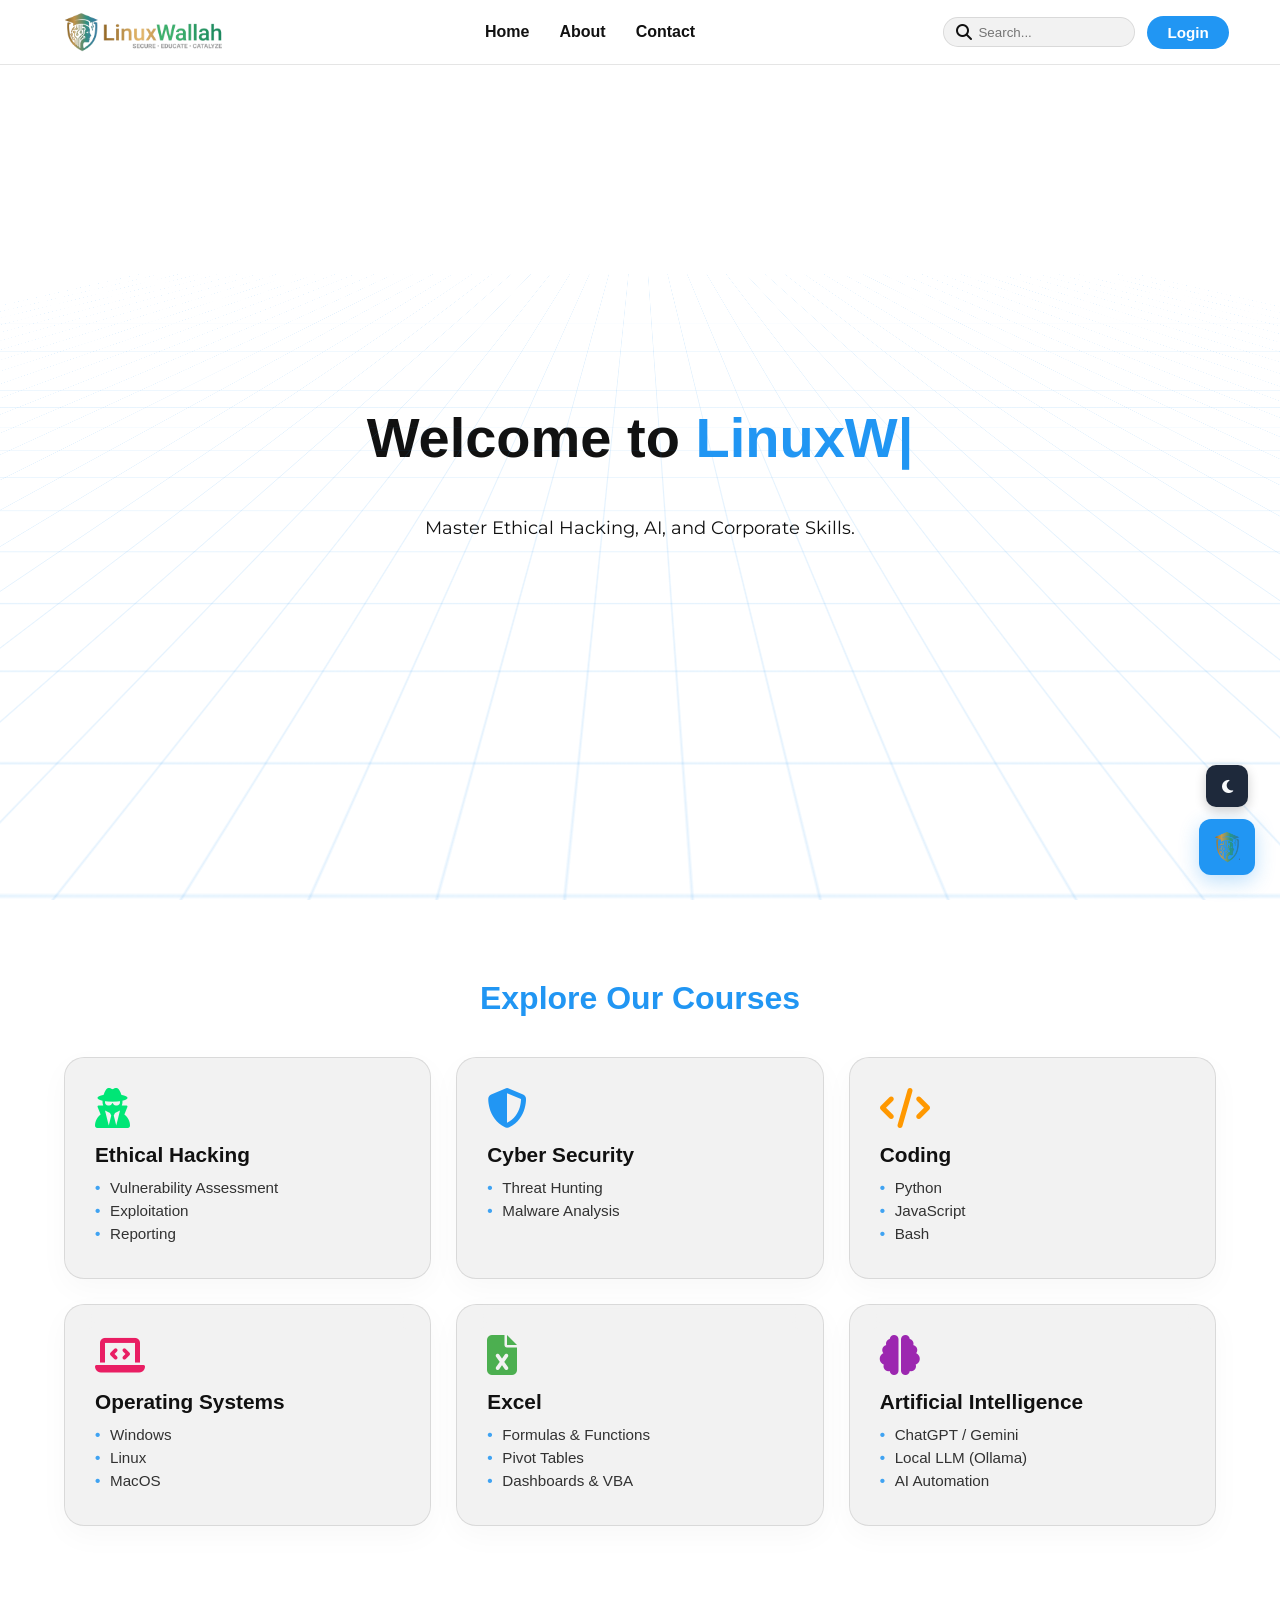
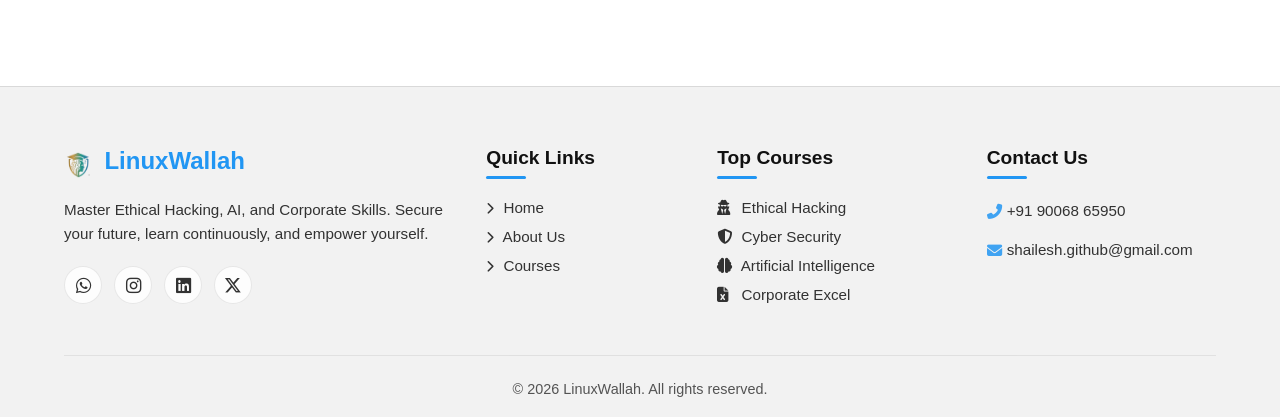
<file: index.html>
<!DOCTYPE html>
<html lang="en">
<head>
    <meta charset="UTF-8">
    <meta name="viewport" content="width=device-width, initial-scale=1.0">
    <title>LinuxWallah | Secure • Learn • Empower</title>
    <link rel="icon" href="assets/shield-logo.png">
    <link rel="stylesheet" href="https://cdnjs.cloudflare.com/ajax/libs/font-awesome/6.4.0/css/all.min.css">
    
    <link rel="preconnect" href="https://fonts.googleapis.com">
    <link rel="preconnect" href="https://fonts.gstatic.com" crossorigin>
    <link href="https://fonts.googleapis.com/css2?family=Montserrat:wght@400;500;600&display=swap" rel="stylesheet">

    <link rel="stylesheet" href="css/style.css">

    <!-- Google Person Schema Markup Start (UPDATED) -->
    <script type="application/ld+json">
    {
      "@context": "https://schema.org",
      "@type": "Person",
      "name": "Shailesh Zx",
      "url": "https://linuxwallah.in",
      "jobTitle": "Ethical Hacker, Cyber Security Expert & Developer",
      "email": "shailesh.github@gmail.com",
      "telephone": "+919006865950",
      "sameAs": [
        "https://instagram.com/shailesh.zx",
        "https://linkedin.com/in/shailesh-zx",
        "https://x.com/ZxShailesh",
        "https://www.reddit.com/user/Shailesh-Zx/",
        "https://orcid.org/0009-0003-5520-8423"
      ],
      "worksFor": {
        "@type": "Organization",
        "name": "LinuxWallah"
      }
    }
    </script>
    <!-- Google Person Schema Markup End -->
</head>
<body>

    <nav class="navbar">
        <div class="nav-container">
            <a href="index.html" class="logo">
                <img src="assets/full-logo.png" alt="LinuxWallah Logo">
            </a>
            
            <div class="nav-links" id="navLinks">
                <a href="#home">Home</a>
                <a href="about.html">About</a>
                <!-- Updated Contact Link -->
                <a href="contact.html">Contact</a>
            </div>

            <div class="nav-right">
                <div class="search-box">
                    <i class="fas fa-search"></i>
                    <input type="text" placeholder="Search...">
                </div>
                <a href="login.html" class="btn login-btn">Login</a>
                <div class="hamburger" id="hamburger">
                    <i class="fas fa-bars"></i>
                </div>
            </div>
        </div>
    </nav>

    <header id="home" class="hero">
        <div class="cyber-grid"></div>
        <div class="hero-content">
            <h1 class="typing-container">
                <span id="typing-text"></span><span class="cursor">|</span>
            </h1>
            <p style="margin-top: 25px; font-size: 1.1rem; font-family: 'Montserrat', sans-serif; font-weight: 400; color: var(--text-color);">Master Ethical Hacking, AI, and Corporate Skills.</p>
        </div>
    </header>

    <section id="courses" class="categories">
        <h2 style="text-align: center; margin-bottom: 40px; color: var(--primary-blue); font-size: 2rem;">Explore Our Courses</h2>
        <div class="card-grid">
            
            <div class="glass-card" onclick="window.location.href='courses/ethical-hacking.html'" style="cursor: pointer;">
                <i class="fas fa-user-secret icon" style="color: var(--accent-green);"></i>
                <h3>Ethical Hacking</h3>
                <ul>
                    <li>Vulnerability Assessment</li>
                    <li>Exploitation</li>
                    <li>Reporting</li>
                </ul>
            </div>

            <div class="glass-card" onclick="window.location.href='courses/cyber-security.html'" style="cursor: pointer;">
                <i class="fas fa-shield-alt icon" style="color: var(--primary-blue);"></i>
                <h3>Cyber Security</h3>
                <ul>
                    <li>Threat Hunting</li>
                    <li>Malware Analysis</li>
                </ul>
            </div>

            <div class="glass-card" onclick="window.location.href='courses/coding.html'" style="cursor: pointer;">
                <i class="fas fa-code icon" style="color: #ff9800;"></i>
                <h3>Coding</h3>
                <ul>
                    <li>Python</li>
                    <li>JavaScript</li>
                    <li>Bash</li>
                </ul>
            </div>

            <div class="glass-card" onclick="window.location.href='courses/operating-systems.html'" style="cursor: pointer;">
                <i class="fas fa-laptop-code icon" style="color: #e91e63;"></i>
                <h3>Operating Systems</h3>
                <ul>
                    <li>Windows</li>
                    <li>Linux</li>
                    <li>MacOS</li>
                </ul>
            </div>

            <div class="glass-card" onclick="window.location.href='courses/excel.html'" style="cursor: pointer;">
                <i class="fas fa-file-excel icon" style="color: #4caf50;"></i>
                <h3>Excel</h3>
                <ul>
                    <li>Formulas & Functions</li>
                    <li>Pivot Tables</li>
                    <li>Dashboards & VBA</li>
                </ul>
            </div>

            <div class="glass-card" onclick="window.location.href='courses/artificial-intelligence.html'" style="cursor: pointer;">
                <i class="fas fa-brain icon" style="color: #9c27b0;"></i>
                <h3>Artificial Intelligence</h3>
                <ul>
                    <li>ChatGPT / Gemini</li>
                    <li>Local LLM (Ollama)</li>
                    <li>AI Automation</li>
                </ul>
            </div>
        </div>
    </section>

    <footer class="footer">
        <div class="footer-container">
            <div class="footer-col brand-col">
                <div class="footer-logo">
                    <img src="assets/shield-logo.png" alt="LinuxWallah Logo" style="width: 28px; vertical-align: middle; margin-right: 8px;">
                    <span style="font-size: 1.5rem; font-weight: 700; color: var(--primary-blue);">LinuxWallah</span>
                </div>
                <p>Master Ethical Hacking, AI, and Corporate Skills. Secure your future, learn continuously, and empower yourself.</p>
                <!-- Updated Footer Social Links -->
                <div class="social-links">
                    <a href="https://wa.me/+919006865950" title="WhatsApp" target="_blank"><i class="fab fa-whatsapp"></i></a>
                    <a href="https://instagram.com/shailesh.zx" title="Instagram" target="_blank"><i class="fab fa-instagram"></i></a>
                    <a href="https://linkedin.com/in/shailesh-zx" title="LinkedIn" target="_blank"><i class="fab fa-linkedin"></i></a>
                    <a href="https://x.com/ZxShailesh" title="X (Twitter)" target="_blank"><i class="fab fa-x-twitter"></i></a>
                </div>
            </div>
            
            <div class="footer-col">
                <h3>Quick Links</h3>
                <a href="#home"><i class="fas fa-chevron-right" style="font-size: 0.8em; margin-right: 5px;"></i> Home</a>
                <a href="about.html"><i class="fas fa-chevron-right" style="font-size: 0.8em; margin-right: 5px;"></i> About Us</a>
                <a href="#courses"><i class="fas fa-chevron-right" style="font-size: 0.8em; margin-right: 5px;"></i> Courses</a>
            </div>

            <div class="footer-col">
                <h3>Top Courses</h3>
                <a href="courses/ethical-hacking.html"><i class="fas fa-user-secret" style="width: 20px;"></i> Ethical Hacking</a>
                <a href="courses/cyber-security.html"><i class="fas fa-shield-alt" style="width: 20px;"></i> Cyber Security</a>
                <a href="courses/artificial-intelligence.html"><i class="fas fa-brain" style="width: 20px;"></i> Artificial Intelligence</a>
                <a href="courses/excel.html"><i class="fas fa-file-excel" style="width: 20px;"></i> Corporate Excel</a>
            </div>

            <div class="footer-col">
                <h3>Contact Us</h3>
                <p><i class="fas fa-phone-alt" style="color: var(--primary-blue); width: 20px;"></i> +91 90068 65950</p>
                <!-- Updated Email Address -->
                <p><i class="fas fa-envelope" style="color: var(--primary-blue); width: 20px;"></i> shailesh.github@gmail.com</p>
            </div>
        </div>
        
        <div class="footer-bottom">
            <p>&copy; 2026 LinuxWallah. All rights reserved.</p>
        </div>
    </footer>

    <div class="chatbot-container" id="chatbot-container">
        <div class="chatbot-header">
            <div style="display: flex; align-items: center; gap: 8px;">
                <img src="assets/shield-logo.png" alt="AI" style="width: 24px; height: 24px;">
                <span style="font-weight: bold;">LinuxWallah AI</span>
            </div>
            <button id="close-chat" style="background:none; border:none; color:white; font-size:18px; cursor:pointer;"><i class="fas fa-times"></i></button>
        </div>
        <div class="chatbot-body">
            <div class="bot-msg">Hello! Ask LinuxWallah AI anything...</div>
        </div>
        <div class="chatbot-input">
            <input type="text" placeholder="Type your question...">
            <button style="background:none; border:none; color:var(--primary-blue); cursor:pointer; font-size:18px;"><i class="fas fa-paper-plane"></i></button>
        </div>
    </div>

    <div class="floating-controls">
        <button id="theme-toggle" class="theme-btn" title="Toggle Dark/Light Mode">
            <i class="fas fa-moon"></i>
        </button>
        <button id="chat-toggle" class="chat-btn" title="Open AI Chat">
            <img src="assets/shield-logo.png" alt="Chat">
        </button>
    </div>

    <script src="js/typing.js"></script>
    <script src="js/theme.js"></script>
    <script src="js/chatbot.js"></script>
    <script src="js/mobile-menu.js"></script>
    
    <script src="js/auth-nav.js"></script>
</body>
</html>
</file>
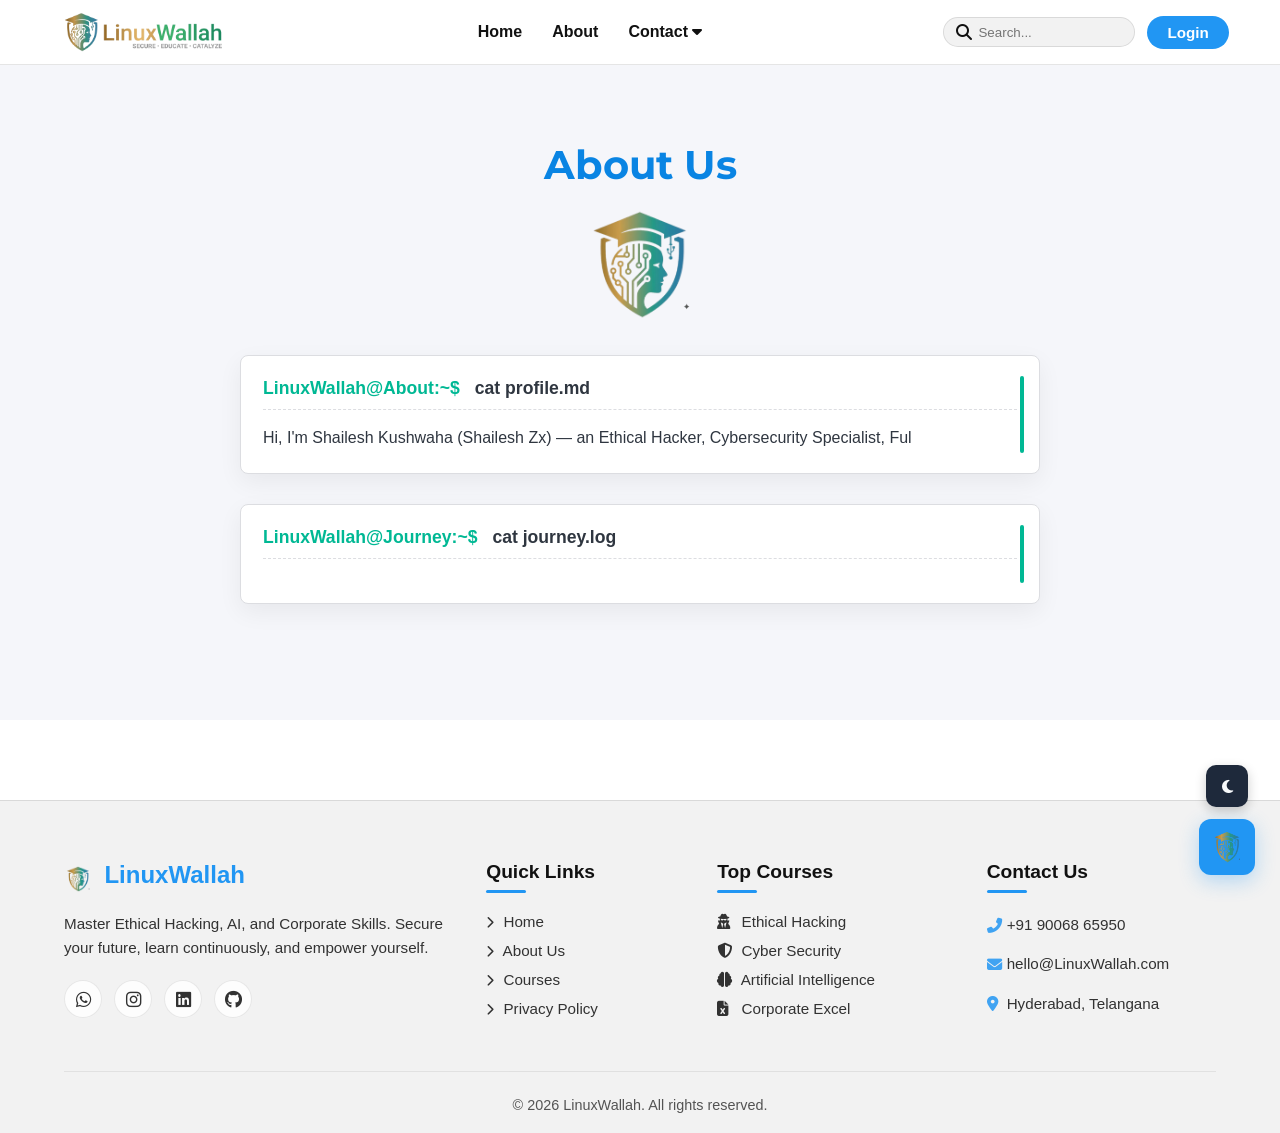
<file: about.html>
<!DOCTYPE html>
<html lang="en">
<head>
    <meta charset="UTF-8">
    <meta name="viewport" content="width=device-width, initial-scale=1.0">
    <title>About Me | LinuxWallah</title>
    <link class="icon" href="assets/shield-logo.png">
    <link rel="stylesheet" href="https://cdnjs.cloudflare.com/ajax/libs/font-awesome/6.4.0/css/all.min.css">
    
    <link rel="preconnect" href="https://fonts.googleapis.com">
    <link rel="preconnect" href="https://fonts.gstatic.com" crossorigin>
    <link href="https://fonts.googleapis.com/css2?family=Montserrat:wght@400;500;600&display=swap" rel="stylesheet">

    <link rel="stylesheet" href="css/style.css">

    <!-- Google Person Schema Markup Start -->
    <script type="application/ld+json">
    {
      "@context": "https://schema.org",
      "@type": "Person",
      "name": "Shailesh Zx",
      "url": "https://linuxwallah.in",
      "jobTitle": "Ethical Hacker, Cyber Security Expert & Developer",
      "email": "shailesh.github@gmail.com",
      "telephone": "+919006865950",
      "sameAs": [
        "https://github.com/shailesh-zx",
        "https://www.linkedin.com/in/shailesh-zx",
        "https://www.instagram.com/shailesh.zx",
        "https://orcid.org/0009-0003-5520-8423"
      ],
      "worksFor": {
        "@type": "Organization",
        "name": "LinuxWallah"
      }
    }
    </script>
    <!-- Google Person Schema Markup End -->

    <style>
      /* DEFAULT LIGHT THEME COLORS */
      :root {
        --about-bg: #f5f6fa;
        --about-text: #1e272e;
        --terminal-bg: #ffffff;
        --terminal-border: #dcdde1;
        --terminal-text: #2f3640;
        --terminal-prompt: #00b894; 
        --terminal-cmd: #2f3640;
        --terminal-heading: #0984e3;
        --logo-opacity: 1;
      }

      /* AUTOMATIC DARK THEME OVERRIDE */
      html[data-theme="dark"] {
        --about-bg: #0b0c10;
        --about-text: #ffffff;
        --terminal-bg: #121212;
        --terminal-border: #1f2937;
        --terminal-text: #d1d5db;
        --terminal-prompt: #00ff88; 
        --terminal-cmd: #ffffff;
        --terminal-heading: var(--primary-blue, #2196F3);
        --logo-opacity: 1;
      }

      /* Terminal Page Specific Layout and Styling */
      .about-section {
        background-color: var(--about-bg);
        color: var(--about-text);
        font-family: 'Courier New', Courier, monospace;
        display: flex;
        flex-direction: column;
        align-items: center;
        padding: 140px 20px 60px 20px; 
        min-height: 80vh;
        transition: background-color 0.3s ease, color 0.3s ease;
      }
      
      .about-heading {
        font-size: 2.5rem;
        font-weight: bold;
        margin-bottom: 20px;
        text-align: center;
        font-family: 'Montserrat', sans-serif;
        color: var(--terminal-heading);
        transition: color 0.3s ease;
      }
      
      .logo-top-container {
        display: flex;
        justify-content: center;
        align-items: center;
        margin-bottom: 35px;
        width: 100%;
        opacity: var(--logo-opacity);
        transition: opacity 0.3s ease;
      }
      
      .custom-logo-hd {
        width: 120px;
        height: auto;
        display: block;
        image-rendering: -webkit-optimize-contrast;
        image-rendering: crisp-edges;
      }
      
      .terminal-container {
        background-color: var(--terminal-bg) !important;
        border: 1px solid var(--terminal-border) !important;
        border-radius: 8px;
        width: 100%;
        max-width: 800px;
        margin-bottom: 30px;
        padding: 22px;
        box-shadow: 0 8px 24px rgba(0, 0, 0, 0.06);
        position: relative;
        min-height: 100px;
        box-sizing: border-box;
        transition: background-color 0.3s ease, border-color 0.3s ease;
      }
      
      .terminal-container::after {
        content: '';
        position: absolute;
        right: 15px;
        top: 20px;
        bottom: 20px;
        width: 4px;
        background-color: var(--terminal-prompt);
        border-radius: 2px;
        transition: background-color 0.3s ease;
      }
      
      .terminal-header {
        font-size: 1.1rem;
        margin-bottom: 15px;
        border-bottom: 1px dashed var(--terminal-border);
        padding-bottom: 10px;
        font-weight: 600;
        color: var(--terminal-text);
        transition: border-color 0.3s ease, color 0.3s ease;
      }
      
      .prompt {
        color: var(--terminal-prompt);
        font-weight: bold;
        transition: color 0.3s ease;
      }
      
      .command {
        color: var(--terminal-cmd);
        margin-left: 10px;
        transition: color 0.3s ease;
      }
      
      .terminal-body {
        color: var(--terminal-text) !important;
        font-size: 1rem;
        line-height: 1.6;
        padding-right: 25px;
        white-space: pre-wrap;
        transition: color 0.3s ease;
      }
      
      .cursor {
        display: inline-block;
        width: 8px;
        height: 16px;
        background-color: var(--terminal-prompt);
        vertical-align: middle;
        margin-left: 4px;
        animation: blink 1s step-end infinite;
        transition: background-color 0.3s ease;
      }
      
      @keyframes blink {
        from, to { opacity: 1; }
        50% { opacity: 0; }
      }

      /* Mobile Sizing Improvements */
      @media (max-width: 768px) {
        .custom-logo-hd {
          width: 95px;
        }
        .about-heading {
          font-size: 2rem;
        }
        .logo-top-container {
          margin-bottom: 25px;
        }
      }
    </style>
</head>
<body>

    <nav class="navbar">
        <div class="nav-container">
            <a href="index.html" class="logo">
                <img src="assets/full-logo.png" alt="LinuxWallah Logo">
            </a>
            
            <div class="nav-links" id="navLinks">
                <a href="index.html">Home</a>
                <a href="about.html" class="active">About</a>
                <!-- Updated Link Below: Points to contact.html -->
                <div class="dropdown">
                    <a href="contact.html" class="dropbtn">Contact <i class="fas fa-caret-down"></i></a>
                </div>
            </div>

            <div class="nav-right">
                <div class="search-box">
                    <i class="fas fa-search"></i>
                    <input type="text" placeholder="Search...">
                </div>
                <a href="login.html" class="btn login-btn">Login</a>
                <div class="hamburger" id="hamburger">
                    <i class="fas fa-bars"></i>
                </div>
            </div>
        </div>
    </nav>

    <div class="about-section">
        <h2 class="about-heading">About Us</h2>

        <div class="logo-top-container">
            <img src="assets/shield-logo.png" alt="LinuxWallah Shield Logo" class="custom-logo-hd">
        </div>

        <div class="terminal-container">
            <div class="terminal-header">
                <span class="prompt">LinuxWallah@About:~$</span>
                <span class="command">cat profile.md</span>
            </div>
            <div class="terminal-body" id="text1"></div>
        </div>

        <div class="terminal-container">
            <div class="terminal-header">
                <span class="prompt">LinuxWallah@Journey:~$</span>
                <span class="command">cat journey.log</span>
            </div>
            <div class="terminal-body" id="text2"></div>
        </div>
    </div>

    <footer class="footer">
        <div class="footer-container">
            <div class="footer-col brand-col">
                <div class="footer-logo">
                    <img src="assets/shield-logo.png" alt="LinuxWallah Logo" style="width: 28px; vertical-align: middle; margin-right: 8px;">
                    <span style="font-size: 1.5rem; font-weight: 700; color: var(--primary-blue);">LinuxWallah</span>
                </div>
                <p>Master Ethical Hacking, AI, and Corporate Skills. Secure your future, learn continuously, and empower yourself.</p>
                <div class="social-links">
                    <a href="https://wa.me/+919006865950" title="WhatsApp" target="_blank"><i class="fab fa-whatsapp"></i></a>
                    <a href="https://www.instagram.com/shailesh.zx" title="Instagram" target="_blank"><i class="fab fa-instagram"></i></a>
                    <a href="https://www.linkedin.com/in/shailesh-zx" title="LinkedIn" target="_blank"><i class="fab fa-linkedin"></i></a>
                    <a href="https://github.com/shailesh-zx/" title="GitHub" target="_blank"><i class="fab fa-github"></i></a>
                </div>
            </div>
            
            <div class="footer-col">
                <h3>Quick Links</h3>
                <a href="index.html#home"><i class="fas fa-chevron-right" style="font-size: 0.8em; margin-right: 5px;"></i> Home</a>
                <a href="about.html"><i class="fas fa-chevron-right" style="font-size: 0.8em; margin-right: 5px;"></i> About Us</a>
                <a href="index.html#courses"><i class="fas fa-chevron-right" style="font-size: 0.8em; margin-right: 5px;"></i> Courses</a>
                <a href="#"><i class="fas fa-chevron-right" style="font-size: 0.8em; margin-right: 5px;"></i> Privacy Policy</a>
            </div>

            <div class="footer-col">
                <h3>Top Courses</h3>
                <a href="index.html#courses"><i class="fas fa-user-secret" style="width: 20px;"></i> Ethical Hacking</a>
                <a href="index.html#courses"><i class="fas fa-shield-alt" style="width: 20px;"></i> Cyber Security</a>
                <a href="index.html#courses"><i class="fas fa-brain" style="width: 20px;"></i> Artificial Intelligence</a>
                <a href="index.html#courses"><i class="fas fa-file-excel" style="width: 20px;"></i> Corporate Excel</a>
            </div>

            <div class="footer-col">
                <h3>Contact Us</h3>
                <p><i class="fas fa-phone-alt" style="color: var(--primary-blue); width: 20px;"></i> +91 90068 65950</p>
                <p><i class="fas fa-envelope" style="color: var(--primary-blue); width: 20px;"></i> hello@LinuxWallah.com</p>
                <p><i class="fas fa-map-marker-alt" style="color: var(--primary-blue); width: 20px;"></i> Hyderabad, Telangana</p>
            </div>
        </div>
        
        <div class="footer-bottom">
            <p>&copy; 2026 LinuxWallah. All rights reserved.</p>
        </div>
    </footer>

    <div class="chatbot-container" id="chatbot-container">
        <div class="chatbot-header">
            <div style="display: flex; align-items: center; gap: 8px;">
                <img src="assets/shield-logo.png" alt="AI" style="width: 24px; height: 24px;">
                <span style="font-weight: bold;">LinuxWallah AI</span>
            </div>
            <button id="close-chat" style="background:none; border:none; color:white; font-size:18px; cursor:pointer;"><i class="fas fa-times"></i></button>
        </div>
        <div class="chatbot-body">
            <div class="bot-msg">Hello! Ask LinuxWallah AI anything...</div>
        </div>
        <div class="chatbot-input">
            <input type="text" placeholder="Type your question...">
            <button style="background:none; border:none; color:var(--primary-blue); cursor:pointer; font-size:18px;"><i class="fas fa-paper-plane"></i></button>
        </div>
    </div>

    <div class="floating-controls">
        <button id="theme-toggle" class="theme-btn" title="Toggle Dark/Light Mode">
            <i class="fas fa-moon"></i>
        </button>
        <button id="chat-toggle" class="chat-btn" title="Open AI Chat">
            <img src="assets/shield-logo.png" alt="Chat">
        </button>
    </div>

    <script src="js/theme.js"></script>
    <script src="js/chatbot.js"></script>
    <script src="js/mobile-menu.js"></script>

    <script>
      const text1 = `Hi, I'm Shailesh Kushwaha (Shailesh Zx) — an Ethical Hacker, Cybersecurity Specialist, Full-Stack Developer, Linux Expert, Coder, and AI Agent & Chatbot Builder with 5+ years of experience. I specialize in developing secure, intelligent, and innovative technology solutions, combining software development, cybersecurity, Linux expertise, and AI automation to solve real-world challenges.

Passionate about technology and continuous learning, I actively explore the latest advancements in cybersecurity, ethical hacking, software development, and artificial intelligence. My goal is to build powerful, secure, and efficient digital experiences that make a difference.

My identity is simple: I am different, and that's what makes me unique. 🚀

Developer • Ethical Hacker • Cybersecurity Specialist • Linux Expert • Lifelong Learner`;

      const text2 = `Technical Milestones Log:
[2021] ✓ Initialized Terminal Core, Mastered Basic Linux Commands & Architecture
[2022] ✓ Deep-dived into Operating Systems, File System Security & Dual-Boot Configurations
[2023] ✓ Acquired Full-Stack & Database Scripting Fundamentals (HTML, CSS, JS, SQL, SQLite, Python)
[2024] ✓ Transitioned to Advanced Network Scanning, Exploitation, Packet Sniffing & Vulnerability Assessment
[2025] ✓ Engineered Autonomous AI Agents, Custom Local LLMs & Offline Intelligent Chatbots
[2026] ✓ Deployed Secure Full-Stack Infrastructure & Cyber Security Course Deployment for LinuxWallah Platform

Mission: Building Privacy-First Autonomous Infrastructure, Penetration Testing Frameworks & Next-Gen Cyber Defense Ecosystems.`;

      function typeEffect(elementId, text, speed, callback) {
        let i = 0;
        const element = document.getElementById(elementId);
        if(!element) return;
        
        function typing() {
          if (i < text.length) {
            element.innerHTML += text.charAt(i);
            i++;
            setTimeout(typing, speed);
          } else {
            element.innerHTML += '<span class="cursor"></span>';
            if(callback) callback();
          }
        }
        typing();
      }

      window.addEventListener('load', () => {
        typeEffect('text1', text1, 12, function() {
          typeEffect('text2', text2, 12);
        });
      });
    </script>
    <script src="js/auth-nav.js"></script>
</body>
</html>
</file>
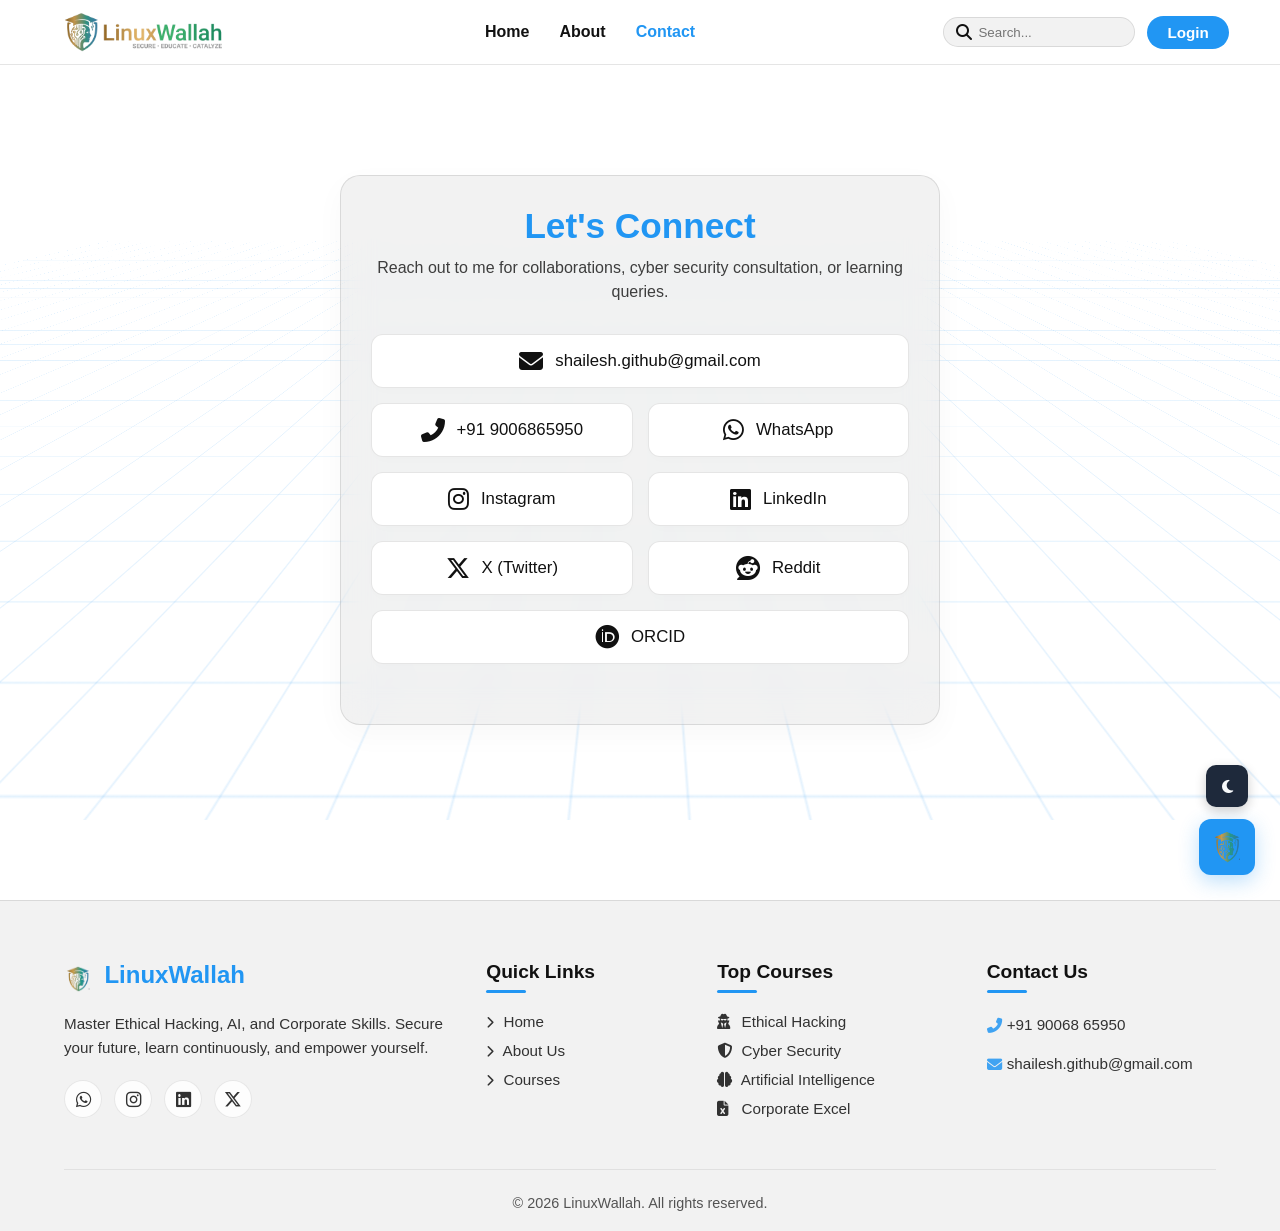
<file: contact.html>
<!DOCTYPE html>
<html lang="en">
<head>
    <meta charset="UTF-8">
    <meta name="viewport" content="width=device-width, initial-scale=1.0">
    <title>Contact Us | LinuxWallah</title>
    <link rel="icon" href="assets/shield-logo.png">
    <!-- FontAwesome 6.4.0 -->
    <link rel="stylesheet" href="https://cdnjs.cloudflare.com/ajax/libs/font-awesome/6.4.0/css/all.min.css">
    <link href="https://fonts.googleapis.com/css2?family=Montserrat:wght@400;500;600&display=swap" rel="stylesheet">
    <link rel="stylesheet" href="css/style.css">
    
    <style>
        .contact-wrapper {
            /* Navbar aur footer ke beech me fit karne ke liye */
            min-height: calc(100vh - 80px); 
            display: flex;
            justify-content: center;
            align-items: center;
            padding: 140px 20px 60px;
            position: relative;
            overflow: hidden; /* Grid ko bahar jane se rokne ke liye */
        }
        .contact-card {
            width: 100%;
            max-width: 600px;
            text-align: center;
            position: relative; 
            z-index: 10; /* FIX: Mobile me buttons par click na hone ki problem yaha se theek hogi */
        }
        .contact-info-grid {
            margin: 30px 0;
            display: grid;
            grid-template-columns: 1fr 1fr;
            gap: 15px;
        }
        .contact-item {
            display: flex;
            align-items: center;
            justify-content: center;
            gap: 12px;
            padding: 14px;
            background: var(--nav-bg);
            border: 1px solid var(--border-color);
            border-radius: 12px;
            color: var(--text-color);
            text-decoration: none;
            font-size: 1.05rem;
            font-weight: 500;
            transition: all 0.3s ease;
            box-shadow: 0 4px 15px rgba(0,0,0,0.02);
            position: relative;
            z-index: 11; /* Extra safety for clicks */
        }
        .contact-item.full-width {
            grid-column: span 2;
        }
        .contact-item:hover {
            transform: translateY(-4px);
        }
        .contact-item i {
            font-size: 1.5rem;
        }
        
        /* Brand Colors on Hover */
        .item-whatsapp:hover { color: #25D366; border-color: #25D366; box-shadow: 0 8px 25px rgba(37, 211, 102, 0.15); }
        .item-call:hover { color: #00E676; border-color: #00E676; box-shadow: 0 8px 25px rgba(0, 230, 118, 0.15); }
        .item-email:hover { color: var(--primary-blue); border-color: var(--primary-blue); box-shadow: 0 8px 25px rgba(33, 150, 243, 0.15); }
        .item-instagram:hover { color: #E1306C; border-color: #E1306C; box-shadow: 0 8px 25px rgba(225, 48, 108, 0.15); }
        .item-linkedin:hover { color: #0077b5; border-color: #0077b5; box-shadow: 0 8px 25px rgba(0, 119, 181, 0.15); }
        .item-x:hover { color: #1DA1F2; border-color: #1DA1F2; box-shadow: 0 8px 25px rgba(29, 161, 242, 0.15); }
        .item-reddit:hover { color: #FF4500; border-color: #FF4500; box-shadow: 0 8px 25px rgba(255, 69, 0, 0.15); }
        .item-orcid:hover { color: #A6CE39; border-color: #A6CE39; box-shadow: 0 8px 25px rgba(166, 206, 57, 0.15); }

        [data-theme="dark"] .item-x:hover { color: #ffffff; border-color: #ffffff; box-shadow: 0 8px 25px rgba(255, 255, 255, 0.2); }

        @media (max-width: 600px) {
            .contact-info-grid {
                grid-template-columns: 1fr; /* Mobile me 1 column */
            }
            .contact-item.full-width {
                grid-column: span 1;
            }
            .contact-wrapper {
                padding: 120px 20px 40px;
            }
        }
    </style>
</head>
<body>

    <!-- Navbar (Same as Homepage) -->
    <nav class="navbar">
        <div class="nav-container">
            <a href="index.html" class="logo">
                <img src="assets/full-logo.png" alt="LinuxWallah Logo">
            </a>
            
            <div class="nav-links" id="navLinks">
                <a href="index.html">Home</a>
                <a href="about.html">About</a>
                <a href="contact.html" style="color: var(--primary-blue);">Contact</a>
            </div>

            <div class="nav-right">
                <div class="search-box">
                    <i class="fas fa-search"></i>
                    <input type="text" placeholder="Search...">
                </div>
                <a href="login.html" class="btn login-btn">Login</a>
                <div class="hamburger" id="hamburger">
                    <i class="fas fa-bars"></i>
                </div>
            </div>
        </div>
    </nav>

    <!-- Social / Contact Section -->
    <section class="contact-wrapper">
        <div class="cyber-grid"></div> 
        <div class="glass-card contact-card">
            <h2 style="color: var(--primary-blue); margin-bottom: 10px; font-size: 2.2rem;">Let's Connect</h2>
            <p style="opacity: 0.8; font-size: 1rem; line-height: 1.5;">Reach out to me for collaborations, cyber security consultation, or learning queries.</p>
            
            <div class="contact-info-grid">
                
                <!-- Email (Full Width) -->
                <a href="mailto:shailesh.github@gmail.com" class="contact-item item-email full-width">
                    <i class="fas fa-envelope"></i> shailesh.github@gmail.com
                </a>

                <!-- Phone -->
                <a href="tel:+919006865950" class="contact-item item-call">
                    <i class="fas fa-phone-alt"></i> +91 9006865950
                </a>

                <!-- WhatsApp -->
                <a href="https://wa.me/+919006865950" target="_blank" class="contact-item item-whatsapp">
                    <i class="fab fa-whatsapp"></i> WhatsApp
                </a>
                
                <!-- Instagram -->
                <a href="https://instagram.com/shailesh.zx" target="_blank" class="contact-item item-instagram">
                    <i class="fab fa-instagram"></i> Instagram
                </a>
                
                <!-- LinkedIn -->
                <a href="https://linkedin.com/in/shailesh-zx" target="_blank" class="contact-item item-linkedin">
                    <i class="fab fa-linkedin"></i> LinkedIn
                </a>
                
                <!-- X (Twitter) -->
                <a href="https://x.com/ZxShailesh" target="_blank" class="contact-item item-x">
                    <i class="fab fa-x-twitter"></i> X (Twitter)
                </a>

                <!-- Reddit -->
                <a href="https://www.reddit.com/user/Shailesh-Zx/" target="_blank" class="contact-item item-reddit">
                    <i class="fab fa-reddit"></i> Reddit
                </a>

                <!-- ORCID -->
                <a href="https://orcid.org/0009-0003-5520-8423" target="_blank" class="contact-item item-orcid full-width">
                    <i class="fab fa-orcid"></i> ORCID
                </a>
                
            </div>
        </div>
    </section>

    <!-- Footer (Imported from Homepage) -->
    <footer class="footer">
        <div class="footer-container">
            <div class="footer-col brand-col">
                <div class="footer-logo">
                    <img src="assets/shield-logo.png" alt="LinuxWallah Logo" style="width: 28px; vertical-align: middle; margin-right: 8px;">
                    <span style="font-size: 1.5rem; font-weight: 700; color: var(--primary-blue);">LinuxWallah</span>
                </div>
                <p>Master Ethical Hacking, AI, and Corporate Skills. Secure your future, learn continuously, and empower yourself.</p>
                <div class="social-links">
                    <a href="https://wa.me/+919006865950" title="WhatsApp" target="_blank"><i class="fab fa-whatsapp"></i></a>
                    <a href="https://instagram.com/shailesh.zx" title="Instagram" target="_blank"><i class="fab fa-instagram"></i></a>
                    <a href="https://linkedin.com/in/shailesh-zx" title="LinkedIn" target="_blank"><i class="fab fa-linkedin"></i></a>
                    <a href="https://x.com/ZxShailesh" title="X (Twitter)" target="_blank"><i class="fab fa-x-twitter"></i></a>
                </div>
            </div>
            
            <div class="footer-col">
                <h3>Quick Links</h3>
                <a href="index.html"><i class="fas fa-chevron-right" style="font-size: 0.8em; margin-right: 5px;"></i> Home</a>
                <a href="about.html"><i class="fas fa-chevron-right" style="font-size: 0.8em; margin-right: 5px;"></i> About Us</a>
                <a href="index.html#courses"><i class="fas fa-chevron-right" style="font-size: 0.8em; margin-right: 5px;"></i> Courses</a>
            </div>

            <div class="footer-col">
                <h3>Top Courses</h3>
                <a href="courses/ethical-hacking.html"><i class="fas fa-user-secret" style="width: 20px;"></i> Ethical Hacking</a>
                <a href="courses/cyber-security.html"><i class="fas fa-shield-alt" style="width: 20px;"></i> Cyber Security</a>
                <a href="courses/artificial-intelligence.html"><i class="fas fa-brain" style="width: 20px;"></i> Artificial Intelligence</a>
                <a href="courses/excel.html"><i class="fas fa-file-excel" style="width: 20px;"></i> Corporate Excel</a>
            </div>

            <div class="footer-col">
                <h3>Contact Us</h3>
                <p><i class="fas fa-phone-alt" style="color: var(--primary-blue); width: 20px;"></i> +91 90068 65950</p>
                <p><i class="fas fa-envelope" style="color: var(--primary-blue); width: 20px;"></i> shailesh.github@gmail.com</p>
            </div>
        </div>
        
        <div class="footer-bottom">
            <p>&copy; 2026 LinuxWallah. All rights reserved.</p>
        </div>
    </footer>

    <!-- Chatbot Container (Optional: Same as homepage) -->
    <div class="chatbot-container" id="chatbot-container">
        <div class="chatbot-header">
            <div style="display: flex; align-items: center; gap: 8px;">
                <img src="assets/shield-logo.png" alt="AI" style="width: 24px; height: 24px;">
                <span style="font-weight: bold;">LinuxWallah AI</span>
            </div>
            <button id="close-chat" style="background:none; border:none; color:white; font-size:18px; cursor:pointer;"><i class="fas fa-times"></i></button>
        </div>
        <div class="chatbot-body">
            <div class="bot-msg">Hello! Ask LinuxWallah AI anything...</div>
        </div>
        <div class="chatbot-input">
            <input type="text" placeholder="Type your question...">
            <button style="background:none; border:none; color:var(--primary-blue); cursor:pointer; font-size:18px;"><i class="fas fa-paper-plane"></i></button>
        </div>
    </div>

    <!-- Floating Theme & Chat Button -->
    <div class="floating-controls">
        <button id="theme-toggle" class="theme-btn" title="Toggle Dark/Light Mode">
            <i class="fas fa-moon"></i>
        </button>
        <button id="chat-toggle" class="chat-btn" title="Open AI Chat">
            <img src="assets/shield-logo.png" alt="Chat">
        </button>
    </div>

    <!-- Scripts -->
    <script src="js/theme.js"></script>
    <script src="js/mobile-menu.js"></script>
    <script src="js/auth-nav.js"></script>
    <script src="js/chatbot.js"></script>
</body>
</html>
</file>
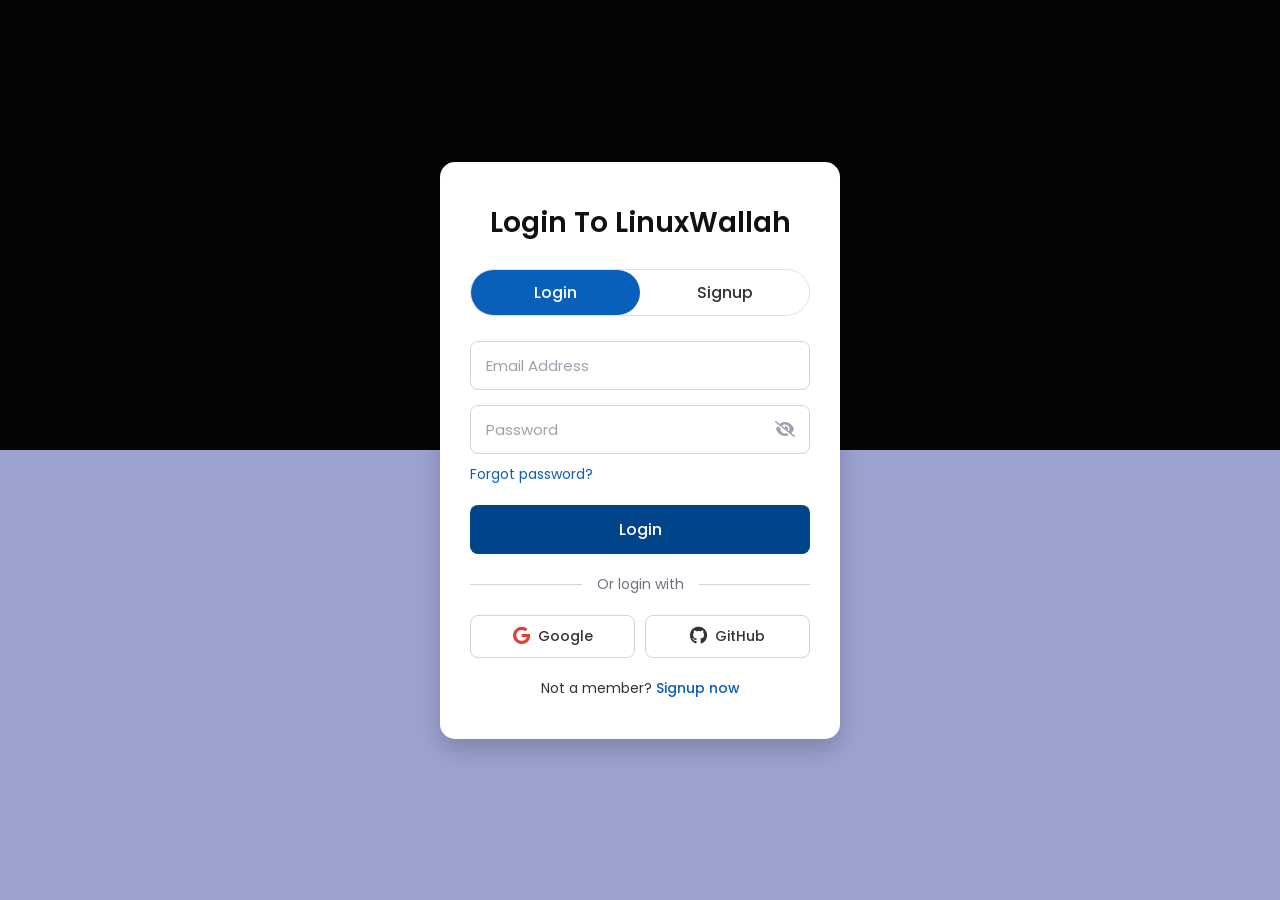
<file: dashboard.html>
<!DOCTYPE html>
<html lang="en">
<head>
    <meta charset="UTF-8">
    <meta name="viewport" content="width=device-width, initial-scale=1.0">
    <title>Dashboard | LinuxWallah</title>
    <link rel="stylesheet" href="css/style.css">
    <link rel="stylesheet" href="https://cdnjs.cloudflare.com/ajax/libs/font-awesome/6.4.0/css/all.min.css">
    <link href="https://fonts.googleapis.com/css2?family=Montserrat:wght@400;600&display=swap" rel="stylesheet">
    <style>
        body { font-family: 'Montserrat', sans-serif; background: #0a0a0f; color: #fff; display: flex; justify-content: center; align-items: center; height: 100vh; margin: 0; }
        .dash-card { background: rgba(255, 255, 255, 0.03); border: 1px solid rgba(255, 255, 255, 0.1); padding: 40px; border-radius: 12px; text-align: center; box-shadow: 0 10px 30px rgba(0,0,0,0.5); backdrop-filter: blur(10px); max-width: 400px; width: 100%; }
        .dash-avatar { width: 90px; height: 90px; border-radius: 50%; border: 3px solid #0860bb; margin-bottom: 20px; object-fit: cover; }
        h1 { margin: 10px 0; font-size: 1.8rem; color: #0860bb; text-transform: capitalize; }
        p { color: #aaa; margin: 5px 0 25px 0; font-size: 1rem; }
        .btn-home { background: #0860bb; color: white; padding: 12px 24px; text-decoration: none; border-radius: 5px; font-weight: 600; display: inline-flex; align-items: center; gap: 8px; transition: 0.3s; }
        .btn-home:hover { background: #064b93; transform: translateY(-2px); }
    </style>
</head>
<body>

    <div class="dash-card">
        <img src="https://www.gravatar.com/avatar/default?d=identicon&s=150" class="dash-avatar" alt="User">
        <h2 style="margin:0; font-size: 1.1rem; color: #888;">Welcome Back,</h2>
        <h1 id="dash-name">Loading...</h1>
        <p id="dash-email">loading...</p>
        <a href="index.html" class="btn-home"><i class="fas fa-home"></i> Go to Homepage</a>
    </div>

<script>
    document.addEventListener("DOMContentLoaded", function() {
        const userData = localStorage.getItem("user");
        if (!userData) {
            window.location.href = "login.html";
            return;
        }

        try {
            const user = JSON.parse(userData);
            
            // Clean fallback logic (Ab "undefined" string nahi aayegi)
            const finalName = user.username ? user.username : "LinuxWallah Student";
            const finalEmail = user.email ? user.email : "No Email Provided";

            document.getElementById("dash-name").innerText = finalName;
            document.getElementById("dash-email").innerText = finalEmail;
        } catch (e) {
            console.error("Error parsing user data");
            window.location.href = "login.html";
        }
    });
</script>
</body>
</html>
</file>
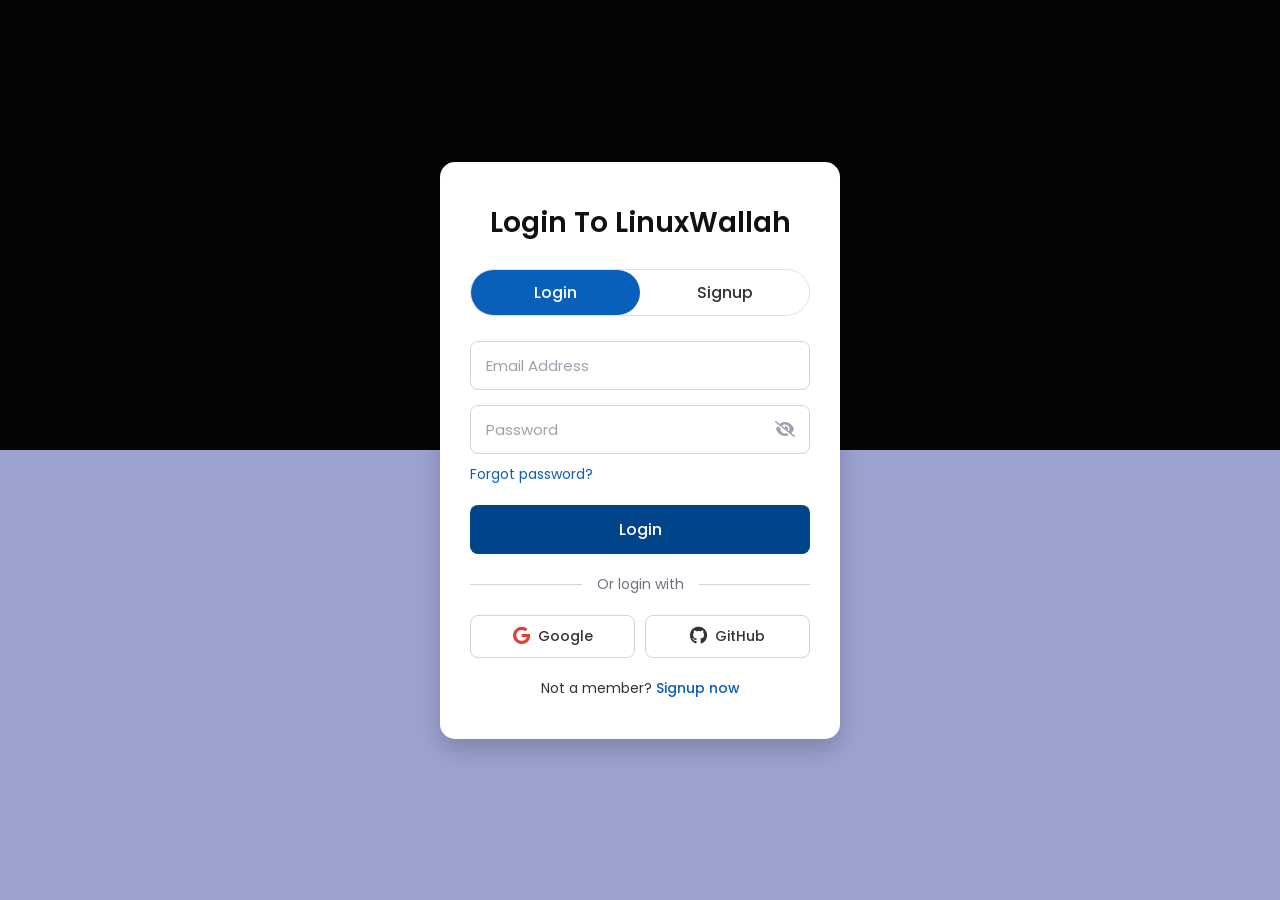
<file: login.html>
<!DOCTYPE html>
<html lang="en">
<head>
    <meta charset="UTF-8">
    <meta name="viewport" content="width=device-width, initial-scale=1.0">
    <title>Login & Signup</title>
    <link rel="stylesheet" href="https://cdnjs.cloudflare.com/ajax/libs/font-awesome/6.4.0/css/all.min.css">
    <style>
        /* Import Google Font */
        @import url('https://fonts.googleapis.com/css2?family=Poppins:wght@400;500;600&display=swap');

        * { margin: 0; padding: 0; box-sizing: border-box; font-family: 'Poppins', sans-serif; }
        body { background: linear-gradient(to bottom, #050505 50%, #9da3d1 50%); min-height: 100vh; display: flex; align-items: center; justify-content: center; padding: 20px; }
        .container { background: #ffffff; width: 100%; max-width: 400px; padding: 40px 30px; border-radius: 15px; box-shadow: 0 10px 25px rgba(0, 0, 0, 0.2); }
        .form-title { text-align: center; font-size: 28px; font-weight: 600; color: #111; margin-bottom: 25px; }
        .toggle-box { display: flex; border: 1px solid #e0e0e0; border-radius: 30px; margin-bottom: 25px; position: relative; }
        .toggle-btn { flex: 1; padding: 10px 0; border: none; background: transparent; font-size: 16px; font-weight: 500; cursor: pointer; transition: all 0.3s ease; }
        .toggle-btn.active { background: #0860bb; color: #ffffff; border-radius: 30px; }
        .toggle-btn:not(.active) { color: #333; }
        .form-group { display: flex; flex-direction: column; }
        
        .form-group input { width: 100%; padding: 12px 15px; margin-bottom: 15px; border: 1px solid #d1d5db; border-radius: 8px; font-size: 15px; outline: none; transition: border 0.3s; }
        .form-group input::placeholder { color: #9ca3af; }
        .form-group input:focus { border-color: #0860bb; }
        
        /* 🔥 NEW CSS FOR PASSWORD EYE ICON */
        .password-wrapper { position: relative; width: 100%; margin-bottom: 15px; }
        .password-wrapper input { margin-bottom: 0; padding-right: 40px; } /* Right padding so text doesn't touch icon */
        .toggle-icon { position: absolute; right: 15px; top: 50%; transform: translateY(-50%); cursor: pointer; color: #9ca3af; font-size: 16px; transition: color 0.3s; }
        .toggle-icon:hover { color: #0860bb; }

        .forgot-pass { text-align: left; color: #0860bb; font-size: 14px; text-decoration: none; margin-top: -5px; margin-bottom: 20px; display: inline-block; cursor: pointer; }
        .forgot-pass:hover { text-decoration: underline; }
        .submit-btn { width: 100%; padding: 12px; background: #00448a; color: #ffffff; border: none; border-radius: 8px; font-size: 16px; font-weight: 500; cursor: pointer; transition: background 0.3s; }
        .submit-btn:hover { background: #00366d; }
        .divider { display: flex; align-items: center; text-align: center; margin: 20px 0; color: #6b7280; font-size: 14px; }
        .divider::before, .divider::after { content: ''; flex: 1; border-bottom: 1px solid #d1d5db; }
        .divider:not(:empty):before { margin-right: 15px; }
        .divider:not(:empty):after { margin-left: 15px; }
        .social-login { display: flex; justify-content: space-between; gap: 10px; margin-bottom: 20px; }
        .social-btn { flex: 1; display: flex; align-items: center; justify-content: center; gap: 8px; padding: 10px; border: 1px solid #d1d5db; border-radius: 8px; text-decoration: none; color: #333; font-size: 14px; font-weight: 500; transition: background 0.3s; }
        .social-btn:hover { background: #f3f4f6; }
        .social-btn i { font-size: 18px; }
        .google i { color: #db4437; }
        .github i { color: #333; }
        .bottom-text { text-align: center; font-size: 14px; color: #333; }
        .bottom-text a { color: #0860bb; text-decoration: none; font-weight: 500; cursor: pointer; }
        .bottom-text a:hover { text-decoration: underline; }
        .hidden { display: none; }
        @media (max-width: 480px) {
            .container { padding: 30px 20px; }
            .form-title { font-size: 24px; }
            .social-login { flex-direction: column; gap: 12px; }
            .social-btn { width: 100%; padding: 12px; }
        }
    </style>
</head>
<body>

    <div class="container">
        <h2 class="form-title" id="form-title">Login To LinuxWallah</h2>
        
        <div class="toggle-box">
            <button type="button" class="toggle-btn active" id="login-toggle" onclick="showLogin()">Login</button>
            <button type="button" class="toggle-btn" id="signup-toggle" onclick="showSignup()">Signup</button>
        </div>

        <div id="login-form">
            <form class="form-group">
                <input type="email" id="login-email" placeholder="Email Address" required>
                
                <div class="password-wrapper">
                    <input type="password" id="login-password" placeholder="Password" required>
                    <i class="fa-solid fa-eye-slash toggle-icon" onclick="togglePasswordVisibility('login-password', this)"></i>
                </div>

                <a href="javascript:void(0)" class="forgot-pass" onclick="forgotPassword()">Forgot password?</a>
                <button type="submit" class="submit-btn">Login</button>
            </form>

            <div class="divider">Or login with</div>

            <div class="social-login">
                <a href="https://linuxwallah-auth.shailesh-github.workers.dev/auth/google" class="social-btn google"><i class="fa-brands fa-google"></i> Google</a>
                <a href="https://linuxwallah-auth.shailesh-github.workers.dev/auth/github" class="social-btn github"><i class="fa-brands fa-github"></i> GitHub</a>
            </div>

            <p class="bottom-text">Not a member? <a onclick="showSignup()">Signup now</a></p>
        </div>

        <div id="signup-form" class="hidden">
            <form class="form-group">
                <input type="text" id="signup-username" placeholder="Username" required>
                <input type="email" id="signup-email" placeholder="Email Address" required>
                
                <div class="password-wrapper">
                    <input type="password" id="signup-password" placeholder="Password" required>
                    <i class="fa-solid fa-eye-slash toggle-icon" onclick="togglePasswordVisibility('signup-password', this)"></i>
                </div>

                <div class="password-wrapper">
                    <input type="password" id="signup-confirm" placeholder="Confirm password" required>
                    <i class="fa-solid fa-eye-slash toggle-icon" onclick="togglePasswordVisibility('signup-confirm', this)"></i>
                </div>

                <button type="submit" class="submit-btn">Signup</button>
            </form>

            <div class="divider">Or signup with</div>

            <div class="social-login">
                <a href="https://linuxwallah-auth.shailesh-github.workers.dev/auth/google" class="social-btn google"><i class="fa-brands fa-google"></i> Google</a>
                <a href="https://linuxwallah-auth.shailesh-github.workers.dev/auth/github" class="social-btn github"><i class="fa-brands fa-github"></i> GitHub</a>
            </div>

            <p class="bottom-text">Already a member? <a onclick="showLogin()">Login now</a></p>
        </div>
    </div>

    <script>
        const WORKER_URL = "https://linuxwallah-auth.shailesh-github.workers.dev";

        function showLogin() {
            document.getElementById('login-form').classList.remove('hidden');
            document.getElementById('signup-form').classList.add('hidden');
            document.getElementById('form-title').innerText = 'Login To LinuxWallah';
            document.getElementById('login-toggle').classList.add('active');
            document.getElementById('signup-toggle').classList.remove('active');
        }

        function showSignup() {
            document.getElementById('login-form').classList.add('hidden');
            document.getElementById('signup-form').classList.remove('hidden');
            document.getElementById('form-title').innerText = 'Signup To LinuxWallah';
            document.getElementById('signup-toggle').classList.add('active');
            document.getElementById('login-toggle').classList.remove('active');
        }

        function togglePasswordVisibility(inputId, icon) {
            const inputField = document.getElementById(inputId);
            if (inputField.type === "password") {
                inputField.type = "text";
                icon.classList.remove("fa-eye-slash");
                icon.classList.add("fa-eye");
                icon.style.color = "#0860bb"; 
            } else {
                inputField.type = "password";
                icon.classList.remove("fa-eye");
                icon.classList.add("fa-eye-slash");
                icon.style.color = "#9ca3af"; 
            }
        }

        const allowedDomains = ["gmail.com", "yahoo.com", "outlook.com", "hotmail.com", "icloud.com"];

        function validateEmailInput(emailValue) {
            const emailRegex = /^[^\s@]+@[^\s@]+\.[^\s@]+$/;
            if (!emailRegex.test(emailValue)) {
                alert("Please enter a valid email address!");
                return false;
            }
            const domain = emailValue.split('@')[1].toLowerCase();
            if (!allowedDomains.includes(domain)) {
                alert("Temporary or fake emails are not allowed. Please use a valid email address.");
                return false;
            }
            return true;
        }

        async function forgotPassword() {
            const email = document.getElementById('login-email').value;

            if (!email) {
                alert("Please enter your registered email address in the box above, then click 'Forgot password?'.");
                return;
            }

            if (!validateEmailInput(email)) return;

            try {
                const response = await fetch(`${WORKER_URL}/forgot-password`, {
                    method: "POST",
                    headers: { "Content-Type": "application/json" },
                    body: JSON.stringify({ email })
                });

                const data = await response.json();

                if (response.ok) {
                    alert("Reset link sent successfully! Please check your Email inbox.");
                } else {
                    alert("Error: " + data.error);
                }
            } catch (error) {
                alert("Could not connect to the server.");
                console.error(error);
            }
        }

        // 🔥 LOGIN FORM SUBMIT LISTENER (UPDATED) 🔥
        document.querySelector('#login-form form').addEventListener('submit', async function(e) {
            e.preventDefault(); 
            const email = document.getElementById('login-email').value; 
            const password = document.getElementById('login-password').value;
            
            if (validateEmailInput(email)) {
                try {
                    const response = await fetch(`${WORKER_URL}/login`, {
                        method: "POST",
                        headers: { "Content-Type": "application/json" },
                        body: JSON.stringify({ email, password })
                    });
                    const data = await response.json();
                    
                    if (response.ok) {
                        // 1. Data ko localStorage mein save karo 
                        localStorage.setItem("user", JSON.stringify({
                            username: data.user.username,
                            email: data.user.email
                        }));

                        // 2. Alert dikhao
                        alert("Login successful! Welcome " + data.user.username);
                        
                        // 3. Seedha Dashboard par redirect kar do
                        window.location.href = "dashboard.html"; 
                    } else {
                        alert("Error: " + data.error);
                    }
                } catch (error) {
                    alert("Could not connect to the server.");
                    console.error(error);
                }
            }
        });

        // 🔥 SIGNUP FORM SUBMIT LISTENER 🔥
        document.querySelector('#signup-form form').addEventListener('submit', async function(e) {
            e.preventDefault(); 
            const username = document.getElementById('signup-username').value;
            const email = document.getElementById('signup-email').value; 
            const password = document.getElementById('signup-password').value;
            const confirmPassword = document.getElementById('signup-confirm').value;
            
            if (password !== confirmPassword) {
                alert("Passwords do not match!");
                return;
            }

            if (validateEmailInput(email)) {
                try {
                    const response = await fetch(`${WORKER_URL}/signup`, {
                        method: "POST",
                        headers: { "Content-Type": "application/json" },
                        body: JSON.stringify({ username, email, password })
                    });
                    const data = await response.json();
                    
                    if (response.ok) {
                        alert("Account created successfully! You can login now.");
                        showLogin();
                    } else {
                        alert("Error: " + data.error);
                    }
                } catch (error) {
                    alert("Could not connect to the server.");
                    console.error(error);
                }
            }
        });
    </script>
</body>
</html>
</file>
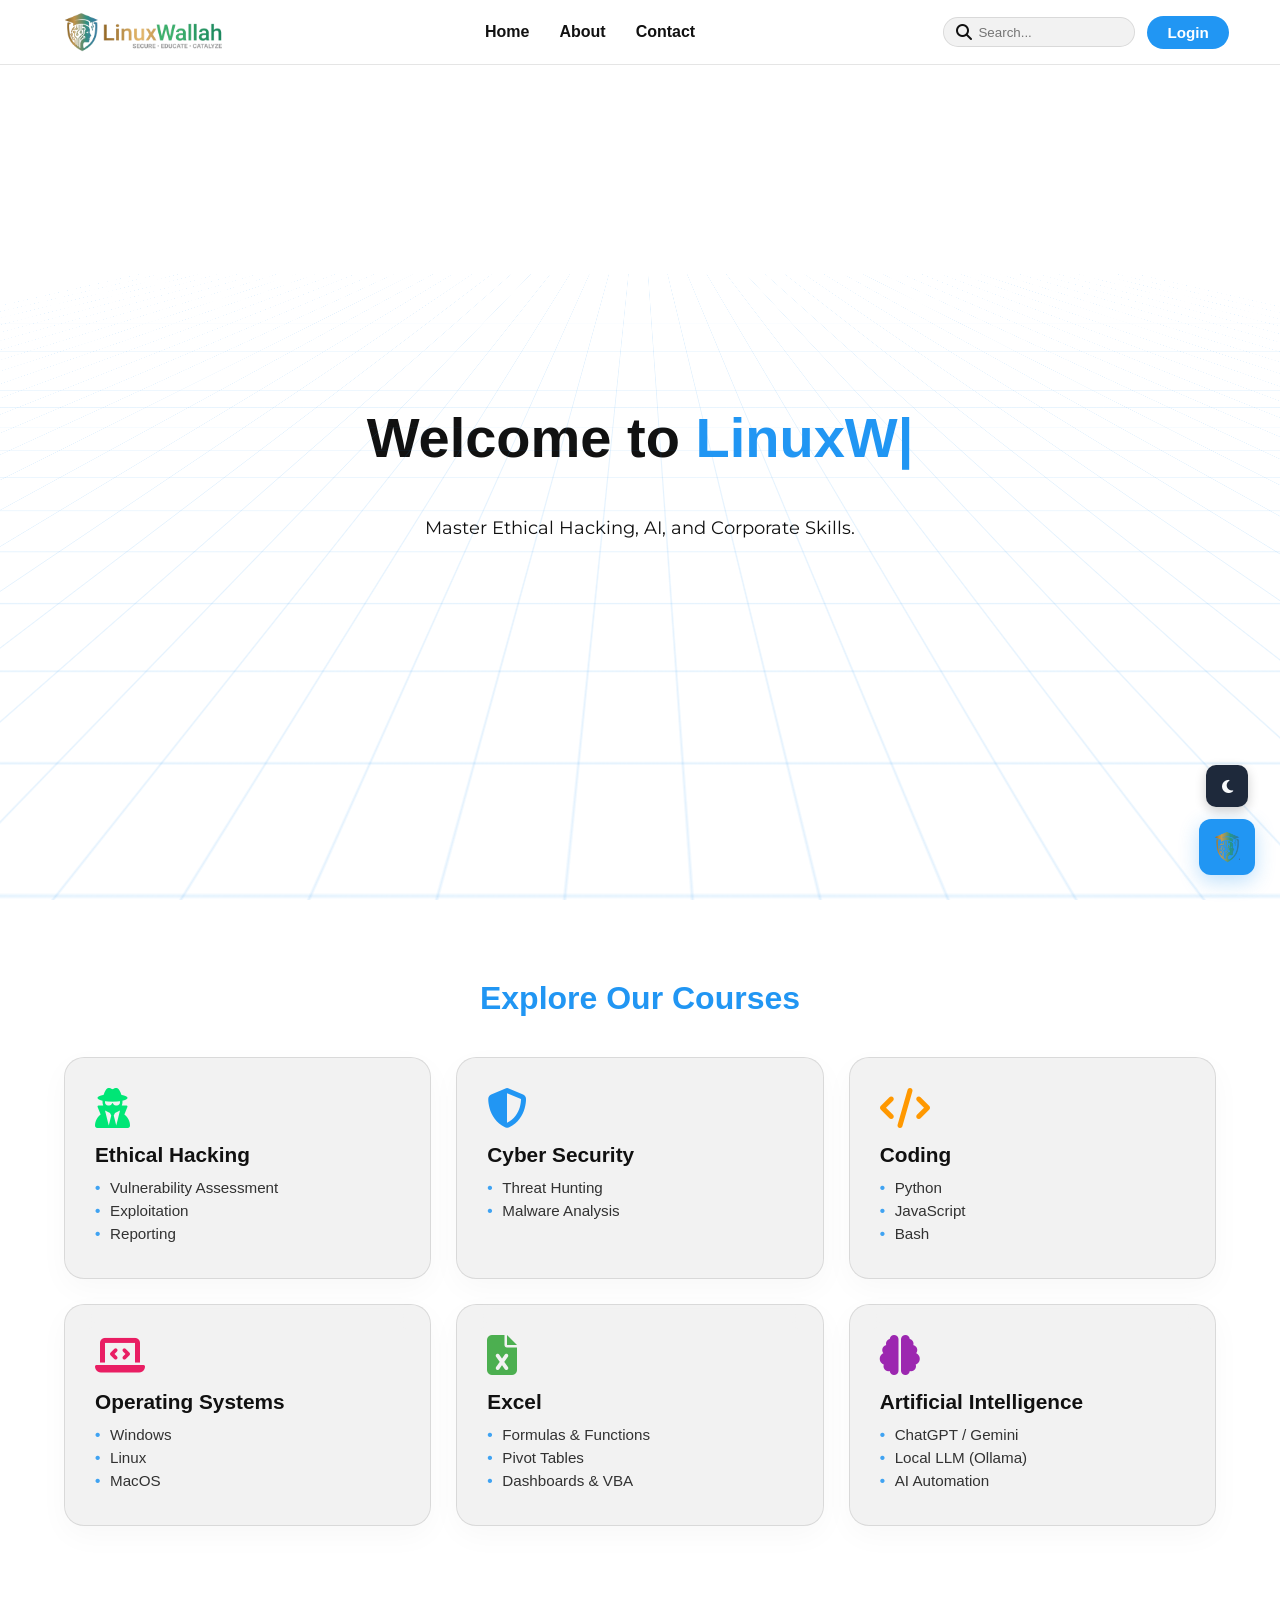
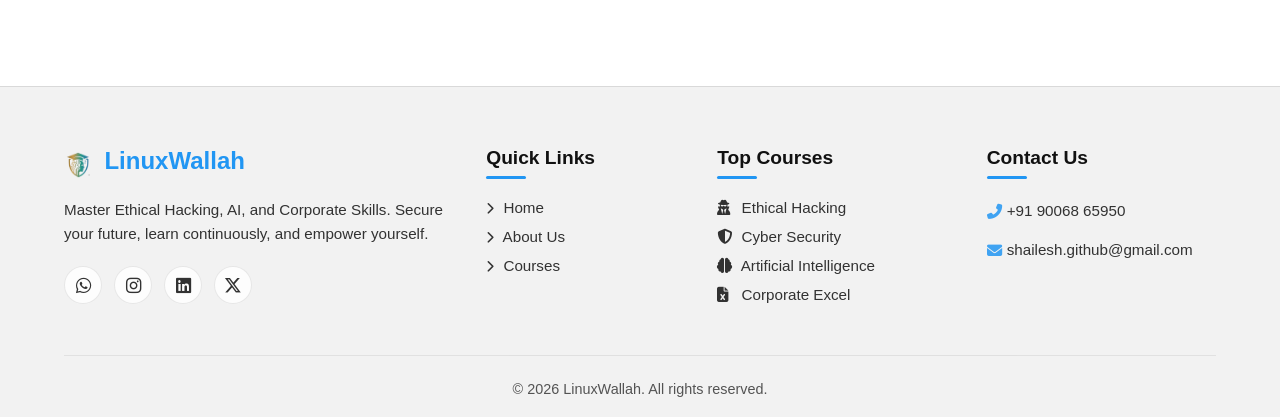
<file: reset-password.html>
<!DOCTYPE html>
<html lang="en">
<head>
    <meta charset="UTF-8">
    <meta name="viewport" content="width=device-width, initial-scale=1.0">
    <title>Reset Password - LinuxWallah</title>
    <link rel="stylesheet" href="https://cdnjs.cloudflare.com/ajax/libs/font-awesome/6.4.0/css/all.min.css">
    <style>
        @import url('https://fonts.googleapis.com/css2?family=Poppins:wght@400;500;600&display=swap');
        * { margin: 0; padding: 0; box-sizing: border-box; font-family: 'Poppins', sans-serif; }
        body { background: linear-gradient(to bottom, #050505 50%, #9da3d1 50%); min-height: 100vh; display: flex; align-items: center; justify-content: center; padding: 20px; }
        .container { background: #ffffff; width: 100%; max-width: 400px; padding: 40px 30px; border-radius: 15px; box-shadow: 0 10px 25px rgba(0, 0, 0, 0.2); }
        .form-title { text-align: center; font-size: 24px; font-weight: 600; color: #111; margin-bottom: 25px; }
        .form-group { display: flex; flex-direction: column; }
        .form-group input { width: 100%; padding: 12px 15px; margin-bottom: 15px; border: 1px solid #d1d5db; border-radius: 8px; font-size: 15px; outline: none; }
        .form-group input:focus { border-color: #0860bb; }
        
        /* 🔥 NEW CSS FOR PASSWORD EYE ICON */
        .password-wrapper { position: relative; width: 100%; margin-bottom: 15px; }
        .password-wrapper input { margin-bottom: 0; padding-right: 40px; } /* Box ke andar right side space */
        .toggle-icon { position: absolute; right: 15px; top: 50%; transform: translateY(-50%); cursor: pointer; color: #9ca3af; font-size: 16px; transition: color 0.3s; }
        .toggle-icon:hover { color: #0860bb; }

        .submit-btn { width: 100%; padding: 12px; background: #00448a; color: #ffffff; border: none; border-radius: 8px; font-size: 16px; font-weight: 500; cursor: pointer; }
    </style>
</head>
<body>
    <div class="container">
        <h2 class="form-title">Create New Password</h2>
        <form class="form-group" id="reset-form">
            
            <div class="password-wrapper">
                <input type="password" id="new-password" placeholder="New Password" required>
                <i class="fa-solid fa-eye-slash toggle-icon" onclick="togglePasswordVisibility('new-password', this)"></i>
            </div>
            
            <div class="password-wrapper">
                <input type="password" id="confirm-password" placeholder="Confirm New Password" required>
                <i class="fa-solid fa-eye-slash toggle-icon" onclick="togglePasswordVisibility('confirm-password', this)"></i>
            </div>

            <button type="submit" class="submit-btn">Update Password</button>
        </form>
    </div>

    <script>
        // 🔥 NAYA FUNCTION: Eye Icon ko Toggle karne ke liye
        function togglePasswordVisibility(inputId, icon) {
            const inputField = document.getElementById(inputId);
            if (inputField.type === "password") {
                inputField.type = "text";
                icon.classList.remove("fa-eye-slash");
                icon.classList.add("fa-eye");
                icon.style.color = "#0860bb"; // Show hone par blue color
            } else {
                inputField.type = "password";
                icon.classList.remove("fa-eye");
                icon.classList.add("fa-eye-slash");
                icon.style.color = "#9ca3af"; // Wapas grey color
            }
        }

        const WORKER_URL = "https://linuxwallah-auth.shailesh-github.workers.dev";
        
        // URL se token nikalne ke liye
        const urlParams = new URLSearchParams(window.location.search);
        const token = urlParams.get('token');

        // Security Check: Agar token nahi hai toh alert dekar home page par bhej do
        if (!token) {
            alert("Token missing or invalid! Please check your email link again.");
            window.location.href = "/"; 
        }

        document.getElementById('reset-form').addEventListener('submit', async function(e) {
            e.preventDefault();
            const password = document.getElementById('new-password').value;
            const confirmPassword = document.getElementById('confirm-password').value;

            if (password !== confirmPassword) {
                alert("Passwords do not match!");
                return;
            }

            try {
                // Token aur naya password backend par bhejo
                const response = await fetch(`${WORKER_URL}/reset-password`, {
                    method: "POST",
                    headers: { "Content-Type": "application/json" },
                    body: JSON.stringify({ token, password })
                });
                
                const data = await response.json();

                if (response.ok) {
                    alert("Password updated successfully! You can now login.");
                    window.location.href = "/"; // Success ke baad login/home par bhej do
                } else {
                    alert("Error: " + data.error);
                }
            } catch (error) {
                alert("Could not connect to the server. Please try again.");
                console.error(error);
            }
        });
    </script>
</body>
</html>
</file>
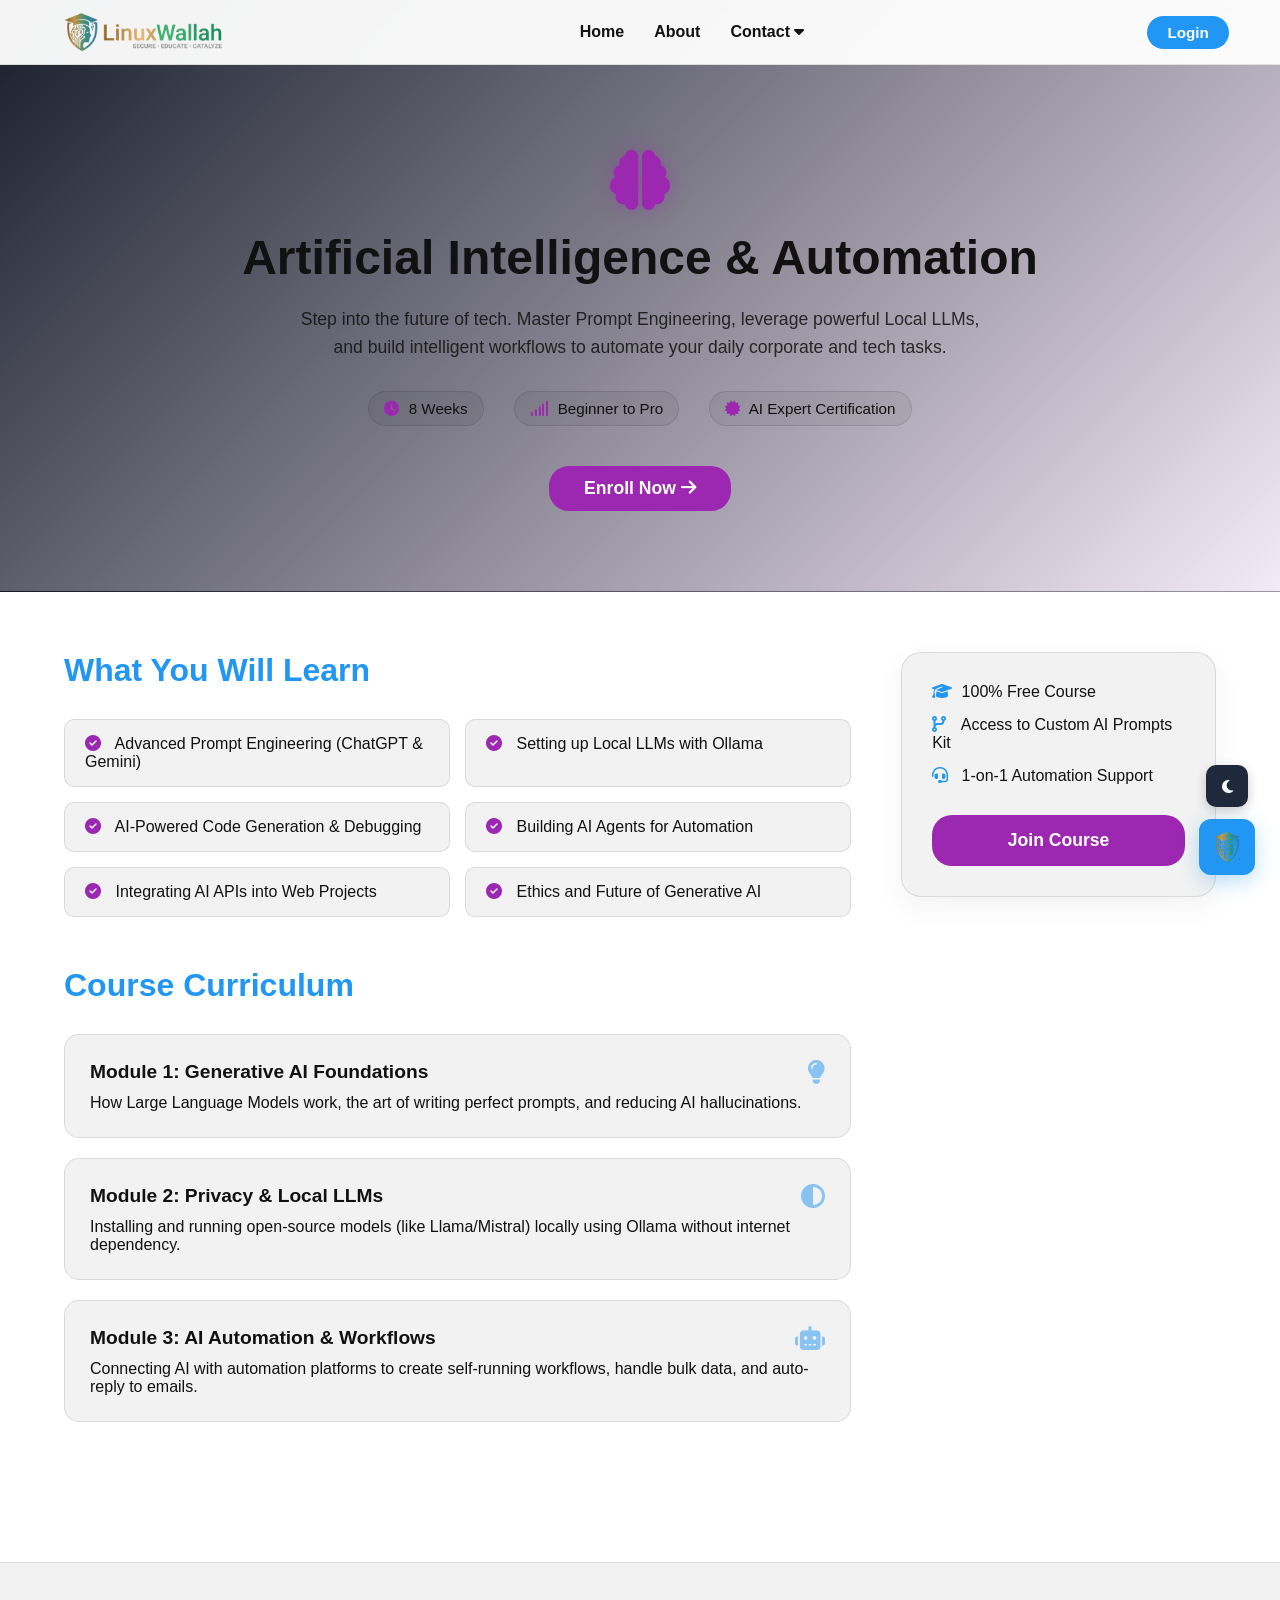
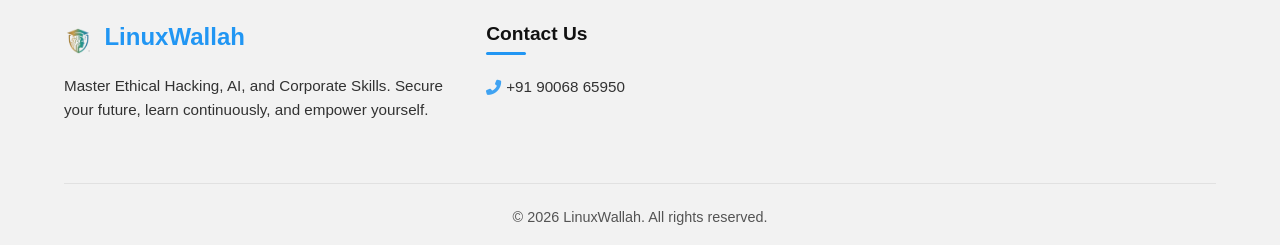
<file: courses/artificial-intelligence.html>
<!DOCTYPE html>
<html lang="en">
<head>
    <meta charset="UTF-8">
    <meta name="viewport" content="width=device-width, initial-scale=1.0">
    <title>Artificial Intelligence Course | LinuxWallah</title>
    <link rel="icon" href="../assets/shield-logo.png">
    <link rel="stylesheet" href="https://cdnjs.cloudflare.com/ajax/libs/font-awesome/6.4.0/css/all.min.css">
    
    <link rel="preconnect" href="https://fonts.googleapis.com">
    <link rel="preconnect" href="https://fonts.gstatic.com" crossorigin>
    <link href="https://fonts.googleapis.com/css2?family=Montserrat:wght@400;500;600;800&display=swap" rel="stylesheet">

    <!-- Main Theme CSS -->
    <link rel="stylesheet" href="../css/style.css">
    <!-- Course Specific CSS -->
    <link rel="stylesheet" href="../courses-css/artificial-intelligence.css">
</head>
<body>

    <!-- Navbar -->
    <nav class="navbar">
        <div class="nav-container">
            <a href="../index.html" class="logo">
                <img src="../assets/full-logo.png" alt="LinuxWallah Logo">
            </a>
            <div class="nav-links" id="navLinks">
                <a href="../index.html#home">Home</a>
                <a href="../about.html">About</a>
                <div class="dropdown">
                    <a href="#contact" class="dropbtn">Contact <i class="fas fa-caret-down"></i></a>
                    <div class="dropdown-content">
                        <a href="https://wa.me/+919006865950"><i class="fab fa-whatsapp"></i> WhatsApp</a>
                        <a href="https://www.instagram.com/shailesh.zx"><i class="fab fa-instagram"></i> Instagram</a>
                        <a href="https://www.linkedin.com/in/shailesh-zx"><i class="fab fa-linkedin"></i> LinkedIn</a>
                        <a href="https://github.com/shailesh-zx/"><i class="fab fa-github"></i> GitHub</a>
                    </div>
                </div>
            </div>
            <div class="nav-right">
                <a href="../login.html" class="btn login-btn">Login</a>
                <div class="hamburger" id="hamburger">
                    <i class="fas fa-bars"></i>
                </div>
            </div>
        </div>
    </nav>

    <!-- Course Hero Section -->
    <header class="course-hero">
        <div class="hero-bg-overlay"></div>
        <div class="course-hero-content">
            <i class="fas fa-brain course-main-icon"></i>
            <h1>Artificial Intelligence & Automation</h1>
            <p>Step into the future of tech. Master Prompt Engineering, leverage powerful Local LLMs, and build intelligent workflows to automate your daily corporate and tech tasks.</p>
            <div class="course-meta">
                <span><i class="fas fa-clock"></i> 8 Weeks</span>
                <span><i class="fas fa-signal"></i> Beginner to Pro</span>
                <span><i class="fas fa-certificate"></i> AI Expert Certification</span>
            </div>
            <a href="#enroll" class="btn enroll-btn">Enroll Now <i class="fas fa-arrow-right"></i></a>
        </div>
    </header>

    <!-- Course Content -->
    <section class="course-details">
        <div class="details-container">
            <div class="main-content">
                <h2>What You Will Learn</h2>
                <div class="learn-grid">
                    <div class="learn-item"><i class="fas fa-check-circle"></i> Advanced Prompt Engineering (ChatGPT & Gemini)</div>
                    <div class="learn-item"><i class="fas fa-check-circle"></i> Setting up Local LLMs with Ollama</div>
                    <div class="learn-item"><i class="fas fa-check-circle"></i> AI-Powered Code Generation & Debugging</div>
                    <div class="learn-item"><i class="fas fa-check-circle"></i> Building AI Agents for Automation</div>
                    <div class="learn-item"><i class="fas fa-check-circle"></i> Integrating AI APIs into Web Projects</div>
                    <div class="learn-item"><i class="fas fa-check-circle"></i> Ethics and Future of Generative AI</div>
                </div>

                <h2 style="margin-top: 50px;">Course Curriculum</h2>
                <div class="syllabus">
                    <div class="module-card">
                        <div class="module-header">
                            <h3>Module 1: Generative AI Foundations</h3>
                            <i class="fas fa-lightbulb"></i>
                        </div>
                        <p>How Large Language Models work, the art of writing perfect prompts, and reducing AI hallucinations.</p>
                    </div>
                    <div class="module-card">
                        <div class="module-header">
                            <h3>Module 2: Privacy & Local LLMs</h3>
                            <i class="fas fa-adjust"></i>
                        </div>
                        <p>Installing and running open-source models (like Llama/Mistral) locally using Ollama without internet dependency.</p>
                    </div>
                    <div class="module-card">
                        <div class="module-header">
                            <h3>Module 3: AI Automation & Workflows</h3>
                            <i class="fas fa-robot"></i>
                        </div>
                        <p>Connecting AI with automation platforms to create self-running workflows, handle bulk data, and auto-reply to emails.</p>
                    </div>
                </div>
            </div>

            <!-- Sidebar / Pricing -->
            <div class="sidebar">
                <div class="pricing-card">
                    <ul class="features">
                        <li><i class="fas fa-graduation-cap"></i> 100% Free Course</li>
                        <li><i class="fas fa-code-branch"></i> Access to Custom AI Prompts Kit</li>
                        <li><i class="fas fa-headset"></i> 1-on-1 Automation Support</li>
                    </ul>
                    <a href="#" class="btn btn-full">Join Course</a>
                </div>
            </div>
        </div>
    </section>

    <!-- Footer -->
    <footer class="footer">
        <div class="footer-container">
            <div class="footer-col brand-col">
                <div class="footer-logo">
                    <img src="../assets/shield-logo.png" alt="LinuxWallah Logo" style="width: 28px; vertical-align: middle; margin-right: 8px;">
                    <span style="font-size: 1.5rem; font-weight: 700; color: var(--primary-blue);">LinuxWallah</span>
                </div>
                <p>Master Ethical Hacking, AI, and Corporate Skills. Secure your future, learn continuously, and empower yourself.</p>
            </div>
            <div class="footer-col">
                <h3>Contact Us</h3>
                <p><i class="fas fa-phone-alt" style="color: var(--primary-blue); width: 20px;"></i> +91 90068 65950</p>
            </div>
        </div>
        <div class="footer-bottom"><p>&copy; 2026 LinuxWallah. All rights reserved.</p></div>
    </footer>

    <!-- Chatbot Window -->
    <div class="chatbot-container" id="chatbot-container">
        <div class="chatbot-header">
            <div style="display: flex; align-items: center; gap: 8px;">
                <img src="../assets/shield-logo.png" alt="AI" style="width: 24px; height: 24px;">
                <span style="font-weight: bold;">LinuxWallah AI</span>
            </div>
            <button id="close-chat" style="background:none; border:none; color:white; font-size:18px; cursor:pointer;"><i class="fas fa-times"></i></button>
        </div>
        <div class="chatbot-body">
            <div class="bot-msg">Hello! Curious about how AI and Ollama can supercharge your skills? Ask me anything!</div>
        </div>
        <div class="chatbot-input">
            <input type="text" placeholder="Type your question...">
            <button style="background:none; border:none; color:var(--primary-blue); cursor:pointer; font-size:18px;"><i class="fas fa-paper-plane"></i></button>
        </div>
    </div>

    <!-- Floating Controls -->
    <div class="floating-controls">
        <button id="theme-toggle" class="theme-btn"><i class="fas fa-moon"></i></button>
        <button id="chat-toggle" class="chat-btn"><img src="../assets/shield-logo.png" alt="Chat"></button>
    </div>

    <!-- ========================================== -->
    <!-- Custom Redirect & Enrollment Popup Script  -->
    <!-- ========================================== -->
    <style>
        .login-popup-overlay {
            position: fixed;
            top: 0;
            left: 0;
            width: 100%;
            height: 100%;
            background: rgba(0, 0, 0, 0.85);
            display: flex;
            justify-content: center;
            align-items: center;
            z-index: 10000;
            backdrop-filter: blur(5px);
        }
        .login-popup-card {
            background: #111720;
            border: 2px solid #9C27B0;
            padding: 30px;
            border-radius: 15px;
            text-align: center;
            max-width: 440px;
            width: 90%;
            color: #ffffff;
            box-shadow: 0 10px 30px rgba(156, 39, 176, 0.3);
            animation: popupFadeIn 0.3s ease-out;
            position: relative;
        }
        .login-popup-card.dev-card {
            border-color: #00BCD4;
            box-shadow: 0 10px 30px rgba(0, 188, 212, 0.3);
        }
        .login-popup-card i {
            font-size: 2.8rem;
            color: #9C27B0;
            margin-bottom: 15px;
        }
        .login-popup-card.dev-card i {
            color: #00BCD4;
        }
        .login-popup-card h3 {
            font-size: 1.3rem;
            margin-bottom: 10px;
            color: #ffffff;
        }
        .login-popup-card p {
            font-size: 1rem;
            line-height: 1.6;
            margin: 0;
            font-weight: 400;
            color: #d1d5db;
        }
        .login-popup-card a {
            color: #00BCD4;
            font-weight: 600;
            text-decoration: underline;
        }
        .login-popup-card a:hover {
            color: #38bdf8;
        }
        .popup-close-btn {
            position: absolute;
            top: 10px;
            right: 15px;
            background: none;
            border: none;
            color: #9ca3af;
            font-size: 22px;
            cursor: pointer;
            transition: color 0.2s;
        }
        .popup-close-btn:hover {
            color: #ffffff;
        }
        @keyframes popupFadeIn {
            from { opacity: 0; transform: scale(0.9); }
            to { opacity: 1; transform: scale(1); }
        }
    </style>

    <script>
        document.addEventListener("DOMContentLoaded", function() {
            const actionButtons = document.querySelectorAll('.enroll-btn, .pricing-card .btn-full');

            // Helper function: Check login status & get user details
            function getLoggedInUser() {
                const rawUser = localStorage.getItem('user') || localStorage.getItem('currentUser');
                if (rawUser) {
                    try {
                        return JSON.parse(rawUser);
                    } catch (e) {
                        return { username: rawUser };
                    }
                }
                if (localStorage.getItem('isLoggedIn') === 'true') {
                    return { username: 'Learner' };
                }
                return null;
            }

            actionButtons.forEach(button => {
                button.addEventListener('click', function(e) {
                    e.preventDefault(); 

                    const user = getLoggedInUser();
                    const overlay = document.createElement('div');
                    overlay.className = 'login-popup-overlay';

                    if (!user) {
                        // CASE 1: USER IS NOT LOGGED IN
                        overlay.innerHTML = `
 <p style="margin-bottom: 12px;">This course material is currently under development and will be available very soon.</p>
                                <p style="font-size: 0.95rem;">For more details or inquiries, please feel free to <a href="https://wa.me/+919006865950" target="_blank">Contact Us</a>.</p>                            <div class="login-popup-card">
                                <i class="fas fa-user-lock"></i>
                                <h3>Login Required</h3>
                                <p>You must log in to join the course. Redirecting to login page...</p>
                            </div>
                        `;
                        document.body.appendChild(overlay);

                        setTimeout(() => {
                            window.location.href = '../login.html';
                        }, 2000);

                    } else {
                        // CASE 2: USER IS LOGGED IN (Show Under Development Popup)
                        const username = user.username || 'Learner';
                        overlay.innerHTML = `
                            <div class="login-popup-card dev-card">
                                <button class="popup-close-btn">&times;</button>
                                <i class="fas fa-laptop-code"></i>
                                <h3>Welcome, ${username}! 🎉</h3>
                               <p style="font-size: 0.95rem; margin-bottom: 15px;">For more details or inquiries, please feel free to reach out.</p>
                                <a href="../contact.html" style="display: inline-block; padding: 8px 24px; background-color: #00BCD4; color: #111720; text-decoration: none; border-radius: 5px; font-weight: 600; font-size: 0.95rem; transition: background 0.2s;">Contact Us</a>
                            </div>
                        `;
                        document.body.appendChild(overlay);

                        const closeBtn = overlay.querySelector('.popup-close-btn');
                        closeBtn.addEventListener('click', function() {
                            overlay.remove();
                        });

                        setTimeout(() => {
                            if (document.body.contains(overlay)) {
                                overlay.remove();
                            }
                        }, 10000);
                    }
                });
            });
        });
    </script>

    <script src="../js/theme.js"></script>
    <script src="../js/chatbot.js"></script>
    <script src="../js/mobile-menu.js"></script>
    <script src="../js/auth-nav.js"></script>
</body>
</html>
</file>
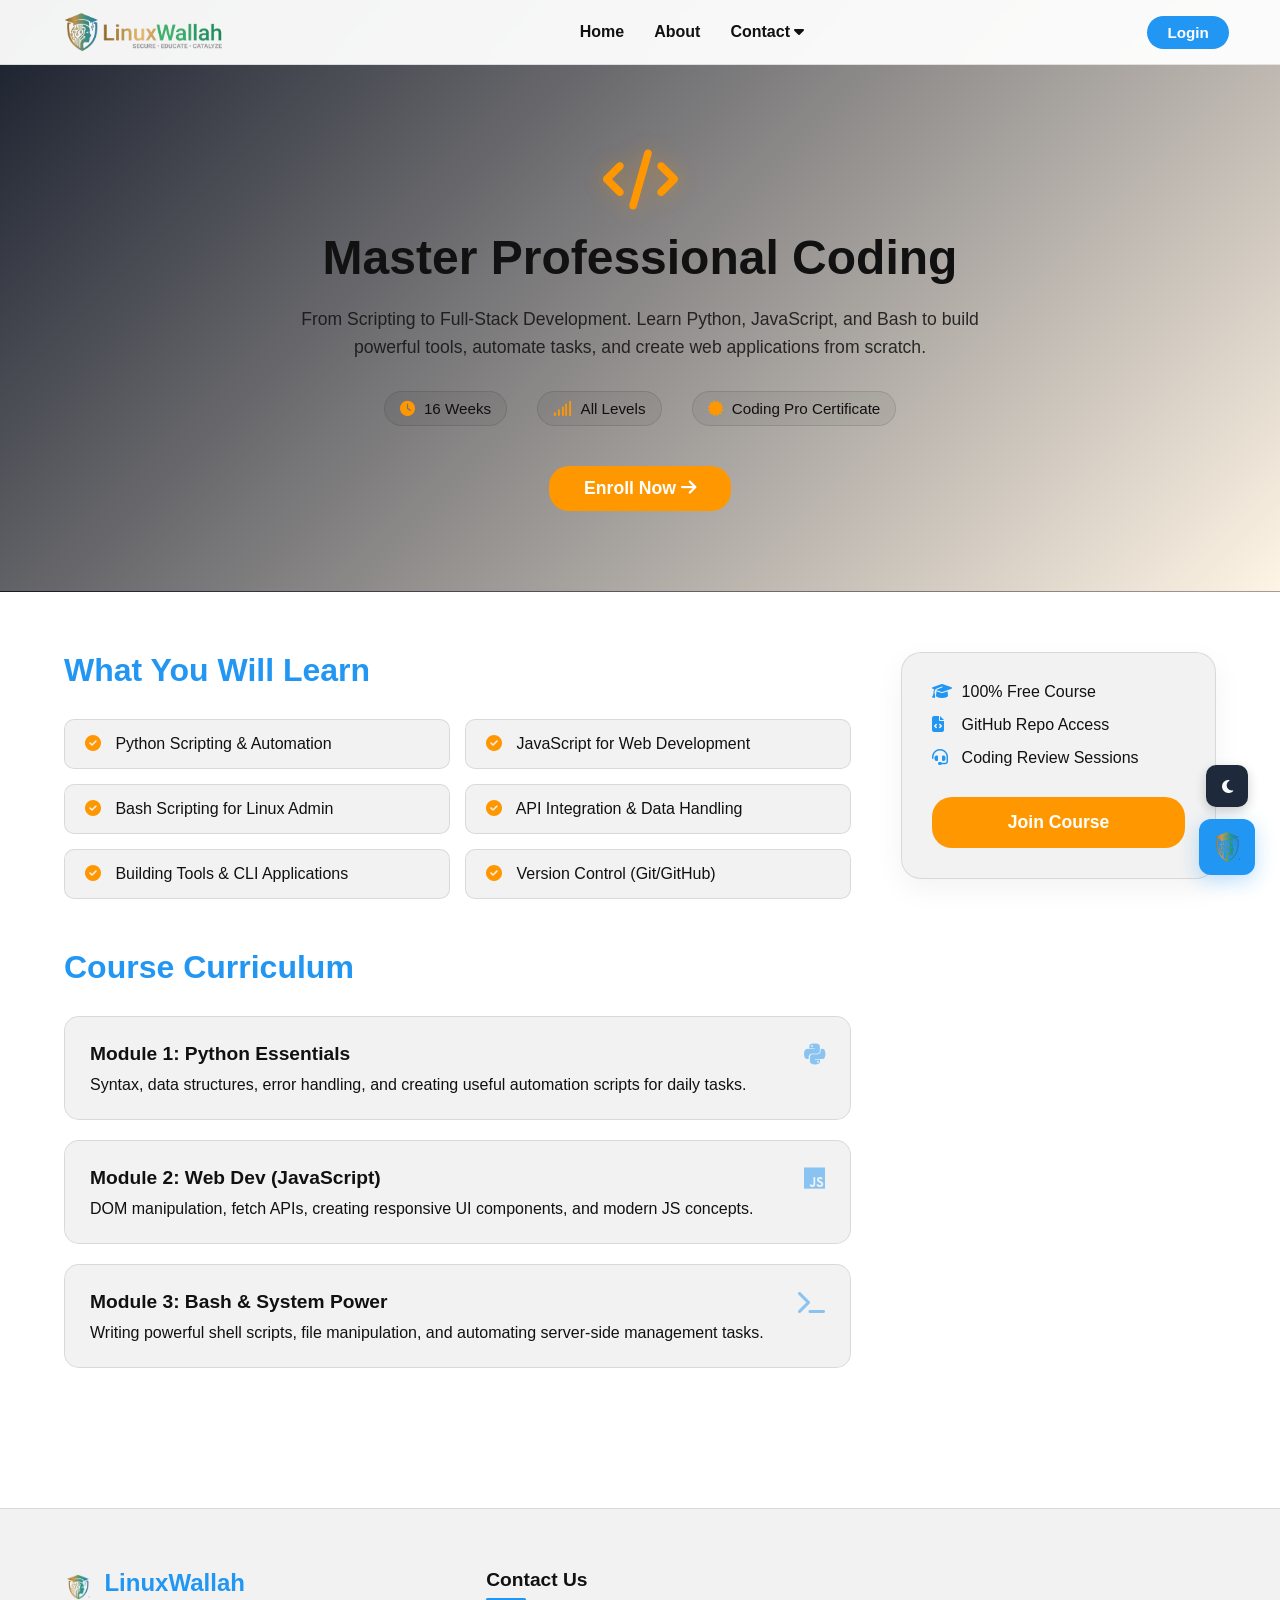
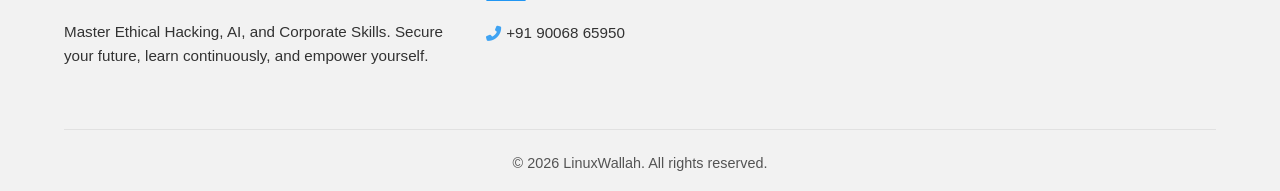
<file: courses/coding.html>
<!DOCTYPE html>
<html lang="en">
<head>
    <meta charset="UTF-8">
    <meta name="viewport" content="width=device-width, initial-scale=1.0">
    <title>Coding Bootcamp | LinuxWallah</title>
    <link rel="icon" href="../assets/shield-logo.png">
    <link rel="stylesheet" href="https://cdnjs.cloudflare.com/ajax/libs/font-awesome/6.4.0/css/all.min.css">
    
    <link rel="preconnect" href="https://fonts.googleapis.com">
    <link rel="preconnect" href="https://fonts.gstatic.com" crossorigin>
    <link href="https://fonts.googleapis.com/css2?family=Montserrat:wght@400;500;600;800&display=swap" rel="stylesheet">

    <!-- Main Theme CSS -->
    <link rel="stylesheet" href="../css/style.css">
    <!-- Course Specific CSS -->
    <link rel="stylesheet" href="../courses-css/coding.css">
</head>
<body>

    <!-- Navbar -->
    <nav class="navbar">
        <div class="nav-container">
            <a href="../index.html" class="logo">
                <img src="../assets/full-logo.png" alt="LinuxWallah Logo">
            </a>
            <div class="nav-links" id="navLinks">
                <a href="../index.html#home">Home</a>
                <a href="../about.html">About</a>
                <div class="dropdown">
                    <a href="#contact" class="dropbtn">Contact <i class="fas fa-caret-down"></i></a>
                    <div class="dropdown-content">
                        <a href="https://wa.me/+919006865950"><i class="fab fa-whatsapp"></i> WhatsApp</a>
                        <a href="https://www.instagram.com/shailesh.zx"><i class="fab fa-instagram"></i> Instagram</a>
                        <a href="https://www.linkedin.com/in/shailesh-zx"><i class="fab fa-linkedin"></i> LinkedIn</a>
                        <a href="https://github.com/shailesh-zx/"><i class="fab fa-github"></i> GitHub</a>
                    </div>
                </div>
            </div>
            <div class="nav-right">
                <a href="../login.html" class="btn login-btn">Login</a>
                <div class="hamburger" id="hamburger">
                    <i class="fas fa-bars"></i>
                </div>
            </div>
        </div>
    </nav>

    <!-- Course Hero Section -->
    <header class="course-hero">
        <div class="hero-bg-overlay"></div>
        <div class="course-hero-content">
            <i class="fas fa-code course-main-icon"></i>
            <h1>Master Professional Coding</h1>
            <p>From Scripting to Full-Stack Development. Learn Python, JavaScript, and Bash to build powerful tools, automate tasks, and create web applications from scratch.</p>
            <div class="course-meta">
                <span><i class="fas fa-clock"></i> 16 Weeks</span>
                <span><i class="fas fa-signal"></i> All Levels</span>
                <span><i class="fas fa-certificate"></i> Coding Pro Certificate</span>
            </div>
            <a href="#enroll" class="btn enroll-btn">Enroll Now <i class="fas fa-arrow-right"></i></a>
        </div>
    </header>

    <!-- Course Content -->
    <section class="course-details">
        <div class="details-container">
            <div class="main-content">
                <h2>What You Will Learn</h2>
                <div class="learn-grid">
                    <div class="learn-item"><i class="fas fa-check-circle"></i> Python Scripting & Automation</div>
                    <div class="learn-item"><i class="fas fa-check-circle"></i> JavaScript for Web Development</div>
                    <div class="learn-item"><i class="fas fa-check-circle"></i> Bash Scripting for Linux Admin</div>
                    <div class="learn-item"><i class="fas fa-check-circle"></i> API Integration & Data Handling</div>
                    <div class="learn-item"><i class="fas fa-check-circle"></i> Building Tools & CLI Applications</div>
                    <div class="learn-item"><i class="fas fa-check-circle"></i> Version Control (Git/GitHub)</div>
                </div>

                <h2 style="margin-top: 50px;">Course Curriculum</h2>
                <div class="syllabus">
                    <div class="module-card">
                        <div class="module-header">
                            <h3>Module 1: Python Essentials</h3>
                            <i class="fab fa-python"></i>
                        </div>
                        <p>Syntax, data structures, error handling, and creating useful automation scripts for daily tasks.</p>
                    </div>
                    <div class="module-card">
                        <div class="module-header">
                            <h3>Module 2: Web Dev (JavaScript)</h3>
                            <i class="fab fa-js"></i>
                        </div>
                        <p>DOM manipulation, fetch APIs, creating responsive UI components, and modern JS concepts.</p>
                    </div>
                    <div class="module-card">
                        <div class="module-header">
                            <h3>Module 3: Bash & System Power</h3>
                            <i class="fas fa-terminal"></i>
                        </div>
                        <p>Writing powerful shell scripts, file manipulation, and automating server-side management tasks.</p>
                    </div>
                </div>
            </div>

            <!-- Sidebar / Pricing -->
            <div class="sidebar">
                <div class="pricing-card">
                    <ul class="features">
                        <li><i class="fas fa-graduation-cap"></i> 100% Free Course</li>
                        <li><i class="fas fa-file-code"></i> GitHub Repo Access</li>
                        <li><i class="fas fa-headset"></i> Coding Review Sessions</li>
                    </ul>
                    <a href="#" class="btn btn-full">Join Course</a>
                </div>
            </div>
        </div>
    </section>

    <!-- Footer -->
    <footer class="footer">
        <div class="footer-container">
            <div class="footer-col brand-col">
                <div class="footer-logo">
                    <img src="../assets/shield-logo.png" alt="LinuxWallah Logo" style="width: 28px; vertical-align: middle; margin-right: 8px;">
                    <span style="font-size: 1.5rem; font-weight: 700; color: var(--primary-blue);">LinuxWallah</span>
                </div>
                <p>Master Ethical Hacking, AI, and Corporate Skills. Secure your future, learn continuously, and empower yourself.</p>
            </div>
            <div class="footer-col">
                <h3>Contact Us</h3>
                <p><i class="fas fa-phone-alt" style="color: var(--primary-blue); width: 20px;"></i> +91 90068 65950</p>
            </div>
        </div>
        <div class="footer-bottom"><p>&copy; 2026 LinuxWallah. All rights reserved.</p></div>
    </footer>

    <!-- Chatbot Window -->
    <div class="chatbot-container" id="chatbot-container">
        <div class="chatbot-header">
            <div style="display: flex; align-items: center; gap: 8px;">
                <img src="../assets/shield-logo.png" alt="AI" style="width: 24px; height: 24px;">
                <span style="font-weight: bold;">LinuxWallah AI</span>
            </div>
            <button id="close-chat" style="background:none; border:none; color:white; font-size:18px; cursor:pointer;"><i class="fas fa-times"></i></button>
        </div>
        <div class="chatbot-body">
            <div class="bot-msg">Hello! Ready to start coding? Ask me about Python or JS!</div>
        </div>
        <div class="chatbot-input">
            <input type="text" placeholder="Type your question...">
            <button style="background:none; border:none; color:var(--primary-blue); cursor:pointer; font-size:18px;"><i class="fas fa-paper-plane"></i></button>
        </div>
    </div>

    <!-- Floating Controls -->
    <div class="floating-controls">
        <button id="theme-toggle" class="theme-btn"><i class="fas fa-moon"></i></button>
        <button id="chat-toggle" class="chat-btn"><img src="../assets/shield-logo.png" alt="Chat"></button>
    </div>

    <!-- ========================================== -->
    <!-- Custom Redirect & Enrollment Popup Script  -->
    <!-- ========================================== -->
    <style>
        .login-popup-overlay {
            position: fixed;
            top: 0;
            left: 0;
            width: 100%;
            height: 100%;
            background: rgba(0, 0, 0, 0.85);
            display: flex;
            justify-content: center;
            align-items: center;
            z-index: 10000;
            backdrop-filter: blur(5px);
        }
        .login-popup-card {
            background: #111720;
            border: 2px solid #9C27B0;
            padding: 30px;
            border-radius: 15px;
            text-align: center;
            max-width: 440px;
            width: 90%;
            color: #ffffff;
            box-shadow: 0 10px 30px rgba(156, 39, 176, 0.3);
            animation: popupFadeIn 0.3s ease-out;
            position: relative;
        }
        .login-popup-card.dev-card {
            border-color: #00BCD4;
            box-shadow: 0 10px 30px rgba(0, 188, 212, 0.3);
        }
        .login-popup-card i {
            font-size: 2.8rem;
            color: #9C27B0;
            margin-bottom: 15px;
        }
        .login-popup-card.dev-card i {
            color: #00BCD4;
        }
        .login-popup-card h3 {
            font-size: 1.3rem;
            margin-bottom: 10px;
            color: #ffffff;
        }
        .login-popup-card p {
            font-size: 1rem;
            line-height: 1.6;
            margin: 0;
            font-weight: 400;
            color: #d1d5db;
        }
        .login-popup-card a {
            color: #00BCD4;
            font-weight: 600;
            text-decoration: underline;
        }
        .login-popup-card a:hover {
            color: #38bdf8;
        }
        .popup-close-btn {
            position: absolute;
            top: 10px;
            right: 15px;
            background: none;
            border: none;
            color: #9ca3af;
            font-size: 22px;
            cursor: pointer;
            transition: color 0.2s;
        }
        .popup-close-btn:hover {
            color: #ffffff;
        }
        @keyframes popupFadeIn {
            from { opacity: 0; transform: scale(0.9); }
            to { opacity: 1; transform: scale(1); }
        }
    </style>

    <script>
        document.addEventListener("DOMContentLoaded", function() {
            const actionButtons = document.querySelectorAll('.enroll-btn, .pricing-card .btn-full');

            function getLoggedInUser() {
                const rawUser = localStorage.getItem('user') || localStorage.getItem('currentUser');
                if (rawUser) {
                    try {
                        return JSON.parse(rawUser);
                    } catch (e) {
                        return { username: rawUser };
                    }
                }
                if (localStorage.getItem('isLoggedIn') === 'true') {
                    return { username: 'Learner' };
                }
                return null;
            }

            actionButtons.forEach(button => {
                button.addEventListener('click', function(e) {
                    e.preventDefault(); 

                    const user = getLoggedInUser();
                    const overlay = document.createElement('div');
                    overlay.className = 'login-popup-overlay';

                    if (!user) {
                        overlay.innerHTML = `
                            <div class="login-popup-card">
                                <i class="fas fa-user-lock"></i>
                                <h3>Login Required</h3>
                                <p>You must log in to join the course. Redirecting to login page...</p>
                            </div>
                        `;
                        document.body.appendChild(overlay);

                        setTimeout(() => {
                            window.location.href = '../login.html';
                        }, 2000);

                    } else {
                        const username = user.username || 'Learner';
                        overlay.innerHTML = `
                            <div class="login-popup-card dev-card">
                                <button class="popup-close-btn">&times;</button>
                                <i class="fas fa-laptop-code"></i>
                                <h3>Welcome, ${username}! 🎉</h3>
                               <p style="font-size: 0.95rem; margin-bottom: 15px;">For more details or inquiries, please feel free to reach out.</p>
                                <a href="../contact.html" style="display: inline-block; padding: 8px 24px; background-color: #00BCD4; color: #111720; text-decoration: none; border-radius: 5px; font-weight: 600; font-size: 0.95rem; transition: background 0.2s;">Contact Us</a>
                            </div>
                        `;
                        document.body.appendChild(overlay);

                        const closeBtn = overlay.querySelector('.popup-close-btn');
                        closeBtn.addEventListener('click', function() {
                            overlay.remove();
                        });

                        setTimeout(() => {
                            if (document.body.contains(overlay)) {
                                overlay.remove();
                            }
                        }, 10000);
                    }
                });
            });
        });
    </script>

    <script src="../js/theme.js"></script>
    <script src="../js/chatbot.js"></script>
    <script src="../js/mobile-menu.js"></script>
    <script src="../js/auth-nav.js"></script>
</body>
</html>
</file>
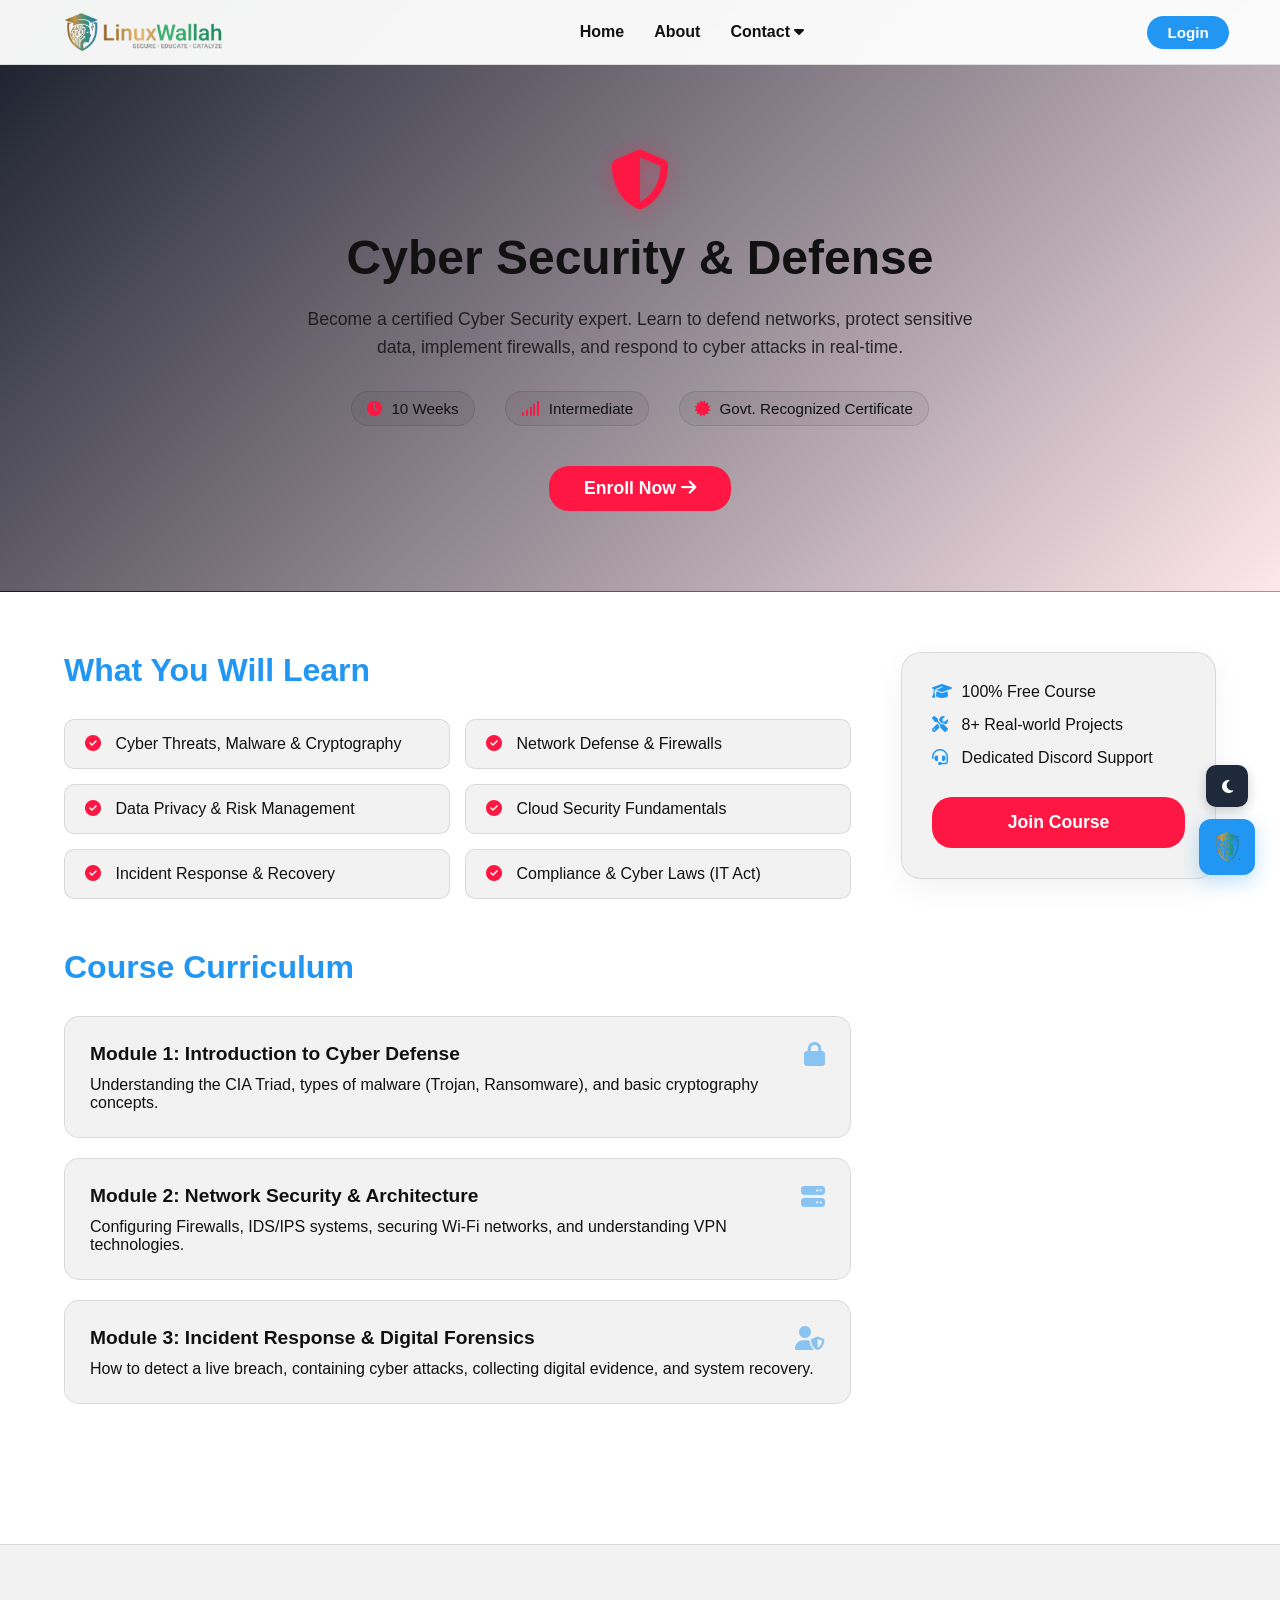
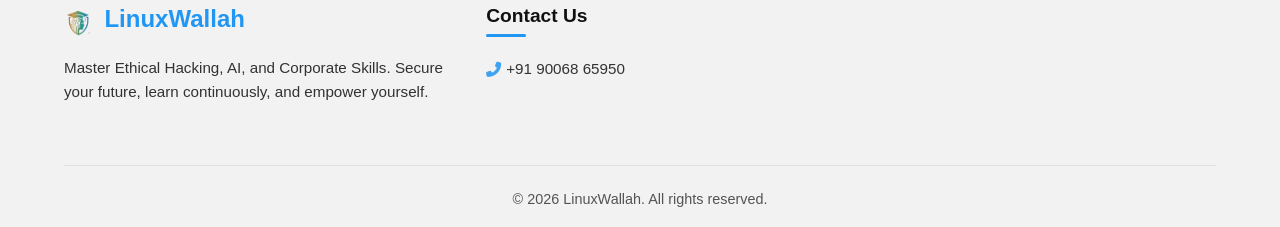
<file: courses/cyber-security.html>
<!DOCTYPE html>
<html lang="en">
<head>
    <meta charset="UTF-8">
    <meta name="viewport" content="width=device-width, initial-scale=1.0">
    <title>Cyber Security Course | LinuxWallah</title>
    <link rel="icon" href="../assets/shield-logo.png">
    <link rel="stylesheet" href="https://cdnjs.cloudflare.com/ajax/libs/font-awesome/6.4.0/css/all.min.css">
    
    <link rel="preconnect" href="https://fonts.googleapis.com">
    <link rel="preconnect" href="https://fonts.gstatic.com" crossorigin>
    <link href="https://fonts.googleapis.com/css2?family=Montserrat:wght@400;500;600;800&display=swap" rel="stylesheet">

    <link rel="stylesheet" href="../css/style.css">
    <link rel="stylesheet" href="../courses-css/cyber-security.css">
</head>
<body>

    <nav class="navbar">
        <div class="nav-container">
            <a href="../index.html" class="logo">
                <img src="../assets/full-logo.png" alt="LinuxWallah Logo">
            </a>
            <div class="nav-links" id="navLinks">
                <a href="../index.html#home">Home</a>
                <a href="../about.html">About</a>
                <div class="dropdown">
                    <a href="#contact" class="dropbtn">Contact <i class="fas fa-caret-down"></i></a>
                    <div class="dropdown-content">
                        <a href="https://wa.me/+919006865950"><i class="fab fa-whatsapp"></i> WhatsApp</a>
                        <a href="https://www.instagram.com/shailesh.zx"><i class="fab fa-instagram"></i> Instagram</a>
                        <a href="https://www.linkedin.com/in/shailesh-zx"><i class="fab fa-linkedin"></i> LinkedIn</a>
                        <a href="https://github.com/shailesh-zx/"><i class="fab fa-github"></i> GitHub</a>
                    </div>
                </div>
            </div>
            <div class="nav-right">
                <a href="../login.html" class="btn login-btn">Login</a>
                <div class="hamburger" id="hamburger">
                    <i class="fas fa-bars"></i>
                </div>
            </div>
        </div>
    </nav>

    <header class="course-hero">
        <div class="hero-bg-overlay"></div>
        <div class="course-hero-content">
            <i class="fas fa-shield-alt course-main-icon"></i>
            <h1>Cyber Security & Defense</h1>
            <p>Become a certified Cyber Security expert. Learn to defend networks, protect sensitive data, implement firewalls, and respond to cyber attacks in real-time.</p>
            <div class="course-meta">
                <span><i class="fas fa-clock"></i> 10 Weeks</span>
                <span><i class="fas fa-signal"></i> Intermediate</span>
                <span><i class="fas fa-certificate"></i> Govt. Recognized Certificate</span>
            </div>
            <a href="#enroll" class="btn enroll-btn">Enroll Now <i class="fas fa-arrow-right"></i></a>
        </div>
    </header>

    <section class="course-details">
        <div class="details-container">
            <div class="main-content">
                <h2>What You Will Learn</h2>
                <div class="learn-grid">
                    <div class="learn-item"><i class="fas fa-check-circle"></i> Cyber Threats, Malware & Cryptography</div>
                    <div class="learn-item"><i class="fas fa-check-circle"></i> Network Defense & Firewalls</div>
                    <div class="learn-item"><i class="fas fa-check-circle"></i> Data Privacy & Risk Management</div>
                    <div class="learn-item"><i class="fas fa-check-circle"></i> Cloud Security Fundamentals</div>
                    <div class="learn-item"><i class="fas fa-check-circle"></i> Incident Response & Recovery</div>
                    <div class="learn-item"><i class="fas fa-check-circle"></i> Compliance & Cyber Laws (IT Act)</div>
                </div>

                <h2 style="margin-top: 50px;">Course Curriculum</h2>
                <div class="syllabus">
                    <div class="module-card">
                        <div class="module-header">
                            <h3>Module 1: Introduction to Cyber Defense</h3>
                            <i class="fas fa-lock"></i>
                        </div>
                        <p>Understanding the CIA Triad, types of malware (Trojan, Ransomware), and basic cryptography concepts.</p>
                    </div>
                    <div class="module-card">
                        <div class="module-header">
                            <h3>Module 2: Network Security & Architecture</h3>
                            <i class="fas fa-server"></i>
                        </div>
                        <p>Configuring Firewalls, IDS/IPS systems, securing Wi-Fi networks, and understanding VPN technologies.</p>
                    </div>
                    <div class="module-card">
                        <div class="module-header">
                            <h3>Module 3: Incident Response & Digital Forensics</h3>
                            <i class="fas fa-user-shield"></i>
                        </div>
                        <p>How to detect a live breach, containing cyber attacks, collecting digital evidence, and system recovery.</p>
                    </div>
                </div>
            </div>

            <div class="sidebar">
                <div class="pricing-card">
                    <ul class="features">
                        <li><i class="fas fa-graduation-cap"></i> 100% Free Course</li>
                        <li><i class="fas fa-tools"></i> 8+ Real-world Projects</li>
                        <li><i class="fas fa-headset"></i> Dedicated Discord Support</li>
                    </ul>
                    <a href="#" class="btn btn-full">Join Course</a>
                </div>
            </div>
        </div>
    </section>

    <footer class="footer">
        <div class="footer-container">
            <div class="footer-col brand-col">
                <div class="footer-logo">
                    <img src="../assets/shield-logo.png" alt="LinuxWallah Logo" style="width: 28px; vertical-align: middle; margin-right: 8px;">
                    <span style="font-size: 1.5rem; font-weight: 700; color: var(--primary-blue);">LinuxWallah</span>
                </div>
                <p>Master Ethical Hacking, AI, and Corporate Skills. Secure your future, learn continuously, and empower yourself.</p>
            </div>
            <div class="footer-col">
                <h3>Contact Us</h3>
                <p><i class="fas fa-phone-alt" style="color: var(--primary-blue); width: 20px;"></i> +91 90068 65950</p>
            </div>
        </div>
        <div class="footer-bottom"><p>&copy; 2026 LinuxWallah. All rights reserved.</p></div>
    </footer>

    <div class="chatbot-container" id="chatbot-container">
        <div class="chatbot-header">
            <div style="display: flex; align-items: center; gap: 8px;">
                <img src="../assets/shield-logo.png" alt="AI" style="width: 24px; height: 24px;">
                <span style="font-weight: bold;">LinuxWallah AI</span>
            </div>
            <button id="close-chat" style="background:none; border:none; color:white; font-size:18px; cursor:pointer;"><i class="fas fa-times"></i></button>
        </div>
        <div class="chatbot-body">
            <div class="bot-msg">Hello! Have questions about the Cyber Security course?</div>
        </div>
        <div class="chatbot-input">
            <input type="text" placeholder="Type your question...">
            <button style="background:none; border:none; color:var(--primary-blue); cursor:pointer; font-size:18px;"><i class="fas fa-paper-plane"></i></button>
        </div>
    </div>

    <div class="floating-controls">
        <button id="theme-toggle" class="theme-btn"><i class="fas fa-moon"></i></button>
        <button id="chat-toggle" class="chat-btn"><img src="../assets/shield-logo.png" alt="Chat"></button>
    </div>

    <!-- ========================================== -->
    <!-- Custom Redirect & Enrollment Popup Script  -->
    <!-- ========================================== -->
    <style>
        .login-popup-overlay {
            position: fixed;
            top: 0;
            left: 0;
            width: 100%;
            height: 100%;
            background: rgba(0, 0, 0, 0.85);
            display: flex;
            justify-content: center;
            align-items: center;
            z-index: 10000;
            backdrop-filter: blur(5px);
        }
        .login-popup-card {
            background: #111720;
            border: 2px solid #9C27B0;
            padding: 30px;
            border-radius: 15px;
            text-align: center;
            max-width: 440px;
            width: 90%;
            color: #ffffff;
            box-shadow: 0 10px 30px rgba(156, 39, 176, 0.3);
            animation: popupFadeIn 0.3s ease-out;
            position: relative;
        }
        .login-popup-card.dev-card {
            border-color: #00BCD4;
            box-shadow: 0 10px 30px rgba(0, 188, 212, 0.3);
        }
        .login-popup-card i {
            font-size: 2.8rem;
            color: #9C27B0;
            margin-bottom: 15px;
        }
        .login-popup-card.dev-card i {
            color: #00BCD4;
        }
        .login-popup-card h3 {
            font-size: 1.3rem;
            margin-bottom: 10px;
            color: #ffffff;
        }
        .login-popup-card p {
            font-size: 1rem;
            line-height: 1.6;
            margin: 0;
            font-weight: 400;
            color: #d1d5db;
        }
        .login-popup-card a {
            color: #00BCD4;
            font-weight: 600;
            text-decoration: underline;
        }
        .login-popup-card a:hover {
            color: #38bdf8;
        }
        .popup-close-btn {
            position: absolute;
            top: 10px;
            right: 15px;
            background: none;
            border: none;
            color: #9ca3af;
            font-size: 22px;
            cursor: pointer;
            transition: color 0.2s;
        }
        .popup-close-btn:hover {
            color: #ffffff;
        }
        @keyframes popupFadeIn {
            from { opacity: 0; transform: scale(0.9); }
            to { opacity: 1; transform: scale(1); }
        }
    </style>

    <script>
        document.addEventListener("DOMContentLoaded", function() {
            const actionButtons = document.querySelectorAll('.enroll-btn, .pricing-card .btn-full');

            function getLoggedInUser() {
                const rawUser = localStorage.getItem('user') || localStorage.getItem('currentUser');
                if (rawUser) {
                    try {
                        return JSON.parse(rawUser);
                    } catch (e) {
                        return { username: rawUser };
                    }
                }
                if (localStorage.getItem('isLoggedIn') === 'true') {
                    return { username: 'Learner' };
                }
                return null;
            }

            actionButtons.forEach(button => {
                button.addEventListener('click', function(e) {
                    e.preventDefault(); 

                    const user = getLoggedInUser();
                    const overlay = document.createElement('div');
                    overlay.className = 'login-popup-overlay';

                    if (!user) {
                        overlay.innerHTML = `
                            <div class="login-popup-card">
                                <i class="fas fa-user-lock"></i>
                                <h3>Login Required</h3>
                                <p>You must log in to join the course. Redirecting to login page...</p>
                            </div>
                        `;
                        document.body.appendChild(overlay);

                        setTimeout(() => {
                            window.location.href = '../login.html';
                        }, 2000);

                    } else {
                        const username = user.username || 'Learner';
                        overlay.innerHTML = `
                            <div class="login-popup-card dev-card">
                                <button class="popup-close-btn">&times;</button>
                                <i class="fas fa-laptop-code"></i>
                                <h3>Welcome, ${username}! 🎉</h3>
                                <p style="font-size: 0.95rem; margin-bottom: 15px;">For more details or inquiries, please feel free to reach out.</p>
                                <a href="../contact.html" style="display: inline-block; padding: 8px 24px; background-color: #00BCD4; color: #111720; text-decoration: none; border-radius: 5px; font-weight: 600; font-size: 0.95rem; transition: background 0.2s;">Contact Us</a>
                            </div>
                        `;
                        document.body.appendChild(overlay);

                        const closeBtn = overlay.querySelector('.popup-close-btn');
                        closeBtn.addEventListener('click', function() {
                            overlay.remove();
                        });

                        setTimeout(() => {
                            if (document.body.contains(overlay)) {
                                overlay.remove();
                            }
                        }, 10000);
                    }
                });
            });
        });
    </script>

    <script src="../js/theme.js"></script>
    <script src="../js/chatbot.js"></script>
    <script src="../js/mobile-menu.js"></script>
    <script src="../js/auth-nav.js"></script>
</body>
</html>
</file>
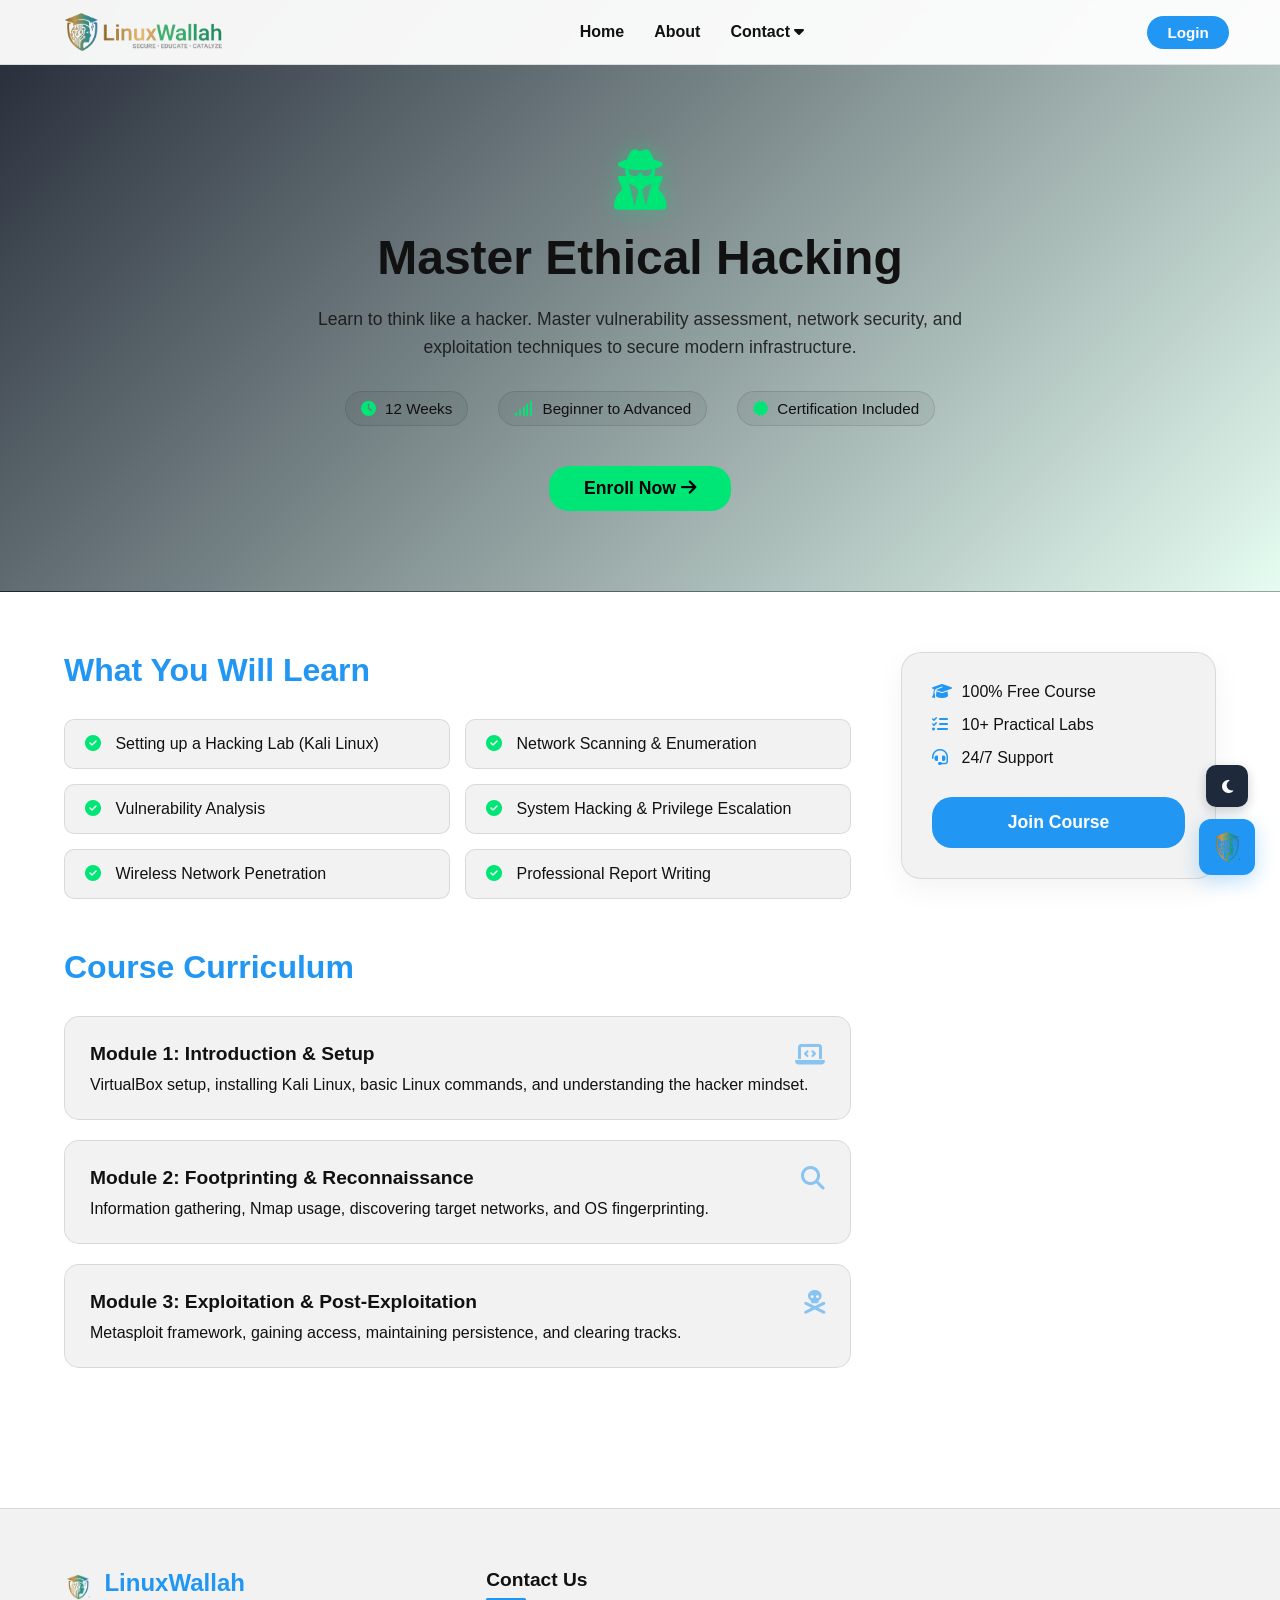
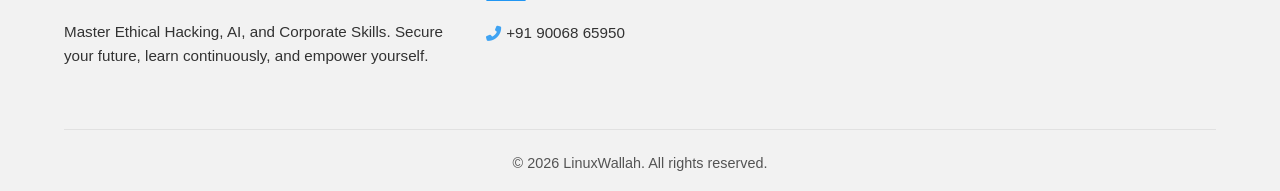
<file: courses/ethical-hacking.html>
<!DOCTYPE html>
<html lang="en">
<head>
    <meta charset="UTF-8">
    <meta name="viewport" content="width=device-width, initial-scale=1.0">
    <title>Ethical Hacking Course | LinuxWallah</title>
    <link rel="icon" href="../assets/shield-logo.png">
    <link rel="stylesheet" href="https://cdnjs.cloudflare.com/ajax/libs/font-awesome/6.4.0/css/all.min.css">
    
    <link rel="preconnect" href="https://fonts.googleapis.com">
    <link rel="preconnect" href="https://fonts.gstatic.com" crossorigin>
    <link href="https://fonts.googleapis.com/css2?family=Montserrat:wght@400;500;600;800&display=swap" rel="stylesheet">

    <link rel="stylesheet" href="../css/style.css">
    <link rel="stylesheet" href="../courses-css/ethical-hacking.css">
</head>
<body>

    <nav class="navbar">
        <div class="nav-container">
            <a href="../index.html" class="logo">
                <img src="../assets/full-logo.png" alt="LinuxWallah Logo">
            </a>
            <div class="nav-links" id="navLinks">
                <a href="../index.html#home">Home</a>
                <a href="../about.html">About</a>
                <div class="dropdown">
                    <a href="#contact" class="dropbtn">Contact <i class="fas fa-caret-down"></i></a>
                    <div class="dropdown-content">
                        <a href="https://wa.me/+919006865950"><i class="fab fa-whatsapp"></i> WhatsApp</a>
                        <a href="https://www.instagram.com/shailesh.zx"><i class="fab fa-instagram"></i> Instagram</a>
                        <a href="https://www.linkedin.com/in/shailesh-zx"><i class="fab fa-linkedin"></i> LinkedIn</a>
                        <a href="https://github.com/shailesh-zx/"><i class="fab fa-github"></i> GitHub</a>
                    </div>
                </div>
            </div>
            <div class="nav-right">
                <a href="../login.html" class="btn login-btn">Login</a>
                <div class="hamburger" id="hamburger">
                    <i class="fas fa-bars"></i>
                </div>
            </div>
        </div>
    </nav>

    <header class="course-hero">
        <div class="hero-bg-overlay"></div>
        <div class="course-hero-content">
            <i class="fas fa-user-secret course-main-icon"></i>
            <h1>Master Ethical Hacking</h1>
            <p>Learn to think like a hacker. Master vulnerability assessment, network security, and exploitation techniques to secure modern infrastructure.</p>
            <div class="course-meta">
                <span><i class="fas fa-clock"></i> 12 Weeks</span>
                <span><i class="fas fa-signal"></i> Beginner to Advanced</span>
                <span><i class="fas fa-certificate"></i> Certification Included</span>
            </div>
            <a href="#enroll" class="btn enroll-btn">Enroll Now <i class="fas fa-arrow-right"></i></a>
        </div>
    </header>

    <section class="course-details">
        <div class="details-container">
            <div class="main-content">
                <h2>What You Will Learn</h2>
                <div class="learn-grid">
                    <div class="learn-item"><i class="fas fa-check-circle"></i> Setting up a Hacking Lab (Kali Linux)</div>
                    <div class="learn-item"><i class="fas fa-check-circle"></i> Network Scanning & Enumeration</div>
                    <div class="learn-item"><i class="fas fa-check-circle"></i> Vulnerability Analysis</div>
                    <div class="learn-item"><i class="fas fa-check-circle"></i> System Hacking & Privilege Escalation</div>
                    <div class="learn-item"><i class="fas fa-check-circle"></i> Wireless Network Penetration</div>
                    <div class="learn-item"><i class="fas fa-check-circle"></i> Professional Report Writing</div>
                </div>

                <h2 style="margin-top: 50px;">Course Curriculum</h2>
                <div class="syllabus">
                    <div class="module-card">
                        <div class="module-header">
                            <h3>Module 1: Introduction & Setup</h3>
                            <i class="fas fa-laptop-code"></i>
                        </div>
                        <p>VirtualBox setup, installing Kali Linux, basic Linux commands, and understanding the hacker mindset.</p>
                    </div>
                    <div class="module-card">
                        <div class="module-header">
                            <h3>Module 2: Footprinting & Reconnaissance</h3>
                            <i class="fas fa-search"></i>
                        </div>
                        <p>Information gathering, Nmap usage, discovering target networks, and OS fingerprinting.</p>
                    </div>
                    <div class="module-card">
                        <div class="module-header">
                            <h3>Module 3: Exploitation & Post-Exploitation</h3>
                            <i class="fas fa-skull-crossbones"></i>
                        </div>
                        <p>Metasploit framework, gaining access, maintaining persistence, and clearing tracks.</p>
                    </div>
                </div>
            </div>

            <div class="sidebar">
                <div class="pricing-card">
                    <ul class="features">
                        <li><i class="fas fa-graduation-cap"></i> 100% Free Course</li>
                        <li><i class="fas fa-tasks"></i> 10+ Practical Labs</li>
                        <li><i class="fas fa-headset"></i> 24/7 Support</li>
                    </ul>
                    <a href="#" class="btn btn-full">Join Course</a>
                </div>
            </div>
        </div>
    </section>

    <footer class="footer">
        <div class="footer-container">
            <div class="footer-col brand-col">
                <div class="footer-logo">
                    <img src="../assets/shield-logo.png" alt="LinuxWallah Logo" style="width: 28px; vertical-align: middle; margin-right: 8px;">
                    <span style="font-size: 1.5rem; font-weight: 700; color: var(--primary-blue);">LinuxWallah</span>
                </div>
                <p>Master Ethical Hacking, AI, and Corporate Skills. Secure your future, learn continuously, and empower yourself.</p>
            </div>
            <div class="footer-col">
                <h3>Contact Us</h3>
                <p><i class="fas fa-phone-alt" style="color: var(--primary-blue); width: 20px;"></i> +91 90068 65950</p>
            </div>
        </div>
        <div class="footer-bottom"><p>&copy; 2026 LinuxWallah. All rights reserved.</p></div>
    </footer>

    <div class="chatbot-container" id="chatbot-container">
        <div class="chatbot-header">
            <div style="display: flex; align-items: center; gap: 8px;">
                <img src="../assets/shield-logo.png" alt="AI" style="width: 24px; height: 24px;">
                <span style="font-weight: bold;">LinuxWallah AI</span>
            </div>
            <button id="close-chat" style="background:none; border:none; color:white; font-size:18px; cursor:pointer;"><i class="fas fa-times"></i></button>
        </div>
        <div class="chatbot-body">
            <div class="bot-msg">Hello! Have questions about the Ethical Hacking course?</div>
        </div>
        <div class="chatbot-input">
            <input type="text" placeholder="Type your question...">
            <button style="background:none; border:none; color:var(--primary-blue); cursor:pointer; font-size:18px;"><i class="fas fa-paper-plane"></i></button>
        </div>
    </div>

    <div class="floating-controls">
        <button id="theme-toggle" class="theme-btn" title="Toggle Dark/Light Mode"><i class="fas fa-moon"></i></button>
        <button id="chat-toggle" class="chat-btn" title="Open AI Chat"><img src="../assets/shield-logo.png" alt="Chat"></button>
    </div>

    <!-- ========================================== -->
    <!-- Custom Redirect & Enrollment Popup Script  -->
    <!-- ========================================== -->
    <style>
        .login-popup-overlay {
            position: fixed;
            top: 0;
            left: 0;
            width: 100%;
            height: 100%;
            background: rgba(0, 0, 0, 0.85);
            display: flex;
            justify-content: center;
            align-items: center;
            z-index: 10000;
            backdrop-filter: blur(5px);
        }
        .login-popup-card {
            background: #111720;
            border: 2px solid #9C27B0;
            padding: 30px;
            border-radius: 15px;
            text-align: center;
            max-width: 440px;
            width: 90%;
            color: #ffffff;
            box-shadow: 0 10px 30px rgba(156, 39, 176, 0.3);
            animation: popupFadeIn 0.3s ease-out;
            position: relative;
        }
        .login-popup-card.dev-card {
            border-color: #00BCD4;
            box-shadow: 0 10px 30px rgba(0, 188, 212, 0.3);
        }
        .login-popup-card i {
            font-size: 2.8rem;
            color: #9C27B0;
            margin-bottom: 15px;
        }
        .login-popup-card.dev-card i {
            color: #00BCD4;
        }
        .login-popup-card h3 {
            font-size: 1.3rem;
            margin-bottom: 10px;
            color: #ffffff;
        }
        .login-popup-card p {
            font-size: 1rem;
            line-height: 1.6;
            margin: 0;
            font-weight: 400;
            color: #d1d5db;
        }
        .login-popup-card a {
            color: #00BCD4;
            font-weight: 600;
            text-decoration: underline;
        }
        .login-popup-card a:hover {
            color: #38bdf8;
        }
        .popup-close-btn {
            position: absolute;
            top: 10px;
            right: 15px;
            background: none;
            border: none;
            color: #9ca3af;
            font-size: 22px;
            cursor: pointer;
            transition: color 0.2s;
        }
        .popup-close-btn:hover {
            color: #ffffff;
        }
        @keyframes popupFadeIn {
            from { opacity: 0; transform: scale(0.9); }
            to { opacity: 1; transform: scale(1); }
        }
    </style>

    <script>
        document.addEventListener("DOMContentLoaded", function() {
            const actionButtons = document.querySelectorAll('.enroll-btn, .pricing-card .btn-full');

            function getLoggedInUser() {
                const rawUser = localStorage.getItem('user') || localStorage.getItem('currentUser');
                if (rawUser) {
                    try {
                        return JSON.parse(rawUser);
                    } catch (e) {
                        return { username: rawUser };
                    }
                }
                if (localStorage.getItem('isLoggedIn') === 'true') {
                    return { username: 'Learner' };
                }
                return null;
            }

            actionButtons.forEach(button => {
                button.addEventListener('click', function(e) {
                    e.preventDefault(); 

                    const user = getLoggedInUser();
                    const overlay = document.createElement('div');
                    overlay.className = 'login-popup-overlay';

                    if (!user) {
                        overlay.innerHTML = `
                            <div class="login-popup-card">
                                <i class="fas fa-user-lock"></i>
                                <h3>Login Required</h3>
                                <p>You must log in to join the course. Redirecting to login page...</p>
                            </div>
                        `;
                        document.body.appendChild(overlay);

                        setTimeout(() => {
                            window.location.href = '../login.html';
                        }, 2000);

                    } else {
                        const username = user.username || 'Learner';
                        overlay.innerHTML = `
                            <div class="login-popup-card dev-card">
                                <button class="popup-close-btn">&times;</button>
                                <i class="fas fa-laptop-code"></i>
                                <h3>Welcome, ${username}! 🎉</h3>
                               <p style="font-size: 0.95rem; margin-bottom: 15px;">For more details or inquiries, please feel free to reach out.</p>
                                <a href="../contact.html" style="display: inline-block; padding: 8px 24px; background-color: #00BCD4; color: #111720; text-decoration: none; border-radius: 5px; font-weight: 600; font-size: 0.95rem; transition: background 0.2s;">Contact Us</a>
                            </div>
                        `;
                        document.body.appendChild(overlay);

                        const closeBtn = overlay.querySelector('.popup-close-btn');
                        closeBtn.addEventListener('click', function() {
                            overlay.remove();
                        });

                        setTimeout(() => {
                            if (document.body.contains(overlay)) {
                                overlay.remove();
                            }
                        }, 10000);
                    }
                });
            });
        });
    </script>

    <script src="../js/theme.js"></script>
    <script src="../js/chatbot.js"></script>
    <script src="../js/mobile-menu.js"></script>
    <script src="../js/auth-nav.js"></script>
</body>
</html>
</file>
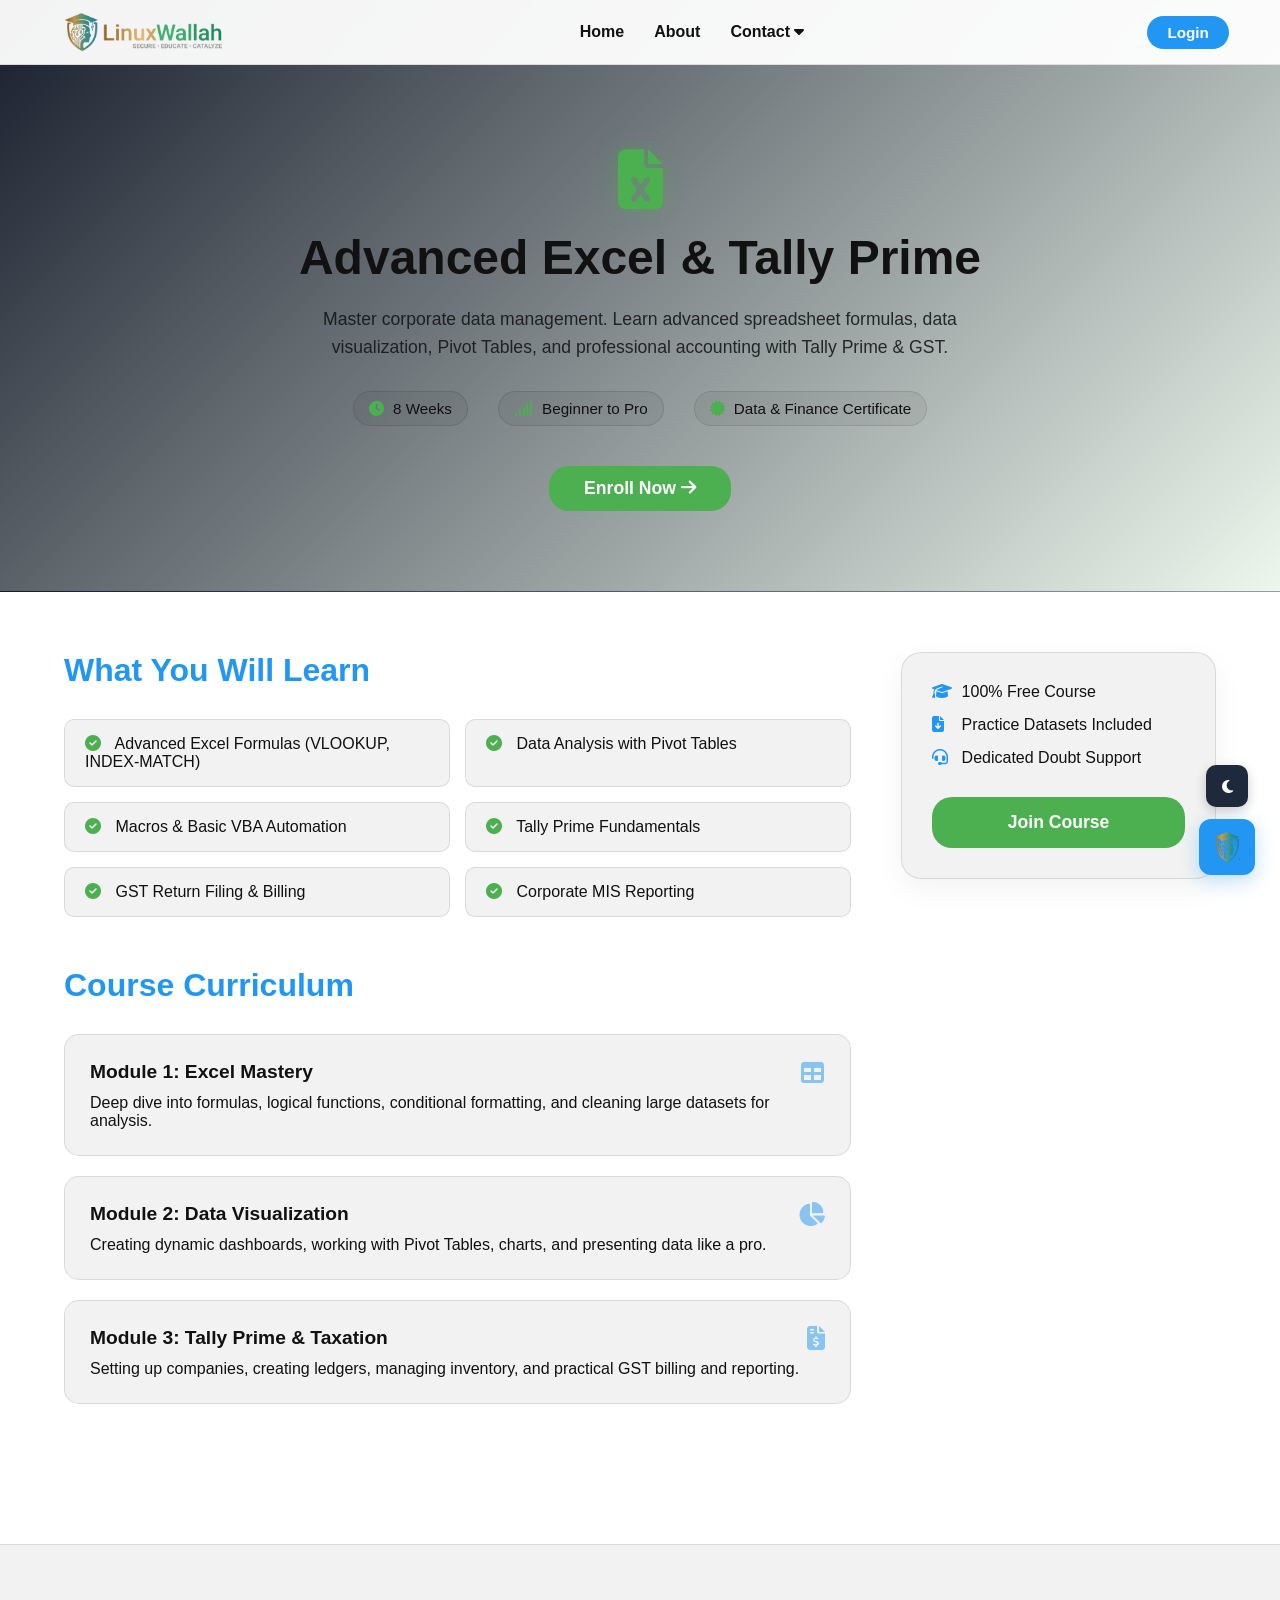
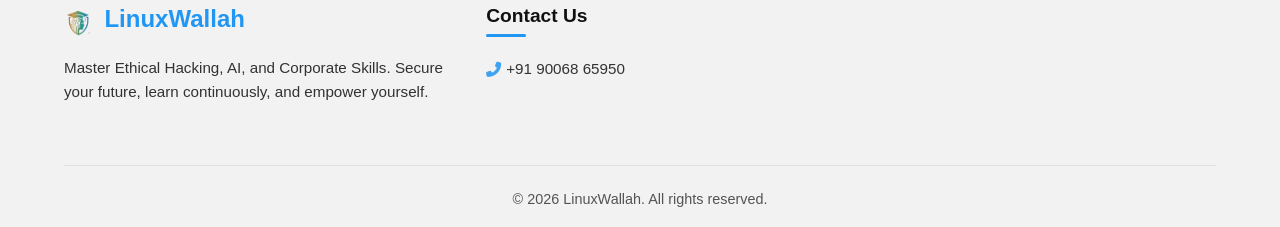
<file: courses/excel.html>
<!DOCTYPE html>
<html lang="en">
<head>
    <meta charset="UTF-8">
    <meta name="viewport" content="width=device-width, initial-scale=1.0">
    <title>Excel & Tally Pro | LinuxWallah</title>
    <link rel="icon" href="../assets/shield-logo.png">
    <link rel="stylesheet" href="https://cdnjs.cloudflare.com/ajax/libs/font-awesome/6.4.0/css/all.min.css">
    
    <link rel="preconnect" href="https://fonts.googleapis.com">
    <link rel="preconnect" href="https://fonts.gstatic.com" crossorigin>
    <link href="https://fonts.googleapis.com/css2?family=Montserrat:wght@400;500;600;800&display=swap" rel="stylesheet">

    <link rel="stylesheet" href="../css/style.css">
    <link rel="stylesheet" href="../courses-css/excel.css">
</head>
<body>

    <nav class="navbar">
        <div class="nav-container">
            <a href="../index.html" class="logo">
                <img src="../assets/full-logo.png" alt="LinuxWallah Logo">
            </a>
            <div class="nav-links" id="navLinks">
                <a href="../index.html#home">Home</a>
                <a href="../about.html">About</a>
                <div class="dropdown">
                    <a href="#contact" class="dropbtn">Contact <i class="fas fa-caret-down"></i></a>
                    <div class="dropdown-content">
                        <a href="https://wa.me/+919006865950"><i class="fab fa-whatsapp"></i> WhatsApp</a>
                        <a href="https://www.instagram.com/shailesh.zx"><i class="fab fa-instagram"></i> Instagram</a>
                        <a href="https://www.linkedin.com/in/shailesh-zx"><i class="fab fa-linkedin"></i> LinkedIn</a>
                        <a href="https://github.com/shailesh-zx/"><i class="fab fa-github"></i> GitHub</a>
                    </div>
                </div>
            </div>
            <div class="nav-right">
                <a href="../login.html" class="btn login-btn">Login</a>
                <div class="hamburger" id="hamburger">
                    <i class="fas fa-bars"></i>
                </div>
            </div>
        </div>
    </nav>

    <header class="course-hero">
        <div class="hero-bg-overlay"></div>
        <div class="course-hero-content">
            <i class="fas fa-file-excel course-main-icon"></i>
            <h1>Advanced Excel & Tally Prime</h1>
            <p>Master corporate data management. Learn advanced spreadsheet formulas, data visualization, Pivot Tables, and professional accounting with Tally Prime & GST.</p>
            <div class="course-meta">
                <span><i class="fas fa-clock"></i> 8 Weeks</span>
                <span><i class="fas fa-signal"></i> Beginner to Pro</span>
                <span><i class="fas fa-certificate"></i> Data & Finance Certificate</span>
            </div>
            <a href="#enroll" class="btn enroll-btn">Enroll Now <i class="fas fa-arrow-right"></i></a>
        </div>
    </header>

    <section class="course-details">
        <div class="details-container">
            <div class="main-content">
                <h2>What You Will Learn</h2>
                <div class="learn-grid">
                    <div class="learn-item"><i class="fas fa-check-circle"></i> Advanced Excel Formulas (VLOOKUP, INDEX-MATCH)</div>
                    <div class="learn-item"><i class="fas fa-check-circle"></i> Data Analysis with Pivot Tables</div>
                    <div class="learn-item"><i class="fas fa-check-circle"></i> Macros & Basic VBA Automation</div>
                    <div class="learn-item"><i class="fas fa-check-circle"></i> Tally Prime Fundamentals</div>
                    <div class="learn-item"><i class="fas fa-check-circle"></i> GST Return Filing & Billing</div>
                    <div class="learn-item"><i class="fas fa-check-circle"></i> Corporate MIS Reporting</div>
                </div>

                <h2 style="margin-top: 50px;">Course Curriculum</h2>
                <div class="syllabus">
                    <div class="module-card">
                        <div class="module-header">
                            <h3>Module 1: Excel Mastery</h3>
                            <i class="fas fa-table"></i>
                        </div>
                        <p>Deep dive into formulas, logical functions, conditional formatting, and cleaning large datasets for analysis.</p>
                    </div>
                    <div class="module-card">
                        <div class="module-header">
                            <h3>Module 2: Data Visualization</h3>
                            <i class="fas fa-chart-pie"></i>
                        </div>
                        <p>Creating dynamic dashboards, working with Pivot Tables, charts, and presenting data like a pro.</p>
                    </div>
                    <div class="module-card">
                        <div class="module-header">
                            <h3>Module 3: Tally Prime & Taxation</h3>
                            <i class="fas fa-file-invoice-dollar"></i>
                        </div>
                        <p>Setting up companies, creating ledgers, managing inventory, and practical GST billing and reporting.</p>
                    </div>
                </div>
            </div>

            <div class="sidebar">
                <div class="pricing-card">
                    <ul class="features">
                        <li><i class="fas fa-graduation-cap"></i> 100% Free Course</li>
                        <li><i class="fas fa-file-download"></i> Practice Datasets Included</li>
                        <li><i class="fas fa-headset"></i> Dedicated Doubt Support</li>
                    </ul>
                    <a href="#" class="btn btn-full">Join Course</a>
                </div>
            </div>
        </div>
    </section>

    <footer class="footer">
        <div class="footer-container">
            <div class="footer-col brand-col">
                <div class="footer-logo">
                    <img src="../assets/shield-logo.png" alt="LinuxWallah Logo" style="width: 28px; vertical-align: middle; margin-right: 8px;">
                    <span style="font-size: 1.5rem; font-weight: 700; color: var(--primary-blue);">LinuxWallah</span>
                </div>
                <p>Master Ethical Hacking, AI, and Corporate Skills. Secure your future, learn continuously, and empower yourself.</p>
            </div>
            <div class="footer-col">
                <h3>Contact Us</h3>
                <p><i class="fas fa-phone-alt" style="color: var(--primary-blue); width: 20px;"></i> +91 90068 65950</p>
            </div>
        </div>
        <div class="footer-bottom"><p>&copy; 2026 LinuxWallah. All rights reserved.</p></div>
    </footer>

    <div class="chatbot-container" id="chatbot-container">
        <div class="chatbot-header">
            <div style="display: flex; align-items: center; gap: 8px;">
                <img src="../assets/shield-logo.png" alt="AI" style="width: 24px; height: 24px;">
                <span style="font-weight: bold;">LinuxWallah AI</span>
            </div>
            <button id="close-chat" style="background:none; border:none; color:white; font-size:18px; cursor:pointer;"><i class="fas fa-times"></i></button>
        </div>
        <div class="chatbot-body">
            <div class="bot-msg">Hello! Stuck on a VLOOKUP or GST entry? Ask me anything!</div>
        </div>
        <div class="chatbot-input">
            <input type="text" placeholder="Type your question...">
            <button style="background:none; border:none; color:var(--primary-blue); cursor:pointer; font-size:18px;"><i class="fas fa-paper-plane"></i></button>
        </div>
    </div>

    <div class="floating-controls">
        <button id="theme-toggle" class="theme-btn"><i class="fas fa-moon"></i></button>
        <button id="chat-toggle" class="chat-btn"><img src="../assets/shield-logo.png" alt="Chat"></button>
    </div>

    <!-- ========================================== -->
    <!-- Custom Redirect & Enrollment Popup Script  -->
    <!-- ========================================== -->
    <style>
        .login-popup-overlay {
            position: fixed;
            top: 0;
            left: 0;
            width: 100%;
            height: 100%;
            background: rgba(0, 0, 0, 0.85);
            display: flex;
            justify-content: center;
            align-items: center;
            z-index: 10000;
            backdrop-filter: blur(5px);
        }
        .login-popup-card {
            background: #111720;
            border: 2px solid #9C27B0;
            padding: 30px;
            border-radius: 15px;
            text-align: center;
            max-width: 440px;
            width: 90%;
            color: #ffffff;
            box-shadow: 0 10px 30px rgba(156, 39, 176, 0.3);
            animation: popupFadeIn 0.3s ease-out;
            position: relative;
        }
        .login-popup-card.dev-card {
            border-color: #00BCD4;
            box-shadow: 0 10px 30px rgba(0, 188, 212, 0.3);
        }
        .login-popup-card i {
            font-size: 2.8rem;
            color: #9C27B0;
            margin-bottom: 15px;
        }
        .login-popup-card.dev-card i {
            color: #00BCD4;
        }
        .login-popup-card h3 {
            font-size: 1.3rem;
            margin-bottom: 10px;
            color: #ffffff;
        }
        .login-popup-card p {
            font-size: 1rem;
            line-height: 1.6;
            margin: 0;
            font-weight: 400;
            color: #d1d5db;
        }
        .login-popup-card a {
            color: #00BCD4;
            font-weight: 600;
            text-decoration: underline;
        }
        .login-popup-card a:hover {
            color: #38bdf8;
        }
        .popup-close-btn {
            position: absolute;
            top: 10px;
            right: 15px;
            background: none;
            border: none;
            color: #9ca3af;
            font-size: 22px;
            cursor: pointer;
            transition: color 0.2s;
        }
        .popup-close-btn:hover {
            color: #ffffff;
        }
        @keyframes popupFadeIn {
            from { opacity: 0; transform: scale(0.9); }
            to { opacity: 1; transform: scale(1); }
        }
    </style>

    <script>
        document.addEventListener("DOMContentLoaded", function() {
            const actionButtons = document.querySelectorAll('.enroll-btn, .pricing-card .btn-full');

            function getLoggedInUser() {
                const rawUser = localStorage.getItem('user') || localStorage.getItem('currentUser');
                if (rawUser) {
                    try {
                        return JSON.parse(rawUser);
                    } catch (e) {
                        return { username: rawUser };
                    }
                }
                if (localStorage.getItem('isLoggedIn') === 'true') {
                    return { username: 'Learner' };
                }
                return null;
            }

            actionButtons.forEach(button => {
                button.addEventListener('click', function(e) {
                    e.preventDefault(); 

                    const user = getLoggedInUser();
                    const overlay = document.createElement('div');
                    overlay.className = 'login-popup-overlay';

                    if (!user) {
                        overlay.innerHTML = `
                            <div class="login-popup-card">
                                <i class="fas fa-user-lock"></i>
                                <h3>Login Required</h3>
                                <p>You must log in to join the course. Redirecting to login page...</p>
                            </div>
                        `;
                        document.body.appendChild(overlay);

                        setTimeout(() => {
                            window.location.href = '../login.html';
                        }, 2000);

                    } else {
                        const username = user.username || 'Learner';
                        overlay.innerHTML = `
                            <div class="login-popup-card dev-card">
                                <button class="popup-close-btn">&times;</button>
                                <i class="fas fa-laptop-code"></i>
                                <h3>Welcome, ${username}! 🎉</h3>
                               <p style="font-size: 0.95rem; margin-bottom: 15px;">For more details or inquiries, please feel free to reach out.</p>
                                <a href="../contact.html" style="display: inline-block; padding: 8px 24px; background-color: #00BCD4; color: #111720; text-decoration: none; border-radius: 5px; font-weight: 600; font-size: 0.95rem; transition: background 0.2s;">Contact Us</a>
                            </div>
                        `;
                        document.body.appendChild(overlay);

                        const closeBtn = overlay.querySelector('.popup-close-btn');
                        closeBtn.addEventListener('click', function() {
                            overlay.remove();
                        });

                        setTimeout(() => {
                            if (document.body.contains(overlay)) {
                                overlay.remove();
                            }
                        }, 10000);
                    }
                });
            });
        });
    </script>

    <script src="../js/theme.js"></script>
    <script src="../js/chatbot.js"></script>
    <script src="../js/mobile-menu.js"></script>
    <script src="../js/auth-nav.js"></script>
</body>
</html>
</file>
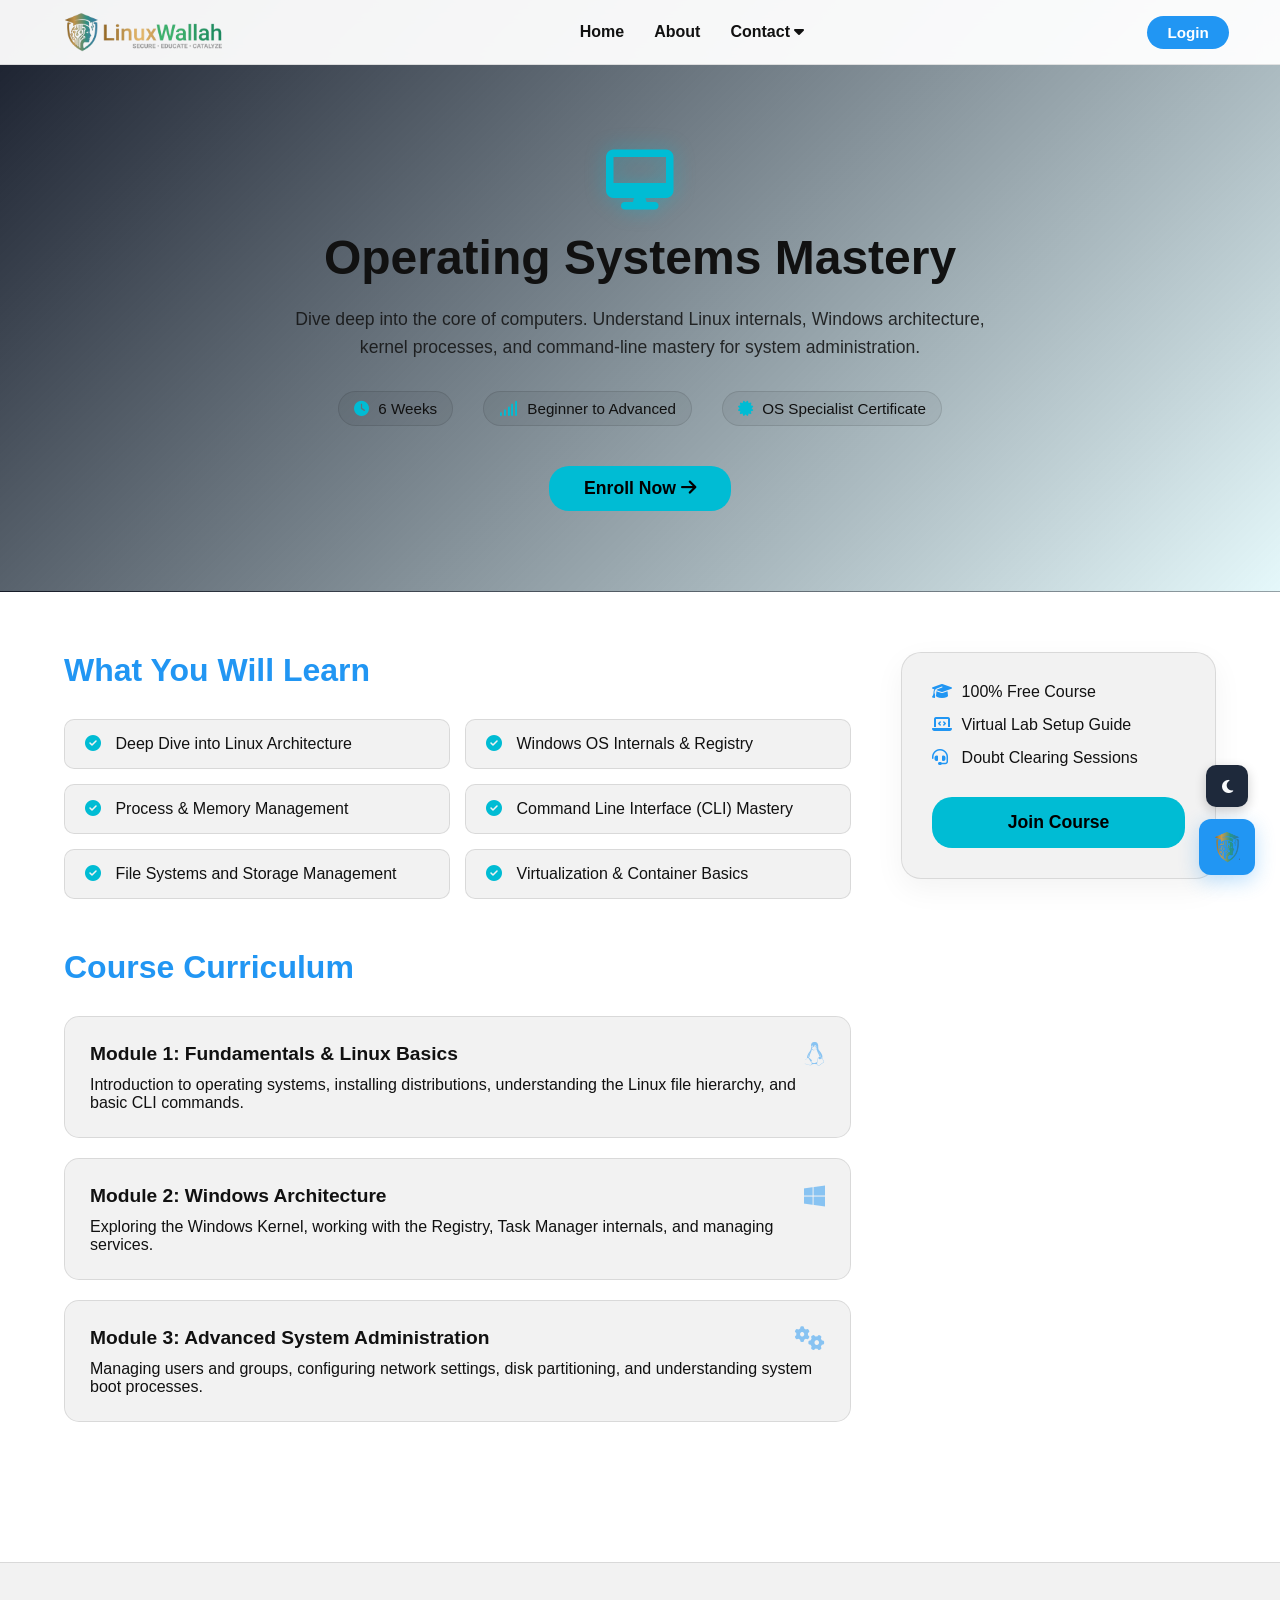
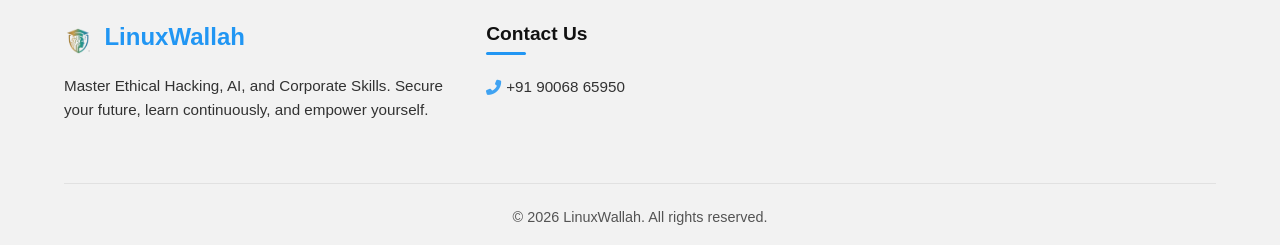
<file: courses/operating-systems.html>
<!DOCTYPE html>
<html lang="en">
<head>
    <meta charset="UTF-8">
    <meta name="viewport" content="width=device-width, initial-scale=1.0">
    <title>Operating Systems Mastery | LinuxWallah</title>
    <link rel="icon" href="../assets/shield-logo.png">
    <link rel="stylesheet" href="https://cdnjs.cloudflare.com/ajax/libs/font-awesome/6.4.0/css/all.min.css">
    
    <link rel="preconnect" href="https://fonts.googleapis.com">
    <link rel="preconnect" href="https://fonts.gstatic.com" crossorigin>
    <link href="https://fonts.googleapis.com/css2?family=Montserrat:wght@400;500;600;800&display=swap" rel="stylesheet">

    <link rel="stylesheet" href="../css/style.css">
    <link rel="stylesheet" href="../courses-css/os.css">
</head>
<body>

    <nav class="navbar">
        <div class="nav-container">
            <a href="../index.html" class="logo">
                <img src="../assets/full-logo.png" alt="LinuxWallah Logo">
            </a>
            <div class="nav-links" id="navLinks">
                <a href="../index.html#home">Home</a>
                <a href="../about.html">About</a>
                <div class="dropdown">
                    <a href="#contact" class="dropbtn">Contact <i class="fas fa-caret-down"></i></a>
                    <div class="dropdown-content">
                        <a href="https://wa.me/+919006865950"><i class="fab fa-whatsapp"></i> WhatsApp</a>
                        <a href="https://www.instagram.com/shailesh.zx"><i class="fab fa-instagram"></i> Instagram</a>
                        <a href="https://www.linkedin.com/in/shailesh-zx"><i class="fab fa-linkedin"></i> LinkedIn</a>
                        <a href="https://github.com/shailesh-zx/"><i class="fab fa-github"></i> GitHub</a>
                    </div>
                </div>
            </div>
            <div class="nav-right">
                <a href="../login.html" class="btn login-btn">Login</a>
                <div class="hamburger" id="hamburger">
                    <i class="fas fa-bars"></i>
                </div>
            </div>
        </div>
    </nav>

    <header class="course-hero">
        <div class="hero-bg-overlay"></div>
        <div class="course-hero-content">
            <i class="fas fa-desktop course-main-icon"></i>
            <h1>Operating Systems Mastery</h1>
            <p>Dive deep into the core of computers. Understand Linux internals, Windows architecture, kernel processes, and command-line mastery for system administration.</p>
            <div class="course-meta">
                <span><i class="fas fa-clock"></i> 6 Weeks</span>
                <span><i class="fas fa-signal"></i> Beginner to Advanced</span>
                <span><i class="fas fa-certificate"></i> OS Specialist Certificate</span>
            </div>
            <a href="#enroll" class="btn enroll-btn">Enroll Now <i class="fas fa-arrow-right"></i></a>
        </div>
    </header>

    <section class="course-details">
        <div class="details-container">
            <div class="main-content">
                <h2>What You Will Learn</h2>
                <div class="learn-grid">
                    <div class="learn-item"><i class="fas fa-check-circle"></i> Deep Dive into Linux Architecture</div>
                    <div class="learn-item"><i class="fas fa-check-circle"></i> Windows OS Internals & Registry</div>
                    <div class="learn-item"><i class="fas fa-check-circle"></i> Process & Memory Management</div>
                    <div class="learn-item"><i class="fas fa-check-circle"></i> Command Line Interface (CLI) Mastery</div>
                    <div class="learn-item"><i class="fas fa-check-circle"></i> File Systems and Storage Management</div>
                    <div class="learn-item"><i class="fas fa-check-circle"></i> Virtualization & Container Basics</div>
                </div>

                <h2 style="margin-top: 50px;">Course Curriculum</h2>
                <div class="syllabus">
                    <div class="module-card">
                        <div class="module-header">
                            <h3>Module 1: Fundamentals & Linux Basics</h3>
                            <i class="fab fa-linux"></i>
                        </div>
                        <p>Introduction to operating systems, installing distributions, understanding the Linux file hierarchy, and basic CLI commands.</p>
                    </div>
                    <div class="module-card">
                        <div class="module-header">
                            <h3>Module 2: Windows Architecture</h3>
                            <i class="fab fa-windows"></i>
                        </div>
                        <p>Exploring the Windows Kernel, working with the Registry, Task Manager internals, and managing services.</p>
                    </div>
                    <div class="module-card">
                        <div class="module-header">
                            <h3>Module 3: Advanced System Administration</h3>
                            <i class="fas fa-cogs"></i>
                        </div>
                        <p>Managing users and groups, configuring network settings, disk partitioning, and understanding system boot processes.</p>
                    </div>
                </div>
            </div>

            <div class="sidebar">
                <div class="pricing-card">
                    <ul class="features">
                        <li><i class="fas fa-graduation-cap"></i> 100% Free Course</li>
                        <li><i class="fas fa-laptop-code"></i> Virtual Lab Setup Guide</li>
                        <li><i class="fas fa-headset"></i> Doubt Clearing Sessions</li>
                    </ul>
                    <a href="#" class="btn btn-full">Join Course</a>
                </div>
            </div>
        </div>
    </section>

    <footer class="footer">
        <div class="footer-container">
            <div class="footer-col brand-col">
                <div class="footer-logo">
                    <img src="../assets/shield-logo.png" alt="LinuxWallah Logo" style="width: 28px; vertical-align: middle; margin-right: 8px;">
                    <span style="font-size: 1.5rem; font-weight: 700; color: var(--primary-blue);">LinuxWallah</span>
                </div>
                <p>Master Ethical Hacking, AI, and Corporate Skills. Secure your future, learn continuously, and empower yourself.</p>
            </div>
            <div class="footer-col">
                <h3>Contact Us</h3>
                <p><i class="fas fa-phone-alt" style="color: var(--primary-blue); width: 20px;"></i> +91 90068 65950</p>
            </div>
        </div>
        <div class="footer-bottom"><p>&copy; 2026 LinuxWallah. All rights reserved.</p></div>
    </footer>

    <div class="chatbot-container" id="chatbot-container">
        <div class="chatbot-header">
            <div style="display: flex; align-items: center; gap: 8px;">
                <img src="../assets/shield-logo.png" alt="AI" style="width: 24px; height: 24px;">
                <span style="font-weight: bold;">LinuxWallah AI</span>
            </div>
            <button id="close-chat" style="background:none; border:none; color:white; font-size:18px; cursor:pointer;"><i class="fas fa-times"></i></button>
        </div>
        <div class="chatbot-body">
            <div class="bot-msg">Hello! Have questions about Windows or Linux? Ask away!</div>
        </div>
        <div class="chatbot-input">
            <input type="text" placeholder="Type your question...">
            <button style="background:none; border:none; color:var(--primary-blue); cursor:pointer; font-size:18px;"><i class="fas fa-paper-plane"></i></button>
        </div>
    </div>

    <div class="floating-controls">
        <button id="theme-toggle" class="theme-btn"><i class="fas fa-moon"></i></button>
        <button id="chat-toggle" class="chat-btn"><img src="../assets/shield-logo.png" alt="Chat"></button>
    </div>

    <!-- ========================================== -->
    <!-- Custom Redirect & Enrollment Popup Script  -->
    <!-- ========================================== -->
    <style>
        .login-popup-overlay {
            position: fixed;
            top: 0;
            left: 0;
            width: 100%;
            height: 100%;
            background: rgba(0, 0, 0, 0.85);
            display: flex;
            justify-content: center;
            align-items: center;
            z-index: 10000;
            backdrop-filter: blur(5px);
        }
        .login-popup-card {
            background: #111720;
            border: 2px solid #9C27B0;
            padding: 30px;
            border-radius: 15px;
            text-align: center;
            max-width: 440px;
            width: 90%;
            color: #ffffff;
            box-shadow: 0 10px 30px rgba(156, 39, 176, 0.3);
            animation: popupFadeIn 0.3s ease-out;
            position: relative;
        }
        .login-popup-card.dev-card {
            border-color: #00BCD4;
            box-shadow: 0 10px 30px rgba(0, 188, 212, 0.3);
        }
        .login-popup-card i {
            font-size: 2.8rem;
            color: #9C27B0;
            margin-bottom: 15px;
        }
        .login-popup-card.dev-card i {
            color: #00BCD4;
        }
        .login-popup-card h3 {
            font-size: 1.3rem;
            margin-bottom: 10px;
            color: #ffffff;
        }
        .login-popup-card p {
            font-size: 1rem;
            line-height: 1.6;
            margin: 0;
            font-weight: 400;
            color: #d1d5db;
        }
        .login-popup-card a {
            color: #00BCD4;
            font-weight: 600;
            text-decoration: underline;
        }
        .login-popup-card a:hover {
            color: #38bdf8;
        }
        .popup-close-btn {
            position: absolute;
            top: 10px;
            right: 15px;
            background: none;
            border: none;
            color: #9ca3af;
            font-size: 22px;
            cursor: pointer;
            transition: color 0.2s;
        }
        .popup-close-btn:hover {
            color: #ffffff;
        }
        @keyframes popupFadeIn {
            from { opacity: 0; transform: scale(0.9); }
            to { opacity: 1; transform: scale(1); }
        }
    </style>

    <script>
        document.addEventListener("DOMContentLoaded", function() {
            const actionButtons = document.querySelectorAll('.enroll-btn, .pricing-card .btn-full');

            function getLoggedInUser() {
                const rawUser = localStorage.getItem('user') || localStorage.getItem('currentUser');
                if (rawUser) {
                    try {
                        return JSON.parse(rawUser);
                    } catch (e) {
                        return { username: rawUser };
                    }
                }
                if (localStorage.getItem('isLoggedIn') === 'true') {
                    return { username: 'Learner' };
                }
                return null;
            }

            actionButtons.forEach(button => {
                button.addEventListener('click', function(e) {
                    e.preventDefault(); 

                    const user = getLoggedInUser();
                    const overlay = document.createElement('div');
                    overlay.className = 'login-popup-overlay';

                    if (!user) {
                        overlay.innerHTML = `
                            <div class="login-popup-card">
                                <i class="fas fa-user-lock"></i>
                                <h3>Login Required</h3>
                                <p>You must log in to join the course. Redirecting to login page...</p>
                            </div>
                        `;
                        document.body.appendChild(overlay);

                        setTimeout(() => {
                            window.location.href = '../login.html';
                        }, 2000);

                    } else {
                        const username = user.username || 'Learner';
                        overlay.innerHTML = `
                            <div class="login-popup-card dev-card">
                                <button class="popup-close-btn">&times;</button>
                                <i class="fas fa-laptop-code"></i>
                                <h3>Welcome, ${username}! 🎉</h3>
                                <p style="font-size: 0.95rem; margin-bottom: 15px;">For more details or inquiries, please feel free to reach out.</p>
                                <a href="../contact.html" style="display: inline-block; padding: 8px 24px; background-color: #00BCD4; color: #111720; text-decoration: none; border-radius: 5px; font-weight: 600; font-size: 0.95rem; transition: background 0.2s;">Contact Us</a>
                            </div>
                        `;
                        document.body.appendChild(overlay);

                        const closeBtn = overlay.querySelector('.popup-close-btn');
                        closeBtn.addEventListener('click', function() {
                            overlay.remove();
                        });

                        setTimeout(() => {
                            if (document.body.contains(overlay)) {
                                overlay.remove();
                            }
                        }, 10000);
                    }
                });
            });
        });
    </script>

    <script src="../js/theme.js"></script>
    <script src="../js/chatbot.js"></script>
    <script src="../js/mobile-menu.js"></script>
    <script src="../js/auth-nav.js"></script>
</body>
</html>
</file>
<file: css/style.css>
:root {
    --primary-blue: #2196F3;
    --dark-blue: #0B1120;
    --accent-green: #00E676;
    --bg-color: #ffffff;
    --text-color: #111111;
    --nav-bg: rgba(255, 255, 255, 0.95);
    --card-bg: rgba(0, 0, 0, 0.05);
    --border-color: rgba(0, 0, 0, 0.1);
}

[data-theme="dark"] {
    --bg-color: #0B1120;
    --text-color: #ffffff;
    --nav-bg: rgba(11, 17, 32, 0.95);
    --card-bg: rgba(255, 255, 255, 0.05);
    --border-color: rgba(255, 255, 255, 0.15);
}

* { margin: 0; padding: 0; box-sizing: border-box; font-family: 'Segoe UI', sans-serif; }
body { background-color: var(--bg-color); color: var(--text-color); overflow-x: hidden; min-height: 100vh; }

/* Navbar Layout */
.navbar { position: fixed; top: 0; width: 100%; background: var(--nav-bg); backdrop-filter: blur(10px); z-index: 999999; border-bottom: 1px solid var(--border-color); }
.nav-container { display: flex; justify-content: space-between; align-items: center; padding: 12px 4%; max-width: 100%; }
.logo img { height: 40px; display: block; }

.nav-links { display: flex; align-items: center; }
.nav-links a { color: var(--text-color); text-decoration: none; margin: 0 15px; font-weight: 600; font-size: 1rem; transition: color 0.2s; }
.nav-links a:hover { color: var(--primary-blue); }

/* Contact Dropdown */
.dropdown { display: inline-block; position: relative; }
.dropdown-content { display: none; position: absolute; background-color: var(--nav-bg); min-width: 160px; box-shadow: 0px 8px 16px rgba(0,0,0,0.15); border-radius: 8px; overflow: hidden; top: 100%; left: 0; }
.dropdown-content a { display: block; padding: 12px 16px; margin: 0; text-align: left; }
.dropdown:hover .dropdown-content { display: block; }

.nav-right { display: flex; align-items: center; gap: 12px; }
.search-box { background: var(--card-bg); border-radius: 20px; padding: 6px 12px; display: flex; align-items: center; border: 1px solid var(--border-color); }
.search-box input { background: transparent; border: none; outline: none; color: var(--text-color); padding-left: 6px; width: 150px; }

.btn { background: var(--primary-blue); color: white; padding: 8px 20px; border-radius: 20px; text-decoration: none; font-weight: bold; font-size: 0.95rem; }
.hamburger { display: none; cursor: pointer; font-size: 24px; color: var(--text-color); padding: 5px; }

/* Hero Section */
.hero { height: 100vh; display: flex; justify-content: center; align-items: center; text-align: center; position: relative; overflow: hidden; padding: 0 20px; }
.cyber-grid { position: absolute; width: 200%; height: 200%; background-image: linear-gradient(rgba(33, 150, 243, 0.12) 1px, transparent 1px), linear-gradient(90deg, rgba(33, 150, 243, 0.12) 1px, transparent 1px); background-size: 50px 50px; transform: perspective(500px) rotateX(60deg); animation: gridMove 25s linear infinite; z-index: 1; top: -50%; }
@keyframes gridMove { 0% { transform: perspective(500px) rotateX(60deg) translateY(0); } 100% { transform: perspective(500px) rotateX(60deg) translateY(50px); } }

.hero-content { position: relative; z-index: 10; max-width: 900px; width: 100%; margin-top: 40px; }

/* Mobile Wrapping Problem Solver */
.typing-container { 
    font-size: 3.5rem; 
    font-weight: 800; 
    min-height: 90px; 
    line-height: 1.3; 
    white-space: normal; 
    word-wrap: break-word;
}
.cursor { animation: blink 0.7s infinite; color: var(--primary-blue); font-weight: bold; }
@keyframes blink { 50% { opacity: 0; } }

/* Cards Grid */
.categories { padding: 80px 5%; position: relative; z-index: 10; }

.card-grid { 
    display: grid; 
    grid-template-columns: repeat(3, 1fr); 
    gap: 25px; 
}

/* Updated Glass Card with Hover Effect */
.glass-card { 
    background: var(--card-bg); 
    backdrop-filter: blur(15px); 
    border: 1px solid var(--border-color); 
    padding: 30px; 
    border-radius: 20px; 
    box-shadow: 0 10px 30px rgba(0,0,0,0.03); 
    transition: all 0.3s ease-in-out; 
    position: relative;
}

.glass-card:hover {
    transform: scale(1.05) translateY(-5px);
    box-shadow: 0 0 25px rgba(33, 150, 243, 0.6);
    border-color: var(--primary-blue);
    z-index: 2;
}

.glass-card .icon { font-size: 40px; margin-bottom: 15px; display: block; }
.glass-card h3 { margin-bottom: 12px; font-size: 1.3rem; }
.glass-card ul { list-style: none; }
.glass-card ul li { margin-bottom: 6px; font-size: 0.95rem; opacity: 0.85; position: relative; padding-left: 15px; }
.glass-card ul li::before { content: "•"; color: var(--primary-blue); position: absolute; left: 0; font-weight: bold; }

/* Footer Styles */
.footer {
    background: var(--card-bg);
    border-top: 1px solid var(--border-color);
    padding: 60px 5% 20px;
    margin-top: 80px;
    position: relative;
    z-index: 10;
}

.footer-container {
    display: grid;
    grid-template-columns: 2fr 1fr 1.2fr 1.2fr;
    gap: 40px;
    margin-bottom: 40px;
}

.footer-col h3 {
    color: var(--text-color);
    margin-bottom: 20px;
    font-size: 1.2rem;
    position: relative;
    padding-bottom: 10px;
}

.footer-col h3::after {
    content: '';
    position: absolute;
    left: 0;
    bottom: 0;
    width: 40px;
    height: 3px;
    background: var(--primary-blue);
    border-radius: 2px;
}

.footer-col p {
    font-size: 0.95rem;
    line-height: 1.6;
    opacity: 0.85;
    margin-bottom: 15px;
    display: flex;
    align-items: center;
}

.footer-col a {
    display: block;
    color: var(--text-color);
    text-decoration: none;
    margin-bottom: 12px;
    font-size: 0.95rem;
    opacity: 0.85;
    transition: color 0.3s ease, transform 0.3s ease;
}

.footer-col a:hover {
    color: var(--primary-blue);
    transform: translateX(5px);
    opacity: 1;
}

.brand-col p {
    margin: 20px 0;
}

/* Social Icons */
.social-links {
    display: flex;
    gap: 12px;
}

.social-links a {
    display: inline-flex;
    justify-content: center;
    align-items: center;
    width: 38px;
    height: 38px;
    background: var(--bg-color);
    border: 1px solid var(--border-color);
    border-radius: 50%;
    color: var(--text-color);
    font-size: 1.1rem;
    margin-bottom: 0;
    transition: all 0.3s ease;
}

.social-links a:hover {
    background: var(--primary-blue);
    color: #ffffff;
    transform: translateY(-5px);
    border-color: var(--primary-blue);
    box-shadow: 0 5px 15px rgba(33, 150, 243, 0.3);
}

/* Footer Bottom */
.footer-bottom {
    text-align: center;
    padding-top: 25px;
    border-top: 1px solid var(--border-color);
    font-size: 0.9rem;
    opacity: 0.7;
}

/* Floating Controls Container (Bottom Right Stack) */
.floating-controls { position: fixed; bottom: 25px; right: 25px; display: flex; flex-direction: column; align-items: center; gap: 12px; z-index: 9999999; }

/* Chatbot Button */
.chat-btn { width: 56px; height: 56px; border-radius: 12px; border: none; background: var(--primary-blue); cursor: pointer; box-shadow: 0 6px 20px rgba(33, 150, 243, 0.3); display: flex; justify-content: center; align-items: center; transition: transform 0.2s; }
.chat-btn:hover { transform: scale(1.05); }
.chat-btn img { width: 32px; height: 32px; }

/* Dark Mode Button */
.theme-btn { width: 42px; height: 42px; border-radius: 10px; border: none; background: #1e293b; color: #f8fafc; cursor: pointer; box-shadow: 0 4px 12px rgba(0,0,0,0.2); display: flex; justify-content: center; align-items: center; font-size: 15px; transition: transform 0.2s; }
.theme-btn:hover { transform: scale(1.05); }
[data-theme="dark"] .theme-btn { background: #ffffff; color: #0f172a; }

/* Chatbot Box Window */
.chatbot-container { display: none; width: 320px; height: 420px; background: var(--bg-color); border: 1px solid var(--border-color); border-radius: 16px; overflow: hidden; box-shadow: 0 12px 40px rgba(0,0,0,0.25); flex-direction: column; position: fixed; bottom: 150px; right: 25px; z-index: 9999999; }
.chatbot-header { background: var(--primary-blue); color: white; padding: 14px; display: flex; justify-content: space-between; align-items: center; }
.chatbot-body { flex: 1; padding: 15px; overflow-y: auto; background: var(--bg-color); }
.bot-msg { background: var(--card-bg); padding: 10px; border-radius: 12px; display: inline-block; font-size: 14px; max-width: 85%; }
.chatbot-input { display: flex; border-top: 1px solid var(--border-color); padding: 10px; background: var(--nav-bg); }
.chatbot-input input { flex: 1; border: none; background: transparent; color: var(--text-color); outline: none; font-size: 14px; }

/* Real Typing Dots Animation inside Chatbot */
.typing-indicator {
    display: flex;
    align-items: center;
    gap: 5px;
    padding: 2px 5px;
}
.typing-indicator span {
    width: 7px;
    height: 7px;
    background-color: var(--text-color);
    border-radius: 50%;
    display: inline-block;
    animation: chatBounce 1.4s infinite ease-in-out both;
    opacity: 0.6;
}
.typing-indicator span:nth-child(1) { animation-delay: -0.32s; }
.typing-indicator span:nth-child(2) { animation-delay: -0.16s; }

@keyframes chatBounce {
    0%, 80%, 100% { transform: scale(0); }
    40% { transform: scale(1); }
}

/* Responsive Mobile Code */
@media (max-width: 768px) {
    .card-grid { 
        grid-template-columns: repeat(auto-fit, minmax(250px, 1fr)); 
    }

    .nav-links { 
        display: flex; 
        flex-direction: column; 
        position: fixed; 
        top: 0; 
        right: -280px; 
        width: 280px; 
        height: 100vh;
        background: var(--nav-bg); 
        padding: 80px 24px; 
        border-left: 1px solid var(--border-color);
        box-shadow: -10px 0 30px rgba(0,0,0,0.15);
        transition: right 0.4s cubic-bezier(0.25, 1, 0.5, 1); 
        z-index: 999999;
        align-items: flex-start;
    }
    .nav-links.active-mobile { 
        right: 0; 
    }
    .nav-links a { 
        margin: 12px 0; 
        font-size: 1.15rem; 
        width: 100%; 
        text-align: left; 
        padding: 8px 0;
        border-bottom: 1px solid var(--border-color);
    }
    
    .dropdown { width: 100%; text-align: left; }
    .dropdown-content { position: relative; box-shadow: none; width: 100%; background: rgba(0,0,0,0.02); }
    .dropdown-content a { text-align: left; border-bottom: none; padding-left: 15px; }
    
    .hamburger { 
        display: block; 
        margin-left: 10px; 
        margin-right: 5px; 
        position: relative; 
        z-index: 1000000; 
    }
    
    .nav-container { padding: 12px 3%; }
    .logo img { height: 32px; }
    .search-box { width: 100px; padding: 4px 8px; }
    .search-box input { width: 65px; font-size: 11px; }
    .login-btn { padding: 6px 12px; font-size: 12px; }
    
    .typing-container { font-size: 1.9rem; min-height: 80px; padding: 0 5px; }
    .chatbot-container { width: 290px; bottom: 150px; right: 20px; }
    .floating-controls { right: 20px; bottom: 20px; }

    /* Footer Mobile Responsiveness */
    .footer-container {
        grid-template-columns: 1fr;
        gap: 35px;
    }
    
    .footer {
        padding: 50px 5% 20px;
        padding-bottom: 100px; /* Accounts for floating chat buttons on mobile */
    }
    
    .footer-col h3::after {
        width: 60px;
    }
}
</file>
<file: courses-css/artificial-intelligence.css>
/* Artificial Intelligence Course Specific Styles */

.course-hero {
    position: relative;
    padding: 150px 5% 80px;
    background: linear-gradient(135deg, rgba(11, 17, 32, 0.95), rgba(156, 39, 176, 0.1));
    text-align: center;
    border-bottom: 1px solid var(--border-color);
}

.course-main-icon {
    font-size: 60px;
    color: #9C27B0; /* Electric Purple */
    margin-bottom: 20px;
    text-shadow: 0 0 20px rgba(156, 39, 176, 0.4);
}

.course-hero h1 {
    font-size: 3rem;
    font-weight: 800;
    margin-bottom: 20px;
}

.course-hero p {
    font-size: 1.1rem;
    max-width: 700px;
    margin: 0 auto 30px;
    opacity: 0.85;
    line-height: 1.6;
}

.course-meta {
    display: flex;
    justify-content: center;
    gap: 30px;
    margin-bottom: 40px;
}

.course-meta span {
    font-size: 0.95rem;
    font-weight: 500;
    background: var(--card-bg);
    padding: 8px 15px;
    border-radius: 20px;
    border: 1px solid var(--border-color);
}

.course-meta i {
    color: #9C27B0;
    margin-right: 5px;
}

.enroll-btn {
    padding: 12px 35px;
    font-size: 1.1rem;
    background: #9C27B0;
    color: white;
    transition: transform 0.3s;
    display: inline-block;
}
.enroll-btn:hover {
    transform: translateY(-3px);
    box-shadow: 0 10px 25px rgba(156, 39, 176, 0.4);
}

.course-details {
    padding: 60px 5%;
}

.details-container {
    display: grid;
    grid-template-columns: 2.5fr 1fr;
    gap: 50px;
    max-width: 1200px;
    margin: 0 auto;
}

.course-details h2 {
    font-size: 2rem;
    margin-bottom: 30px;
    color: var(--primary-blue);
}

.learn-grid {
    display: grid;
    grid-template-columns: repeat(2, 1fr);
    gap: 15px;
}

.learn-item {
    background: var(--card-bg);
    padding: 15px 20px;
    border-radius: 10px;
    border: 1px solid var(--border-color);
    font-weight: 500;
}

.learn-item i {
    color: #9C27B0;
    margin-right: 10px;
}

.syllabus {
    display: flex;
    flex-direction: column;
    gap: 20px;
}

.module-card {
    background: var(--card-bg);
    border: 1px solid var(--border-color);
    border-radius: 15px;
    padding: 25px;
    transition: all 0.3s ease;
}

.module-card:hover {
    border-color: #9C27B0;
    box-shadow: 0 5px 15px rgba(156, 39, 176, 0.15);
}

.module-header {
    display: flex;
    justify-content: space-between;
    align-items: center;
    margin-bottom: 10px;
}

.module-header h3 {
    font-size: 1.2rem;
}

.module-header i {
    font-size: 1.5rem;
    color: var(--primary-blue);
    opacity: 0.5;
}

.pricing-card {
    background: var(--card-bg);
    border: 1px solid var(--border-color);
    border-radius: 20px;
    padding: 30px;
    position: sticky;
    top: 100px;
    text-align: center;
    box-shadow: 0 10px 30px rgba(0,0,0,0.05);
}

.price {
    font-size: 2.5rem;
    font-weight: 800;
    color: var(--text-color);
    margin: 15px 0 5px;
}

.price span {
    font-size: 1.2rem;
    text-decoration: line-through;
    opacity: 0.5;
    font-weight: normal;
}

.discount {
    color: #9C27B0;
    font-weight: bold;
    margin-bottom: 25px;
}

.features {
    list-style: none;
    text-align: left;
    margin-bottom: 30px;
}

.features li {
    margin-bottom: 15px;
    font-size: 1rem;
}

.features i {
    width: 25px;
    color: var(--primary-blue);
}

.btn-full {
    display: block;
    width: 100%;
    padding: 15px;
    font-size: 1.1rem;
    background: #9C27B0;
    color: white;
}

@media (max-width: 900px) {
    .details-container { grid-template-columns: 1fr; }
    .learn-grid { grid-template-columns: 1fr; }
}
</file>
<file: courses-css/coding.css>
/* Coding Course Specific Styles */

.course-hero {
    position: relative;
    padding: 150px 5% 80px;
    background: linear-gradient(135deg, rgba(11, 17, 32, 0.95), rgba(255, 152, 0, 0.1));
    text-align: center;
    border-bottom: 1px solid var(--border-color);
}

.course-main-icon {
    font-size: 60px;
    color: #FF9800; /* Amber Orange */
    margin-bottom: 20px;
    text-shadow: 0 0 20px rgba(255, 152, 0, 0.4);
}

.course-hero h1 {
    font-size: 3rem;
    font-weight: 800;
    margin-bottom: 20px;
}

.course-hero p {
    font-size: 1.1rem;
    max-width: 700px;
    margin: 0 auto 30px;
    opacity: 0.85;
    line-height: 1.6;
}

.course-meta {
    display: flex;
    justify-content: center;
    gap: 30px;
    margin-bottom: 40px;
}

.course-meta span {
    font-size: 0.95rem;
    font-weight: 500;
    background: var(--card-bg);
    padding: 8px 15px;
    border-radius: 20px;
    border: 1px solid var(--border-color);
}

.course-meta i {
    color: #FF9800;
    margin-right: 5px;
}

.enroll-btn {
    padding: 12px 35px;
    font-size: 1.1rem;
    background: #FF9800;
    color: white;
    transition: transform 0.3s;
    display: inline-block;
}
.enroll-btn:hover {
    transform: translateY(-3px);
    box-shadow: 0 10px 25px rgba(255, 152, 0, 0.4);
}

.course-details {
    padding: 60px 5%;
}

.details-container {
    display: grid;
    grid-template-columns: 2.5fr 1fr;
    gap: 50px;
    max-width: 1200px;
    margin: 0 auto;
}

.course-details h2 {
    font-size: 2rem;
    margin-bottom: 30px;
    color: var(--primary-blue);
}

.learn-grid {
    display: grid;
    grid-template-columns: repeat(2, 1fr);
    gap: 15px;
}

.learn-item {
    background: var(--card-bg);
    padding: 15px 20px;
    border-radius: 10px;
    border: 1px solid var(--border-color);
    font-weight: 500;
}

.learn-item i {
    color: #FF9800;
    margin-right: 10px;
}

.syllabus {
    display: flex;
    flex-direction: column;
    gap: 20px;
}

.module-card {
    background: var(--card-bg);
    border: 1px solid var(--border-color);
    border-radius: 15px;
    padding: 25px;
    transition: all 0.3s ease;
}

.module-card:hover {
    border-color: #FF9800;
    box-shadow: 0 5px 15px rgba(255, 152, 0, 0.15);
}

.module-header {
    display: flex;
    justify-content: space-between;
    align-items: center;
    margin-bottom: 10px;
}

.module-header h3 {
    font-size: 1.2rem;
}

.module-header i {
    font-size: 1.5rem;
    color: var(--primary-blue);
    opacity: 0.5;
}

.pricing-card {
    background: var(--card-bg);
    border: 1px solid var(--border-color);
    border-radius: 20px;
    padding: 30px;
    position: sticky;
    top: 100px;
    text-align: center;
    box-shadow: 0 10px 30px rgba(0,0,0,0.05);
}

.price {
    font-size: 2.5rem;
    font-weight: 800;
    color: var(--text-color);
    margin: 15px 0 5px;
}

.price span {
    font-size: 1.2rem;
    text-decoration: line-through;
    opacity: 0.5;
    font-weight: normal;
}

.discount {
    color: #FF9800;
    font-weight: bold;
    margin-bottom: 25px;
}

.features {
    list-style: none;
    text-align: left;
    margin-bottom: 30px;
}

.features li {
    margin-bottom: 15px;
    font-size: 1rem;
}

.features i {
    width: 25px;
    color: var(--primary-blue);
}

.btn-full {
    display: block;
    width: 100%;
    padding: 15px;
    font-size: 1.1rem;
    background: #FF9800;
    color: white;
}

@media (max-width: 900px) {
    .details-container { grid-template-columns: 1fr; }
    .learn-grid { grid-template-columns: 1fr; }
}
</file>
<file: courses-css/cyber-security.css>
/* Cyber Security Course Specific Styles */

.course-hero {
    position: relative;
    padding: 150px 5% 80px;
    background: linear-gradient(135deg, rgba(11, 17, 32, 0.95), rgba(255, 23, 68, 0.1));
    text-align: center;
    border-bottom: 1px solid var(--border-color);
}

.course-main-icon {
    font-size: 60px;
    color: #FF1744; /* Secure Crimson Red */
    margin-bottom: 20px;
    text-shadow: 0 0 20px rgba(255, 23, 68, 0.4);
}

.course-hero h1 {
    font-size: 3rem;
    font-weight: 800;
    margin-bottom: 20px;
}

.course-hero p {
    font-size: 1.1rem;
    max-width: 700px;
    margin: 0 auto 30px;
    opacity: 0.85;
    line-height: 1.6;
}

.course-meta {
    display: flex;
    justify-content: center;
    gap: 30px;
    margin-bottom: 40px;
}

.course-meta span {
    font-size: 0.95rem;
    font-weight: 500;
    background: var(--card-bg);
    padding: 8px 15px;
    border-radius: 20px;
    border: 1px solid var(--border-color);
}

.course-meta i {
    color: #FF1744;
    margin-right: 5px;
}

.enroll-btn {
    padding: 12px 35px;
    font-size: 1.1rem;
    background: #FF1744;
    color: white;
    transition: transform 0.3s;
    display: inline-block;
}
.enroll-btn:hover {
    transform: translateY(-3px);
    box-shadow: 0 10px 25px rgba(255, 23, 68, 0.4);
}

.course-details {
    padding: 60px 5%;
}

.details-container {
    display: grid;
    grid-template-columns: 2.5fr 1fr;
    gap: 50px;
    max-width: 1200px;
    margin: 0 auto;
}

.course-details h2 {
    font-size: 2rem;
    margin-bottom: 30px;
    color: var(--primary-blue);
}

.learn-grid {
    display: grid;
    grid-template-columns: repeat(2, 1fr);
    gap: 15px;
}

.learn-item {
    background: var(--card-bg);
    padding: 15px 20px;
    border-radius: 10px;
    border: 1px solid var(--border-color);
    font-weight: 500;
}

.learn-item i {
    color: #FF1744;
    margin-right: 10px;
}

.syllabus {
    display: flex;
    flex-direction: column;
    gap: 20px;
}

.module-card {
    background: var(--card-bg);
    border: 1px solid var(--border-color);
    border-radius: 15px;
    padding: 25px;
    transition: all 0.3s ease;
}

.module-card:hover {
    border-color: #FF1744;
    box-shadow: 0 5px 15px rgba(255, 23, 68, 0.15);
}

.module-header {
    display: flex;
    justify-content: space-between;
    align-items: center;
    margin-bottom: 10px;
}

.module-header h3 {
    font-size: 1.2rem;
}

.module-header i {
    font-size: 1.5rem;
    color: var(--primary-blue);
    opacity: 0.5;
}

.pricing-card {
    background: var(--card-bg);
    border: 1px solid var(--border-color);
    border-radius: 20px;
    padding: 30px;
    position: sticky;
    top: 100px;
    text-align: center;
    box-shadow: 0 10px 30px rgba(0,0,0,0.05);
}

.price {
    font-size: 2.5rem;
    font-weight: 800;
    color: var(--text-color);
    margin: 15px 0 5px;
}

.price span {
    font-size: 1.2rem;
    text-decoration: line-through;
    opacity: 0.5;
    font-weight: normal;
}

.discount {
    color: #FF1744;
    font-weight: bold;
    margin-bottom: 25px;
}

.features {
    list-style: none;
    text-align: left;
    margin-bottom: 30px;
}

.features li {
    margin-bottom: 15px;
    font-size: 1rem;
}

.features i {
    width: 25px;
    color: var(--primary-blue);
}

.btn-full {
    display: block;
    width: 100%;
    padding: 15px;
    font-size: 1.1rem;
    background: #FF1744;
    color: white;
}

@media (max-width: 900px) {
    .details-container { grid-template-columns: 1fr; }
    .learn-grid { grid-template-columns: 1fr; }
}
</file>
<file: courses-css/ethical-hacking.css>
/* Ethical Hacking Course Specific Styles */

/* Course Hero Banner */
.course-hero {
    position: relative;
    padding: 150px 5% 80px;
    background: linear-gradient(135deg, rgba(11, 17, 32, 0.9), rgba(0, 230, 118, 0.1));
    text-align: center;
    border-bottom: 1px solid var(--border-color);
}

.course-main-icon {
    font-size: 60px;
    color: var(--accent-green); /* Course theme color */
    margin-bottom: 20px;
    text-shadow: 0 0 20px rgba(0, 230, 118, 0.4);
}

.course-hero h1 {
    font-size: 3rem;
    font-weight: 800;
    margin-bottom: 20px;
}

.course-hero p {
    font-size: 1.1rem;
    max-width: 700px;
    margin: 0 auto 30px;
    opacity: 0.85;
    line-height: 1.6;
}

.course-meta {
    display: flex;
    justify-content: center;
    gap: 30px;
    margin-bottom: 40px;
}

.course-meta span {
    font-size: 0.95rem;
    font-weight: 500;
    background: var(--card-bg);
    padding: 8px 15px;
    border-radius: 20px;
    border: 1px solid var(--border-color);
}

.course-meta i {
    color: var(--accent-green);
    margin-right: 5px;
}

.enroll-btn {
    padding: 12px 35px;
    font-size: 1.1rem;
    background: var(--accent-green); /* Green button for hacking */
    color: #000;
    transition: transform 0.3s;
    display: inline-block;
}
.enroll-btn:hover {
    transform: translateY(-3px);
    box-shadow: 0 10px 25px rgba(0, 230, 118, 0.4);
}

/* Course Layout Container */
.course-details {
    padding: 60px 5%;
}

.details-container {
    display: grid;
    grid-template-columns: 2.5fr 1fr;
    gap: 50px;
    max-width: 1200px;
    margin: 0 auto;
}

/* Learning Checkpoints */
.course-details h2 {
    font-size: 2rem;
    margin-bottom: 30px;
    color: var(--primary-blue);
}

.learn-grid {
    display: grid;
    grid-template-columns: repeat(2, 1fr);
    gap: 15px;
}

.learn-item {
    background: var(--card-bg);
    padding: 15px 20px;
    border-radius: 10px;
    border: 1px solid var(--border-color);
    font-weight: 500;
}

.learn-item i {
    color: var(--accent-green);
    margin-right: 10px;
}

/* Modules Section */
.syllabus {
    display: flex;
    flex-direction: column;
    gap: 20px;
}

.module-card {
    background: var(--card-bg);
    border: 1px solid var(--border-color);
    border-radius: 15px;
    padding: 25px;
    transition: all 0.3s ease;
}

.module-card:hover {
    border-color: var(--accent-green);
    box-shadow: 0 5px 15px rgba(0, 230, 118, 0.1);
}

.module-header {
    display: flex;
    justify-content: space-between;
    align-items: center;
    margin-bottom: 10px;
}

.module-header h3 {
    font-size: 1.2rem;
}

.module-header i {
    font-size: 1.5rem;
    color: var(--primary-blue);
    opacity: 0.5;
}

/* Sidebar Pricing Card */
.pricing-card {
    background: var(--card-bg);
    border: 1px solid var(--border-color);
    border-radius: 20px;
    padding: 30px;
    position: sticky;
    top: 100px; /* Sticks to top when scrolling down */
    text-align: center;
    box-shadow: 0 10px 30px rgba(0,0,0,0.05);
}

.price {
    font-size: 2.5rem;
    font-weight: 800;
    color: var(--text-color);
    margin: 15px 0 5px;
}

.price span {
    font-size: 1.2rem;
    text-decoration: line-through;
    opacity: 0.5;
    font-weight: normal;
}

.discount {
    color: var(--accent-green);
    font-weight: bold;
    margin-bottom: 25px;
}

.features {
    list-style: none;
    text-align: left;
    margin-bottom: 30px;
}

.features li {
    margin-bottom: 15px;
    font-size: 1rem;
}

.features i {
    width: 25px;
    color: var(--primary-blue);
}

.btn-full {
    display: block;
    width: 100%;
    padding: 15px;
    font-size: 1.1rem;
}

/* Mobile Responsiveness */
@media (max-width: 900px) {
    .details-container {
        grid-template-columns: 1fr;
    }
    .learn-grid {
        grid-template-columns: 1fr;
    }
}
</file>
<file: courses-css/excel.css>
/* Excel & Tally Course Specific Styles */

.course-hero {
    position: relative;
    padding: 150px 5% 80px;
    background: linear-gradient(135deg, rgba(11, 17, 32, 0.95), rgba(76, 175, 80, 0.1));
    text-align: center;
    border-bottom: 1px solid var(--border-color);
}

.course-main-icon {
    font-size: 60px;
    color: #4CAF50; /* Emerald Green */
    margin-bottom: 20px;
    text-shadow: 0 0 20px rgba(76, 175, 80, 0.4);
}

.course-hero h1 {
    font-size: 3rem;
    font-weight: 800;
    margin-bottom: 20px;
}

.course-hero p {
    font-size: 1.1rem;
    max-width: 700px;
    margin: 0 auto 30px;
    opacity: 0.85;
    line-height: 1.6;
}

.course-meta {
    display: flex;
    justify-content: center;
    gap: 30px;
    margin-bottom: 40px;
}

.course-meta span {
    font-size: 0.95rem;
    font-weight: 500;
    background: var(--card-bg);
    padding: 8px 15px;
    border-radius: 20px;
    border: 1px solid var(--border-color);
}

.course-meta i {
    color: #4CAF50;
    margin-right: 5px;
}

.enroll-btn {
    padding: 12px 35px;
    font-size: 1.1rem;
    background: #4CAF50;
    color: white;
    font-weight: bold;
    transition: transform 0.3s;
    display: inline-block;
}
.enroll-btn:hover {
    transform: translateY(-3px);
    box-shadow: 0 10px 25px rgba(76, 175, 80, 0.4);
}

.course-details {
    padding: 60px 5%;
}

.details-container {
    display: grid;
    grid-template-columns: 2.5fr 1fr;
    gap: 50px;
    max-width: 1200px;
    margin: 0 auto;
}

.course-details h2 {
    font-size: 2rem;
    margin-bottom: 30px;
    color: var(--primary-blue);
}

.learn-grid {
    display: grid;
    grid-template-columns: repeat(2, 1fr);
    gap: 15px;
}

.learn-item {
    background: var(--card-bg);
    padding: 15px 20px;
    border-radius: 10px;
    border: 1px solid var(--border-color);
    font-weight: 500;
}

.learn-item i {
    color: #4CAF50;
    margin-right: 10px;
}

.syllabus {
    display: flex;
    flex-direction: column;
    gap: 20px;
}

.module-card {
    background: var(--card-bg);
    border: 1px solid var(--border-color);
    border-radius: 15px;
    padding: 25px;
    transition: all 0.3s ease;
}

.module-card:hover {
    border-color: #4CAF50;
    box-shadow: 0 5px 15px rgba(76, 175, 80, 0.15);
}

.module-header {
    display: flex;
    justify-content: space-between;
    align-items: center;
    margin-bottom: 10px;
}

.module-header h3 {
    font-size: 1.2rem;
}

.module-header i {
    font-size: 1.5rem;
    color: var(--primary-blue);
    opacity: 0.5;
}

.pricing-card {
    background: var(--card-bg);
    border: 1px solid var(--border-color);
    border-radius: 20px;
    padding: 30px;
    position: sticky;
    top: 100px;
    text-align: center;
    box-shadow: 0 10px 30px rgba(0,0,0,0.05);
}

.price {
    font-size: 2.5rem;
    font-weight: 800;
    color: var(--text-color);
    margin: 15px 0 5px;
}

.price span {
    font-size: 1.2rem;
    text-decoration: line-through;
    opacity: 0.5;
    font-weight: normal;
}

.discount {
    color: #4CAF50;
    font-weight: bold;
    margin-bottom: 25px;
}

.features {
    list-style: none;
    text-align: left;
    margin-bottom: 30px;
}

.features li {
    margin-bottom: 15px;
    font-size: 1rem;
}

.features i {
    width: 25px;
    color: var(--primary-blue);
}

.btn-full {
    display: block;
    width: 100%;
    padding: 15px;
    font-size: 1.1rem;
    background: #4CAF50;
    color: white;
    font-weight: bold;
}

@media (max-width: 900px) {
    .details-container { grid-template-columns: 1fr; }
    .learn-grid { grid-template-columns: 1fr; }
}
</file>
<file: courses-css/os.css>
/* Operating Systems Course Specific Styles */

.course-hero {
    position: relative;
    padding: 150px 5% 80px;
    background: linear-gradient(135deg, rgba(11, 17, 32, 0.95), rgba(0, 188, 212, 0.1));
    text-align: center;
    border-bottom: 1px solid var(--border-color);
}

.course-main-icon {
    font-size: 60px;
    color: #00BCD4; /* Teal / Cyan */
    margin-bottom: 20px;
    text-shadow: 0 0 20px rgba(0, 188, 212, 0.4);
}

.course-hero h1 {
    font-size: 3rem;
    font-weight: 800;
    margin-bottom: 20px;
}

.course-hero p {
    font-size: 1.1rem;
    max-width: 700px;
    margin: 0 auto 30px;
    opacity: 0.85;
    line-height: 1.6;
}

.course-meta {
    display: flex;
    justify-content: center;
    gap: 30px;
    margin-bottom: 40px;
}

.course-meta span {
    font-size: 0.95rem;
    font-weight: 500;
    background: var(--card-bg);
    padding: 8px 15px;
    border-radius: 20px;
    border: 1px solid var(--border-color);
}

.course-meta i {
    color: #00BCD4;
    margin-right: 5px;
}

.enroll-btn {
    padding: 12px 35px;
    font-size: 1.1rem;
    background: #00BCD4;
    color: #000; /* Dark text for better contrast on cyan */
    font-weight: bold;
    transition: transform 0.3s;
    display: inline-block;
}
.enroll-btn:hover {
    transform: translateY(-3px);
    box-shadow: 0 10px 25px rgba(0, 188, 212, 0.4);
}

.course-details {
    padding: 60px 5%;
}

.details-container {
    display: grid;
    grid-template-columns: 2.5fr 1fr;
    gap: 50px;
    max-width: 1200px;
    margin: 0 auto;
}

.course-details h2 {
    font-size: 2rem;
    margin-bottom: 30px;
    color: var(--primary-blue);
}

.learn-grid {
    display: grid;
    grid-template-columns: repeat(2, 1fr);
    gap: 15px;
}

.learn-item {
    background: var(--card-bg);
    padding: 15px 20px;
    border-radius: 10px;
    border: 1px solid var(--border-color);
    font-weight: 500;
}

.learn-item i {
    color: #00BCD4;
    margin-right: 10px;
}

.syllabus {
    display: flex;
    flex-direction: column;
    gap: 20px;
}

.module-card {
    background: var(--card-bg);
    border: 1px solid var(--border-color);
    border-radius: 15px;
    padding: 25px;
    transition: all 0.3s ease;
}

.module-card:hover {
    border-color: #00BCD4;
    box-shadow: 0 5px 15px rgba(0, 188, 212, 0.15);
}

.module-header {
    display: flex;
    justify-content: space-between;
    align-items: center;
    margin-bottom: 10px;
}

.module-header h3 {
    font-size: 1.2rem;
}

.module-header i {
    font-size: 1.5rem;
    color: var(--primary-blue);
    opacity: 0.5;
}

.pricing-card {
    background: var(--card-bg);
    border: 1px solid var(--border-color);
    border-radius: 20px;
    padding: 30px;
    position: sticky;
    top: 100px;
    text-align: center;
    box-shadow: 0 10px 30px rgba(0,0,0,0.05);
}

.price {
    font-size: 2.5rem;
    font-weight: 800;
    color: var(--text-color);
    margin: 15px 0 5px;
}

.price span {
    font-size: 1.2rem;
    text-decoration: line-through;
    opacity: 0.5;
    font-weight: normal;
}

.discount {
    color: #00BCD4;
    font-weight: bold;
    margin-bottom: 25px;
}

.features {
    list-style: none;
    text-align: left;
    margin-bottom: 30px;
}

.features li {
    margin-bottom: 15px;
    font-size: 1rem;
}

.features i {
    width: 25px;
    color: var(--primary-blue);
}

.btn-full {
    display: block;
    width: 100%;
    padding: 15px;
    font-size: 1.1rem;
    background: #00BCD4;
    color: #000;
    font-weight: bold;
}

@media (max-width: 900px) {
    .details-container { grid-template-columns: 1fr; }
    .learn-grid { grid-template-columns: 1fr; }
}
</file>
